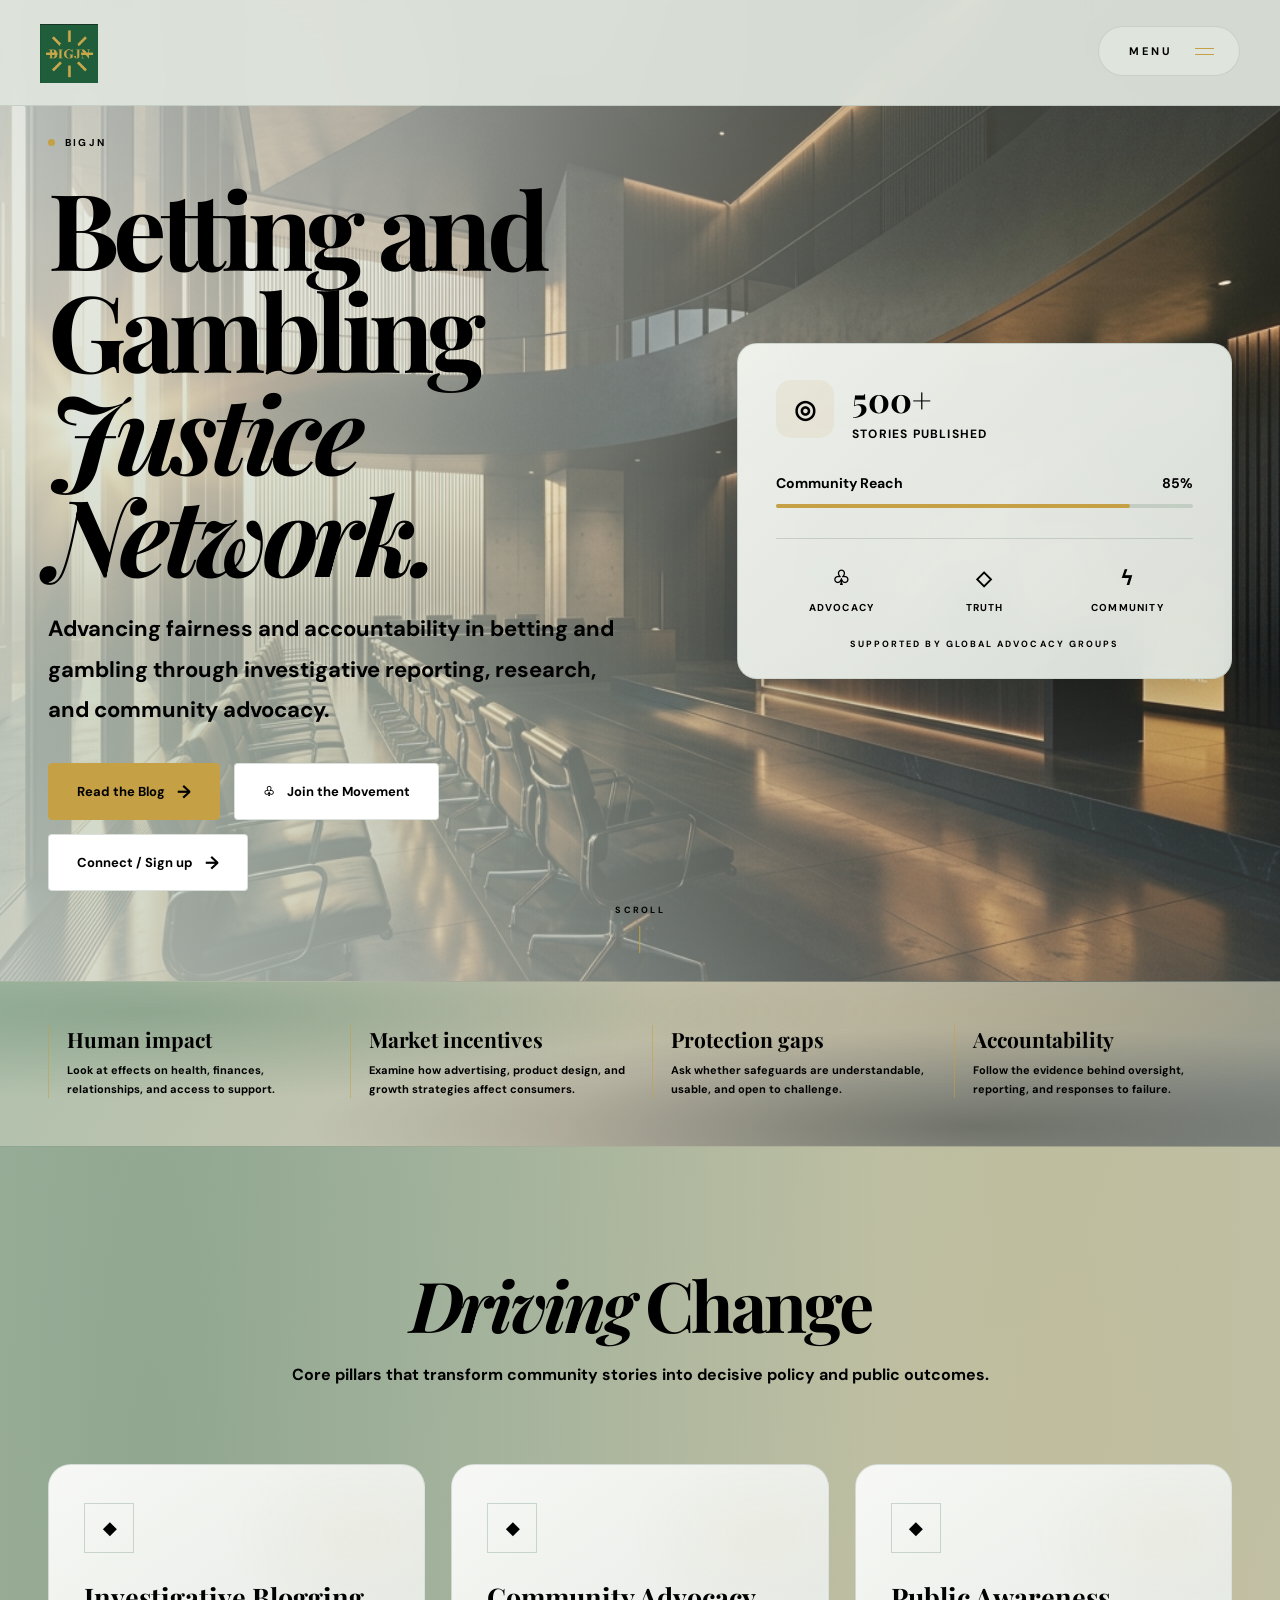
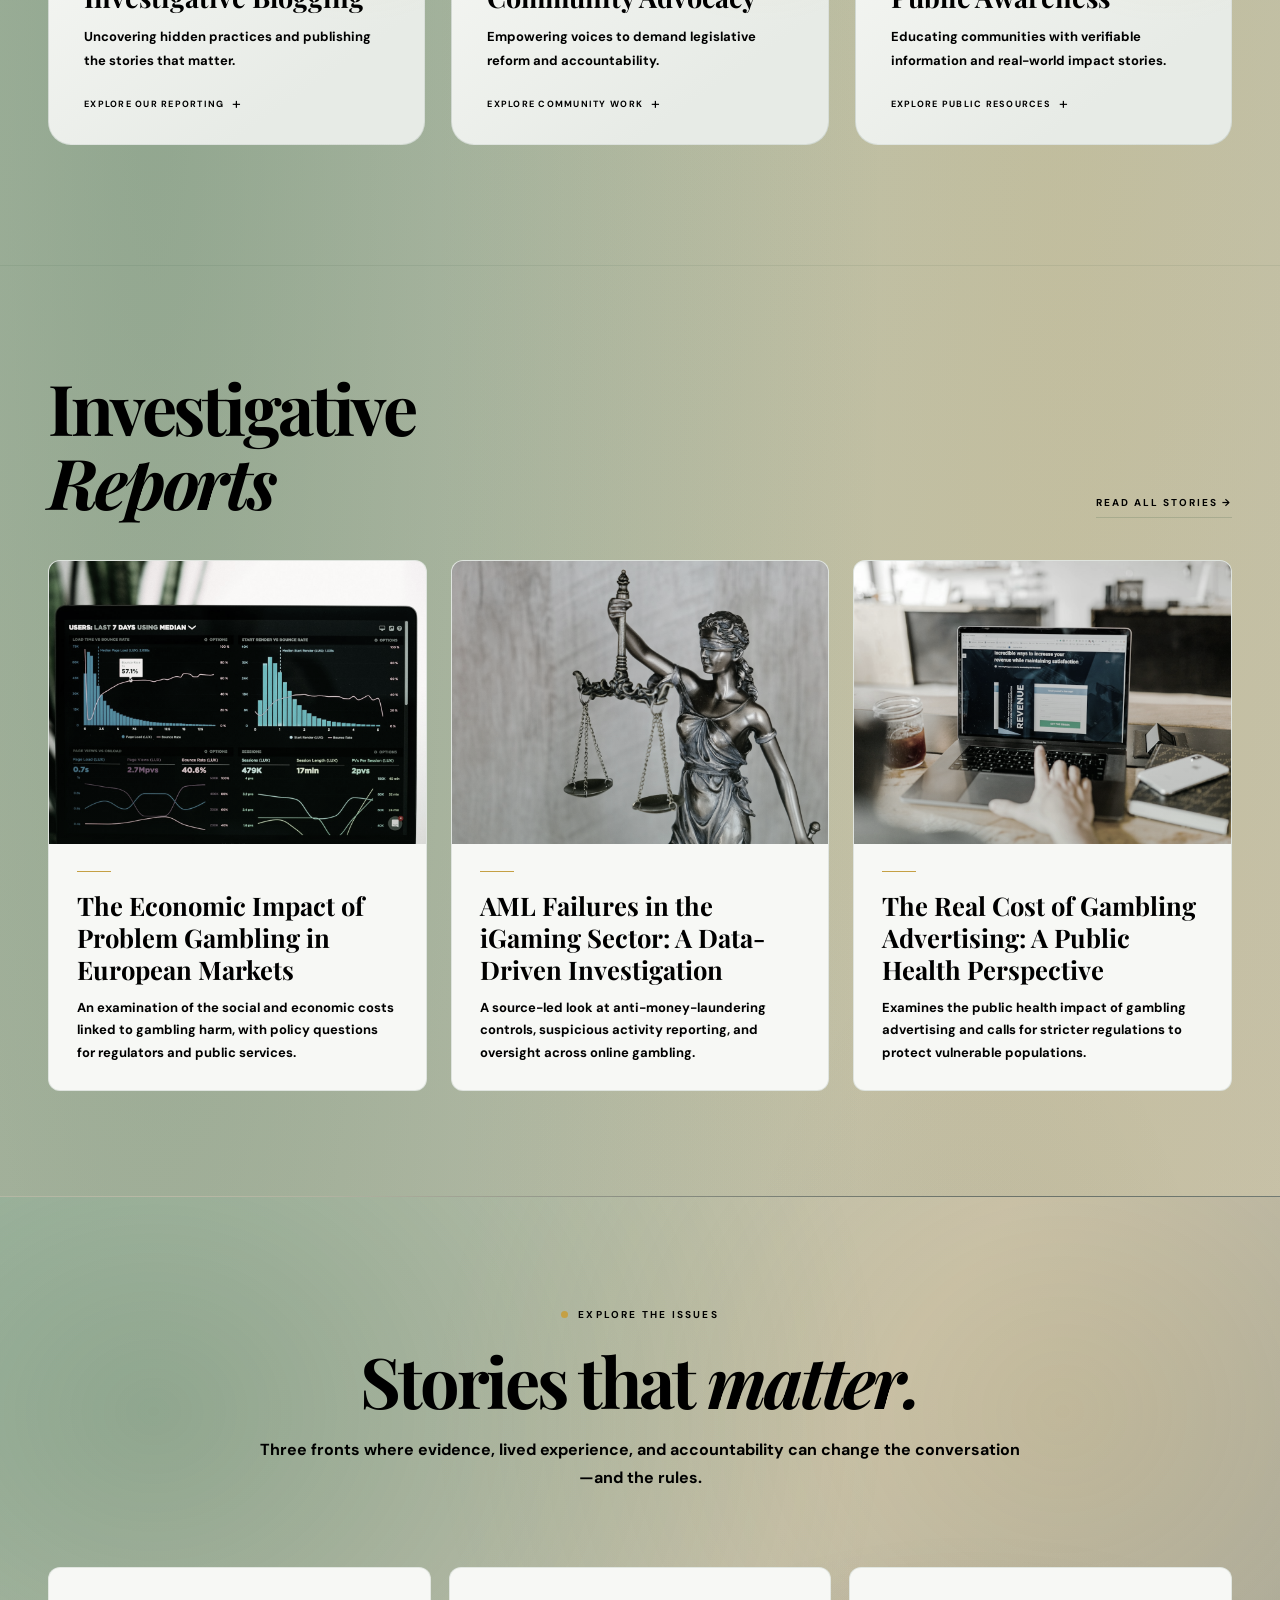
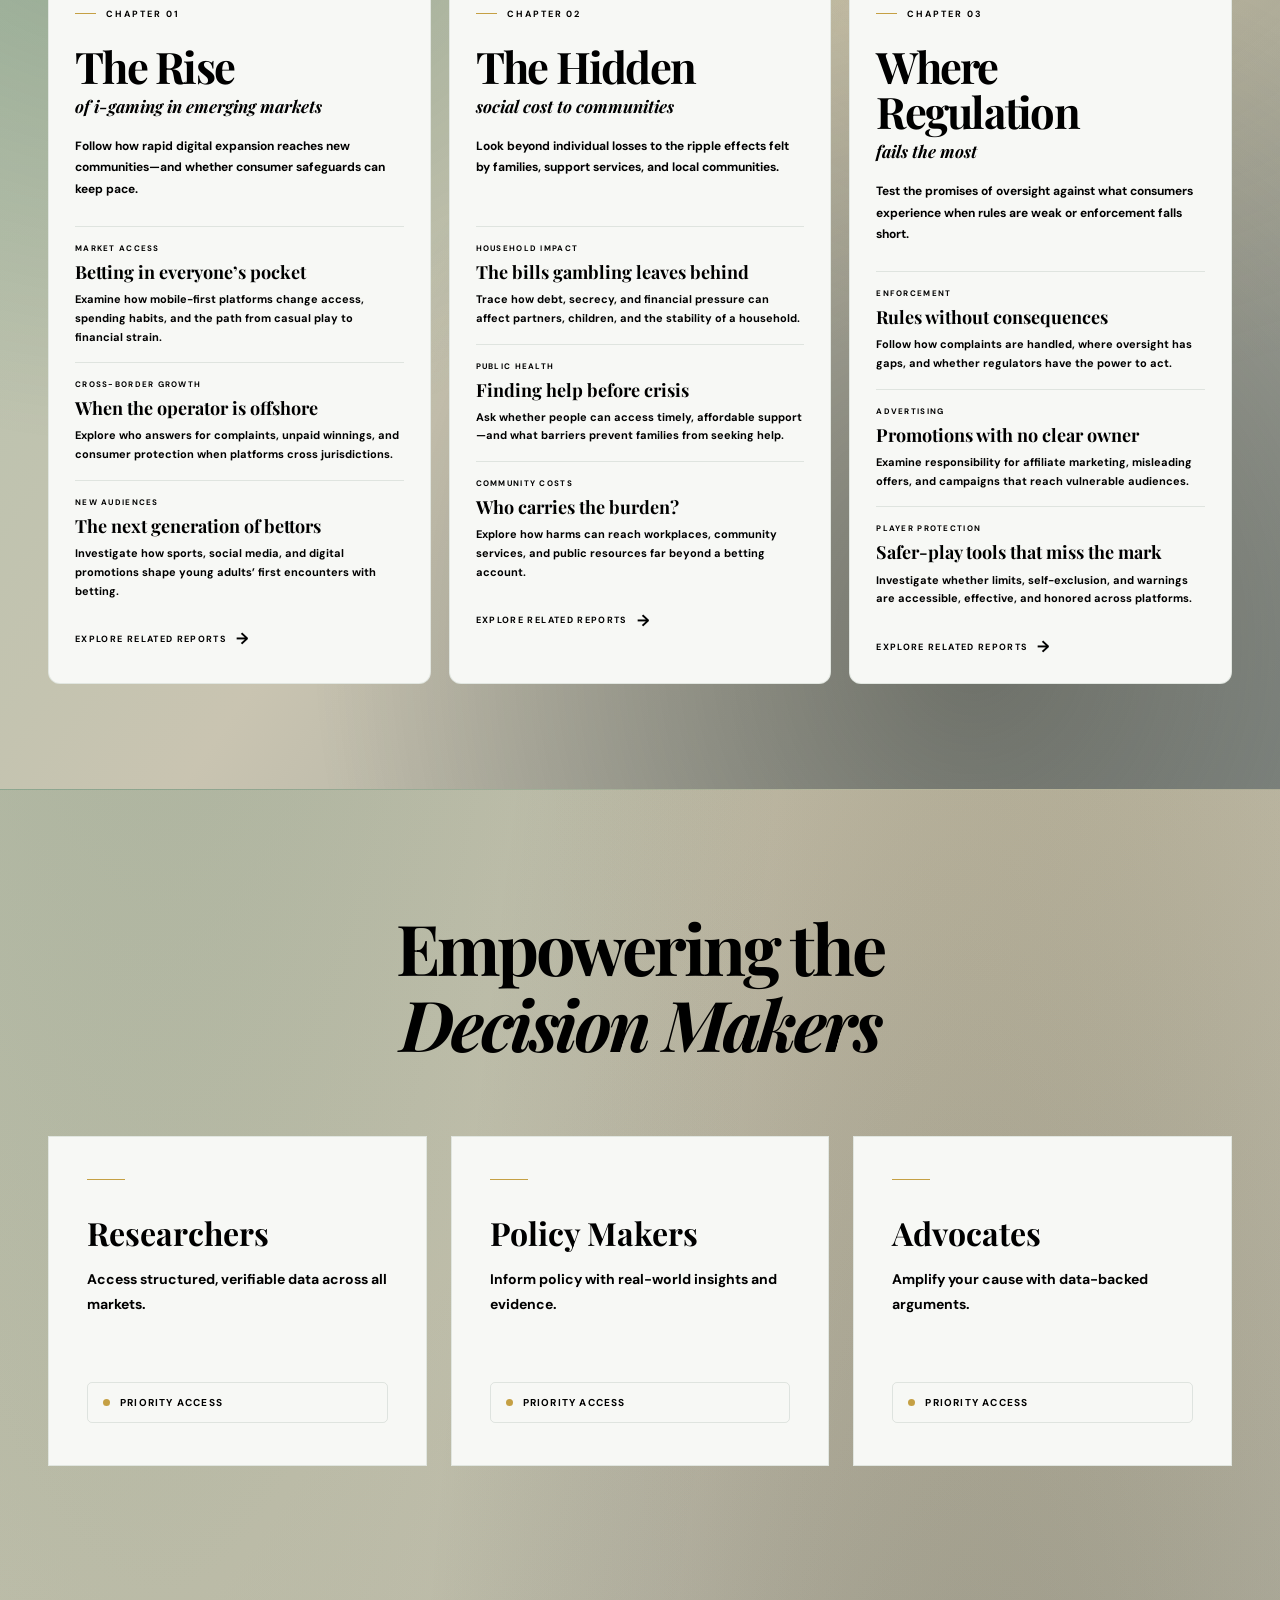
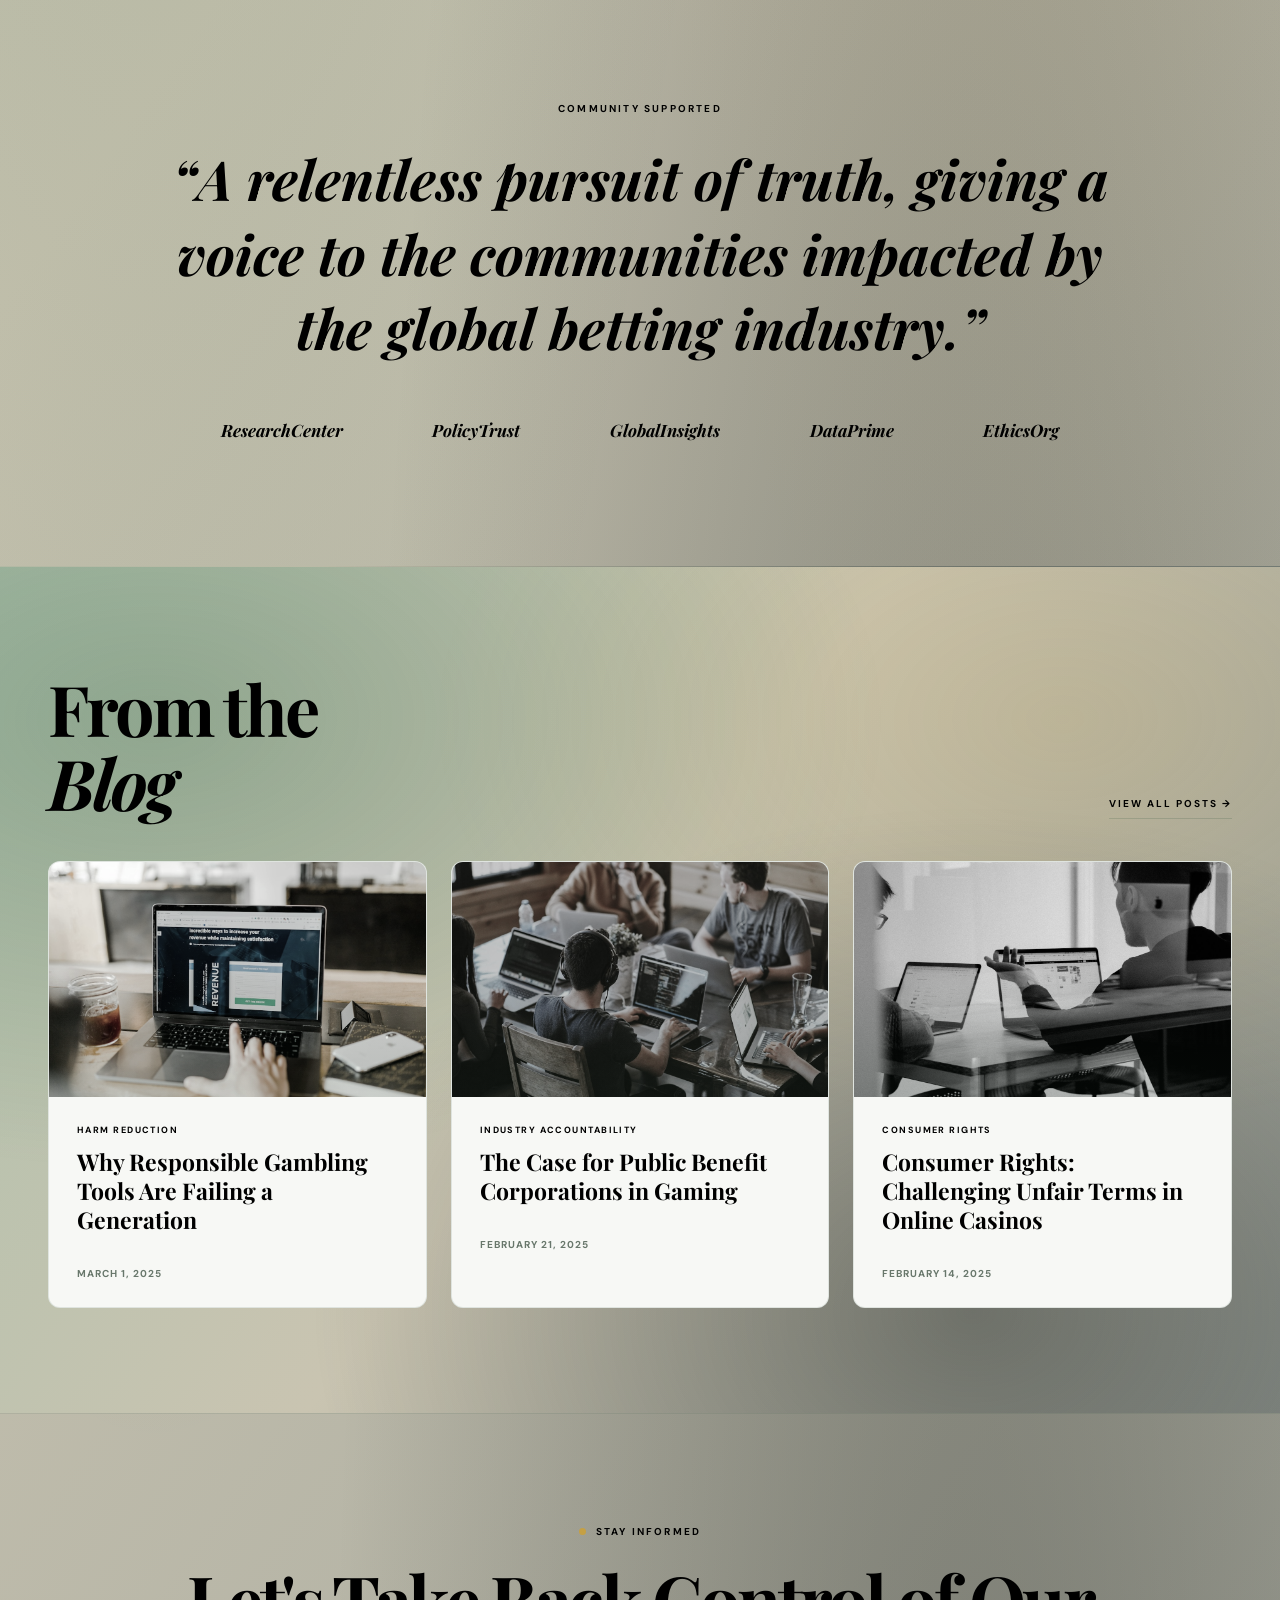
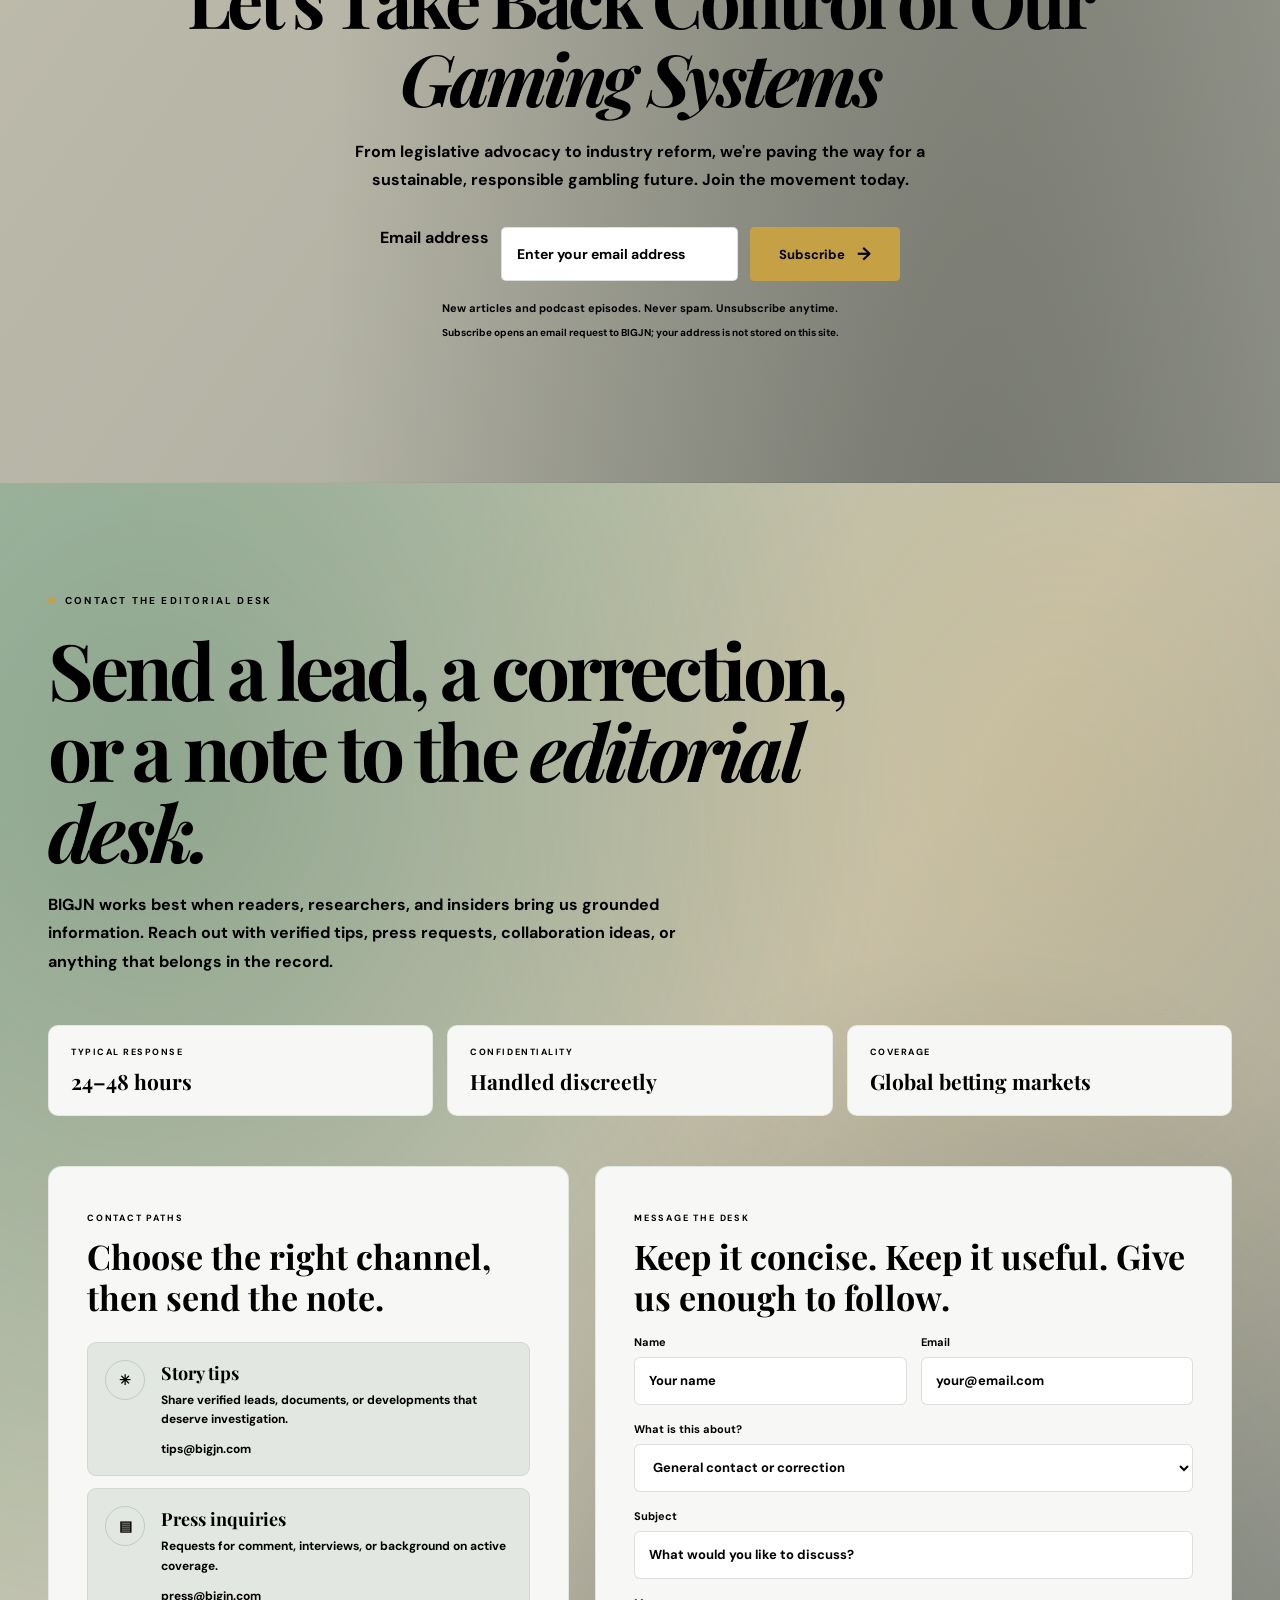
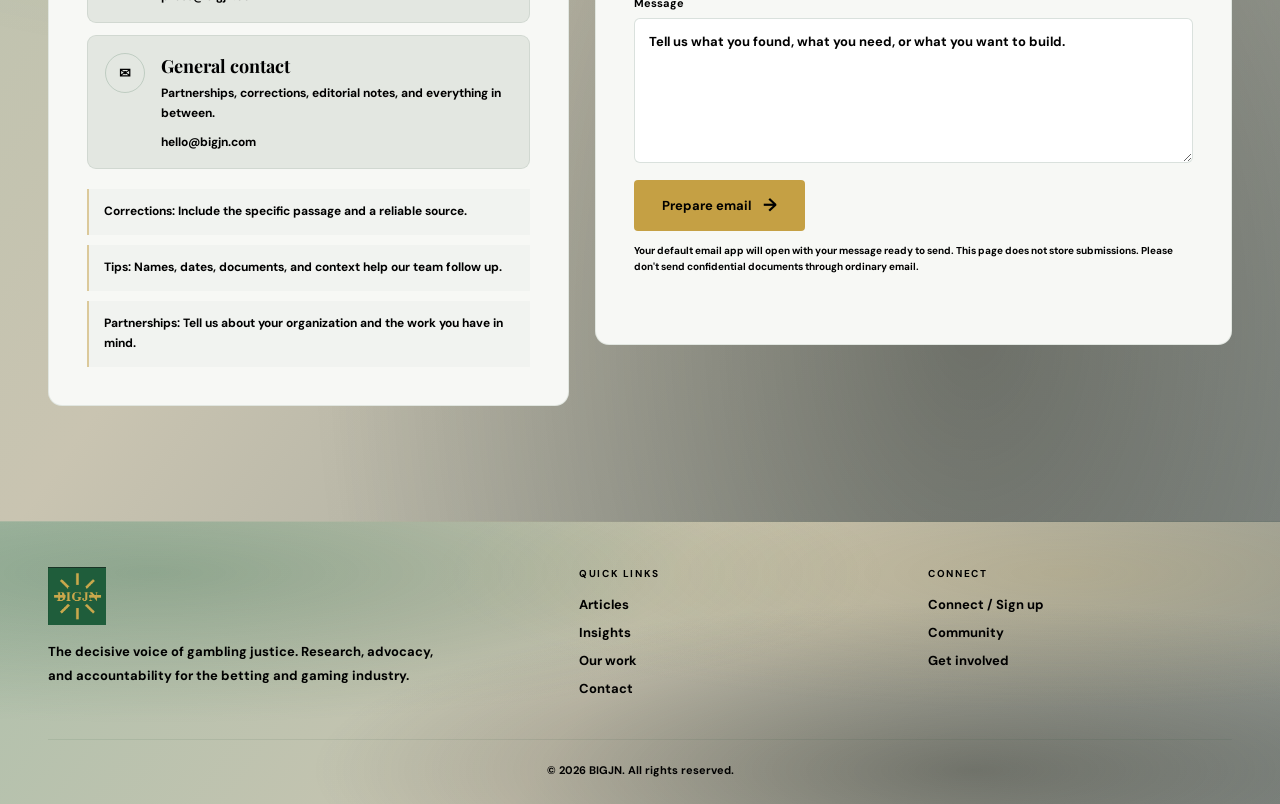
<file: index.html>
<!doctype html>
<html lang="en">
<head>
  <meta charset="utf-8">
  <meta name="viewport" content="width=device-width, initial-scale=1">
  <meta name="theme-color" content="#dfe4dc">
  <meta name="description" content="BIGJN advances fairness and accountability through investigative reporting, research, and community advocacy.">
  <title>BIGJN</title>
  <link rel="icon" type="image/png" href="logo.png">
  <link rel="preconnect" href="https://fonts.googleapis.com">
  <link rel="preconnect" href="https://fonts.gstatic.com" crossorigin>
  <link href="https://fonts.googleapis.com/css2?family=DM+Sans:wght@400;500;600;700&family=Playfair+Display:ital,wght@0,500;0,600;0,700;1,500;1,600&display=swap" rel="stylesheet">
  <style>
    :root {
      color-scheme: light;
      --ink: #1d392c;
      --ink-soft: #d3dad3;
      --paper: #dfe4dc;
      --muted: #66766b;
      --gold: #c5a044;
      --line: rgba(29,70,47,.16);
      --backdrop: radial-gradient(ellipse at 12% 18%, rgba(29,86,54,.26), transparent 46%), radial-gradient(ellipse at 83% 18%, rgba(197,160,68,.17), transparent 42%), radial-gradient(ellipse at 76% 88%, rgba(18,22,19,.38), transparent 48%), linear-gradient(125deg, #b0c1ac 0%, #c9c4b1 48%, #929892 100%);
      --serif: "Playfair Display", Georgia, serif;
      --sans: "DM Sans", Arial, sans-serif;
    }

    * { box-sizing: border-box; }
    html { scroll-behavior: smooth; scroll-padding-top: 116px; }
    body {
      margin: 0;
      background: var(--backdrop);
      color: var(--ink);
      font-family: var(--sans);
      -webkit-font-smoothing: antialiased;
    }
    body.menu-open { overflow: hidden; }
    a { color: inherit; text-decoration: none; }
    button { font: inherit; }
    .wrap { width: min(1240px, calc(100% - 96px)); margin-inline: auto; }
    .eyebrow {
      display: inline-flex;
      align-items: center;
      gap: 10px;
      color: var(--muted);
      font-size: 10px;
      font-weight: 600;
      letter-spacing: .22em;
      text-transform: uppercase;
    }
    .eyebrow::before { width: 7px; height: 7px; border-radius: 50%; background: var(--gold); content: ""; }
    .skip-link { position: absolute; z-index: 30; top: 10px; left: 10px; padding: 12px; transform: translateY(-160%); background: #fff; color: var(--ink); }
    .skip-link:focus { transform: translateY(0); }
    .site-brand { position: absolute; z-index: 20; top: 24px; left: max(40px, calc((100vw - 1240px) / 2)); display: block; width: 58px; height: 58px; }
    .site-brand img, .brand-logo { display: block; width: 100%; height: auto; }
    .brand-logo { width: 58px; margin-bottom: 15px; }
    .site-header { position: fixed; z-index: 20; inset: 0 0 auto; height: 106px; border-bottom: 1px solid rgba(29,70,47,.12); background: rgba(223,228,220,.94); backdrop-filter: blur(16px); }
    .site-header .site-brand { top: 24px; }
    .site-header .menu-button { top: 26px; }

    .menu-button {
      position: absolute;
      z-index: 21;
      top: 40px;
      right: max(40px, calc((100vw - 1240px) / 2));
      display: flex;
      align-items: center;
      gap: 22px;
      padding: 17px 25px 17px 30px;
      color: var(--ink);
      border: 1px solid rgba(29,70,47,.12);
      border-radius: 100px;
      background: rgba(223,228,220,.96);
      backdrop-filter: blur(16px);
      cursor: pointer;
      font-size: 11px;
      letter-spacing: .28em;
      transition: border-color .25s, background .25s;
    }
    .menu-button:hover { border-color: rgba(29,86,54,.4); background: #fff; }
    .menu-icon { display: grid; gap: 5px; }
    .menu-icon span { width: 19px; height: 1px; background: var(--gold); transition: transform .25s; }
    .menu-button[aria-expanded="true"] .menu-icon span:first-child { transform: translateY(3px) rotate(45deg); }
    .menu-button[aria-expanded="true"] .menu-icon span:last-child { transform: translateY(-3px) rotate(-45deg); }
    .menu-panel {
      position: fixed;
      z-index: 19;
      inset: 0;
      display: grid;
      align-content: center;
      justify-items: end;
      padding: 100px max(56px, calc((100vw - 1240px) / 2));
      background: var(--backdrop);
      opacity: 0;
      visibility: hidden;
      transition: opacity .3s, visibility .3s;
    }
    .menu-panel.open { opacity: 1; visibility: visible; }
    .menu-panel nav { display: grid; gap: 12px; }
    .menu-panel a {
      font-family: var(--serif);
      font-size: clamp(30px, 4vw, 52px);
      font-weight: 600;
      transition: color .2s, transform .2s;
    }
    .menu-panel a:hover { color: var(--gold); transform: translateX(8px); }
    .menu-note { margin-top: 45px; color: var(--muted); font-size: 10px; letter-spacing: .18em; text-transform: uppercase; }

    .hero {
      position: relative;
      display: flex;
      min-height: 820px;
      min-height: min(960px, 100svh);
      align-items: center;
      overflow: hidden;
      isolation: isolate;
      padding: 130px 0 90px;
    }
    .hero::before {
      position: absolute;
      z-index: -2;
      inset: 0;
      background: url("hero-bg.jpg") center 48% / cover no-repeat;
      content: "";
      opacity: 1;
    }
    .hero::after {
      position: absolute;
      z-index: -1;
      inset: 0;
      background:
        radial-gradient(ellipse at 84% 22%, rgba(197,160,68,.08), transparent 44%),
        radial-gradient(ellipse at 15% 75%, rgba(29,86,54,.12), transparent 48%),
        radial-gradient(ellipse at 88% 82%, rgba(18,22,19,.08), transparent 42%),
        linear-gradient(90deg, rgba(223,228,220,.78) 0%, rgba(223,228,220,.62) 31%, rgba(223,228,220,.22) 71%, rgba(223,228,220,.08) 100%),
        linear-gradient(0deg, rgba(223,228,220,.2) 0%, transparent 35%, rgba(223,228,220,.1) 100%);
      content: "";
    }
    .hero-grid { display: grid; grid-template-columns: 1fr .88fr; align-items: center; gap: 5vw; }
    .hero-copy { position: relative; z-index: 1; max-width: 700px; }
    .hero-copy .eyebrow { margin-bottom: 27px; }
    h1, h2, h3, p { margin-top: 0; }
    h1 {
      margin-bottom: 25px;
      font-family: var(--serif);
      font-size: clamp(68px, 8.3vw, 114px);
      font-weight: 600;
      letter-spacing: -.055em;
      line-height: .96;
    }
    .gold { color: var(--gold); }
    .italic { font-style: italic; }
    .hero-copy > p { max-width: 590px; margin-bottom: 32px; color: var(--muted); font-size: clamp(17px, 1.8vw, 22px); line-height: 1.85; }
    .actions { display: flex; flex-wrap: wrap; gap: 14px; }
    .button {
      display: inline-flex;
      min-height: 57px;
      align-items: center;
      justify-content: center;
      gap: 12px;
      padding: 0 28px;
      border: 1px solid var(--line);
      border-radius: 4px;
      background: #fff;
      color: var(--ink);
      font-size: 13px;
      font-weight: 600;
      transition: transform .2s, background .2s, border-color .2s;
    }
    .button:hover { transform: translateY(-2px); border-color: rgba(29,86,54,.4); }
    .button-primary { background: var(--gold); color: #fff; border-color: var(--gold); }
    .button-primary:hover { background: #1d5636; border-color: #1d5636; }
    .arrow { font-size: 18px; line-height: 1; }

    .impact-card {
      width: min(100%, 495px);
      justify-self: end;
      padding: 32px 38px 28px;
      border: 1px solid rgba(29,70,47,.12);
      border-radius: 20px;
      background: linear-gradient(135deg, rgba(240,242,237,.98), rgba(220,226,220,.97));
      box-shadow: 0 22px 80px rgba(0,0,0,.24);
      backdrop-filter: blur(18px);
    }
    .impact-top { display: flex; align-items: center; gap: 18px; }
    .target-icon {
      display: grid;
      width: 58px;
      height: 58px;
      place-items: center;
      border-radius: 15px;
      background: rgba(197,160,68,.1);
      color: var(--gold);
      font-size: 25px;
    }
    .impact-top strong { display: block; font-family: var(--serif); font-size: 34px; }
    .impact-top span { color: var(--muted); font-size: 12px; letter-spacing: .1em; }
    .reach { margin-top: 31px; }
    .reach-heading { display: flex; justify-content: space-between; font-size: 14px; }
    .reach-heading span:last-child { color: var(--gold); }
    .meter { height: 4px; margin-top: 12px; border-radius: 5px; background: rgba(29,70,47,.14); }
    .meter span { display: block; width: 85%; height: 100%; border-radius: inherit; background: var(--gold); }
    .values { display: grid; grid-template-columns: repeat(3, 1fr); gap: 12px; margin-top: 30px; padding-top: 26px; border-top: 1px solid var(--line); }
    .value { display: grid; justify-items: center; gap: 10px; color: var(--muted); font-size: 10px; letter-spacing: .12em; text-align: center; }
    .value b { color: var(--gold); font-size: 20px; font-weight: 400; }
    .support-note { margin: 24px 0 0; color: var(--muted); font-size: 9px; letter-spacing: .23em; text-align: center; }
    .scroll-cue { position: absolute; bottom: 28px; left: 50%; color: var(--muted); font-size: 9px; letter-spacing: .25em; text-transform: uppercase; transform: translateX(-50%); }
    .scroll-cue::after { display: block; width: 1px; height: 27px; margin: 10px auto 0; background: var(--gold); content: ""; }

    .focus-strip { padding: 43px 0 48px; border-block: 1px solid rgba(29,70,47,.09); background: var(--backdrop); }
    .focus-grid { display: grid; grid-template-columns: repeat(4, minmax(0, 1fr)); gap: 24px; }
    .focus-item { padding-left: 18px; border-left: 1px solid rgba(197,160,68,.55); }
    .focus-item h2 { margin: 0 0 8px; font-family: var(--serif); font-size: 21px; font-weight: 600; }
    .focus-item p { margin: 0; color: var(--muted); font-size: 11px; line-height: 1.7; }
    section[id] { scroll-margin-top: 116px; }

    section.content-section { padding: 120px 0; }
    .section-heading { max-width: 760px; margin: 0 auto 75px; text-align: center; }
    .section-heading h2 {
      margin-bottom: 18px;
      font-family: var(--serif);
      font-size: clamp(44px, 6vw, 70px);
      font-weight: 600;
      letter-spacing: -.045em;
      line-height: 1.08;
    }
    .section-heading p { margin-bottom: 0; color: var(--muted); font-size: 16px; line-height: 1.75; }
    .pillars { display: grid; grid-template-columns: repeat(3, 1fr); gap: 26px; }
    .pillar {
      min-height: 270px;
      border: 1px solid rgba(29,70,47,.11);
      border-radius: 23px;
      background: radial-gradient(ellipse at 82% 25%, rgba(197,160,68,.05), transparent 30%), linear-gradient(145deg, #f7f8f5, #e7ebe6 75%);
      transition: border-color .3s, background .3s;
    }
    .pillar:hover, .pillar[open] { border-color: rgba(29,86,54,.24); }
    .pillar-toggle { display: block; min-height: 270px; padding: 38px 35px 30px; cursor: pointer; list-style: none; }
    .pillar-toggle::-webkit-details-marker { display: none; }
    .pillar-toggle:focus-visible { outline: 2px solid var(--gold); outline-offset: -5px; border-radius: inherit; }
    .pillar-icon { display: grid; width: 50px; height: 50px; margin-bottom: 28px; place-items: center; border: 1px solid rgba(29,86,54,.2); color: var(--gold); font-size: 17px; transition: background .25s, transform .35s; }
    .pillar[open] .pillar-icon { transform: rotate(45deg); background: rgba(197,160,68,.1); }
    .pillar h3 { margin-bottom: 12px; font-family: var(--serif); font-size: 27px; line-height: 1.2; }
    .pillar-summary { margin: 0; color: var(--muted); font-size: 13px; line-height: 1.8; }
    .pillar-more { display: inline-flex; align-items: center; gap: 8px; margin-top: 21px; color: var(--gold); font-size: 9px; font-weight: 700; letter-spacing: .14em; text-transform: uppercase; }
    .pillar-more::after { content: "+"; font-size: 16px; font-weight: 400; transition: transform .25s; }
    .pillar[open] .pillar-more::after { transform: rotate(45deg); }
    .pillar-details { padding: 0 35px 30px; animation: pillar-reveal .25s ease-out; }
    .pillar-details p { margin: 0 0 14px; color: var(--muted); font-size: 13px; line-height: 1.8; }
    .pillar-details h4 { margin: 19px 0 9px; color: var(--ink); font-family: var(--serif); font-size: 18px; }
    .pillar-details ul { display: grid; gap: 9px; margin: 0; padding: 0; list-style: none; }
    .pillar-details li { position: relative; padding-left: 16px; color: var(--muted); font-size: 12px; line-height: 1.65; }
    .pillar-details li::before { position: absolute; top: .65em; left: 0; width: 6px; height: 1px; background: var(--gold); content: ""; }
    .pillar-link { display: inline-flex; margin-top: 19px; color: var(--gold); font-size: 10px; font-weight: 700; letter-spacing: .12em; text-transform: uppercase; }
    .pillar-link:hover { text-decoration: underline; }
    @keyframes pillar-reveal { from { opacity: 0; transform: translateY(-5px); } to { opacity: 1; transform: translateY(0); } }

    .image-section { padding: 105px 0; border-top: 1px solid rgba(29,70,47,.08); }
    .image-section.alt { background: var(--backdrop); }
    .image-section-heading { display: flex; align-items: end; justify-content: space-between; gap: 24px; margin-bottom: 42px; }
    .image-section-heading h2 { margin: 0; font-family: var(--serif); font-size: clamp(42px, 6vw, 70px); font-weight: 600; letter-spacing: -.045em; line-height: 1.05; }
    .section-link { padding-bottom: 8px; border-bottom: 1px solid var(--line); color: var(--muted); font-size: 10px; letter-spacing: .2em; text-transform: uppercase; white-space: nowrap; transition: color .2s, border-color .2s; }
    .section-link:hover { border-color: var(--gold); color: var(--gold); }
    .image-grid { display: grid; grid-template-columns: repeat(3, minmax(0, 1fr)); gap: 24px; }
    .image-card { display: flex; min-width: 0; flex-direction: column; overflow: hidden; border: 1px solid rgba(29,70,47,.11); border-radius: 12px; background: #f7f8f5; transition: transform .3s, border-color .3s; }
    .image-card:hover { transform: translateY(-5px); border-color: rgba(29,86,54,.24); }
    .image-card-photo { position: relative; overflow: hidden; aspect-ratio: 4 / 3; background: var(--ink-soft); }
    .blog-grid .image-card-photo { aspect-ratio: 16 / 10; }
    .image-card-photo img { display: block; width: 100%; height: 100%; object-fit: cover; filter: grayscale(65%); transition: transform .65s, filter .4s; }
    .image-card:hover .image-card-photo img { transform: scale(1.06); filter: grayscale(0); }
    .image-card-photo::after { position: absolute; inset: 45% 0 0; background: linear-gradient(transparent, rgba(29,57,41,.12)); content: ""; pointer-events: none; }
    .image-card-copy { display: flex; flex: 1; flex-direction: column; align-items: start; padding: 27px 28px 25px; }
    .image-card-rule { width: 34px; height: 1px; margin-bottom: 17px; background: var(--gold); transition: width .4s; }
    .image-card:hover .image-card-rule { width: 100%; }
    .image-card h3 { margin: 0 0 12px; font-family: var(--serif); font-size: clamp(21px, 2vw, 27px); font-weight: 600; line-height: 1.25; transition: color .2s; }
    .image-card:hover h3 { color: var(--gold); }
    .image-card p { margin: 0; color: var(--muted); font-size: 13px; line-height: 1.75; }
    .image-card-cta { display: inline-flex; align-items: center; gap: 9px; margin-top: 24px; color: var(--gold); font-size: 9px; font-weight: 700; letter-spacing: .16em; text-transform: uppercase; }
    .blog-category { margin-bottom: 12px; color: var(--gold); font-size: 9px; font-weight: 700; letter-spacing: .16em; text-transform: uppercase; }
    .blog-card h3 { font-size: 23px; }
    .blog-date { margin-top: 18px !important; color: #68776b !important; font-size: 10px !important; letter-spacing: .1em; }

    .chapters { padding: 105px 0; overflow: hidden; border-top: 1px solid rgba(29,70,47,.09); border-bottom: 1px solid rgba(29,70,47,.09); background: var(--backdrop); }
    .chapter-list { display: grid; grid-template-columns: repeat(3, minmax(0, 1fr)); gap: 18px; }
    .chapter {
      min-width: 0;
      padding: 30px 26px 26px;
      border: 1px solid rgba(29,70,47,.1);
      border-radius: 12px;
      background: #f7f8f5;
      transition: transform .25s, border-color .25s, background .25s;
    }
    .chapter:hover { transform: translateY(-4px); border-color: rgba(29,86,54,.2); background: linear-gradient(150deg, rgba(29,86,54,.04), #f7f8f5 72%); }
    .chapter-number { display: inline-flex; align-items: center; gap: 10px; color: var(--gold); font-size: 9px; font-weight: 700; letter-spacing: .22em; }
    .chapter-number::before { width: 21px; height: 1px; background: var(--gold); content: ""; }
    .chapter h3 { margin: 24px 0 5px; font-family: var(--serif); font-size: clamp(34px, 3.4vw, 45px); font-weight: 600; letter-spacing: -.04em; line-height: 1.04; }
    .chapter-subtitle { margin: 0; color: var(--gold); font-family: var(--serif); font-size: 17px; font-style: italic; line-height: 1.45; }
    .chapter-intro { min-height: 67px; margin: 17px 0 23px; color: var(--muted); font-size: 12px; line-height: 1.8; }
    .chapter-stories { display: grid; }
    .chapter-story { padding: 16px 0; border-top: 1px solid rgba(29,70,47,.11); }
    .chapter-story-label { display: block; margin-bottom: 7px; color: #68776b; font-size: 8px; font-weight: 700; letter-spacing: .16em; text-transform: uppercase; }
    .chapter-story h4 { margin: 0 0 6px; color: var(--ink); font-family: var(--serif); font-size: 18px; font-weight: 600; line-height: 1.35; }
    .chapter-story p { margin: 0; color: var(--muted); font-size: 11px; line-height: 1.7; }
    .chapter-more { display: inline-flex; align-items: center; gap: 9px; margin-top: 12px; color: var(--gold); font-size: 9px; font-weight: 700; letter-spacing: .15em; text-transform: uppercase; }
    .chapter-more span { font-size: 16px; transition: transform .2s; }
    .chapter-more:hover span { transform: translateX(4px); }

    .audiences { display: grid; grid-template-columns: repeat(3, 1fr); gap: 24px; }
    .audience { display: flex; min-height: 330px; flex-direction: column; padding: 42px 38px; border: 1px solid rgba(29,70,47,.1); background: #f7f8f5; transition: border-color .25s, background .25s; }
    .audience:hover { border-color: rgba(29,86,54,.2); background: #e3e7e1; }
    .audience-rule { width: 38px; height: 1px; margin-bottom: 31px; background: var(--gold); }
    .audience h3 { margin-bottom: 13px; font-family: var(--serif); font-size: 32px; }
    .audience p { flex: 1; color: var(--muted); font-size: 14px; line-height: 1.8; }
    .access { display: flex; align-items: center; gap: 10px; padding: 13px 15px; border: 1px solid rgba(29,70,47,.11); border-radius: 5px; color: var(--ink); font-size: 10px; letter-spacing: .12em; text-transform: uppercase; }
    .access::before { width: 7px; height: 7px; border-radius: 50%; background: var(--gold); content: ""; }

    .community { padding: 110px 0 125px; text-align: center; }
    .community .eyebrow::before { display: none; }
    .quote { max-width: 1000px; margin: 24px auto 55px; font-family: var(--serif); font-size: clamp(30px, 4.7vw, 55px); font-style: italic; line-height: 1.35; }
    .partners { display: flex; flex-wrap: wrap; justify-content: center; gap: 30px clamp(35px, 7vw, 100px); color: var(--muted); font-family: var(--serif); font-size: 17px; font-style: italic; }
    .join { padding: 105px 0 115px; border-top: 1px solid rgba(29,70,47,.09); text-align: center; }
    .join h2 { max-width: 980px; margin: 21px auto; font-family: var(--serif); font-size: clamp(42px, 6vw, 72px); letter-spacing: -.05em; line-height: 1.08; }
    .join p { max-width: 650px; margin: 0 auto 32px; color: var(--muted); font-size: 16px; line-height: 1.8; }
    .subscribe-form { display: flex; max-width: 520px; justify-content: center; gap: 12px; margin: 0 auto; }
    .subscribe-form input { flex: 1; min-width: 0; min-height: 54px; padding: 12px 15px; border: 1px solid rgba(29,70,47,.16); border-radius: 5px; outline: none; background: #fff; color: var(--ink); font: 14px var(--sans); }
    .subscribe-form input::placeholder { color: #708075; }
    .subscribe-form input:focus { border-color: var(--gold); box-shadow: 0 0 0 3px rgba(197,160,68,.1); }
    .subscribe-form .button { min-height: 54px; cursor: pointer; }
    .join .join-note { margin: 18px auto 0; font-size: 11px; }
    .join .join-disclosure { margin: 5px auto 0; color: var(--muted); font-size: 10px; }
    .join-status { min-height: 1.2em; margin: 12px auto 0 !important; color: var(--muted) !important; font-size: 11px !important; }
    .contact-section { padding: 105px 0 115px; overflow: hidden; border-top: 1px solid rgba(29,70,47,.09); background: var(--backdrop); }
    .contact-section, .contact-section * { min-width: 0; }
    .contact-heading { max-width: 820px; margin-bottom: 48px; }
    .contact-heading h2 { margin: 20px 0 18px; font-family: var(--serif); font-size: clamp(44px, 7vw, 78px); font-weight: 600; letter-spacing: -.05em; line-height: 1.04; }
    .contact-heading > p { max-width: 700px; margin: 0; color: var(--muted); font-size: 16px; line-height: 1.8; }
    .contact-summary { display: grid; grid-template-columns: repeat(3, minmax(0, 1fr)); gap: 14px; margin-bottom: 50px; }
    .contact-summary-item { padding: 20px 22px; border: 1px solid rgba(29,70,47,.09); border-radius: 10px; background: #f7f8f5; }
    .contact-summary-item span { display: block; margin-bottom: 9px; color: var(--muted); font-size: 9px; font-weight: 600; letter-spacing: .17em; text-transform: uppercase; }
    .contact-summary-item strong { font-family: var(--serif); font-size: clamp(16px, 2vw, 21px); font-weight: 500; overflow-wrap: anywhere; }
    .contact-layout { display: grid; grid-template-columns: minmax(0, .9fr) minmax(0, 1.1fr); align-items: start; gap: 26px; }
    .contact-paths, .contact-form { padding: clamp(23px, 4vw, 38px); border: 1px solid rgba(29,70,47,.1); border-radius: 14px; background: #f7f8f5; }
    .contact-panel-heading { margin-bottom: 24px; }
    .contact-panel-heading span { color: var(--gold); font-size: 9px; font-weight: 700; letter-spacing: .2em; text-transform: uppercase; }
    .contact-panel-heading h3 { margin: 10px 0 0; font-family: var(--serif); font-size: clamp(25px, 3vw, 34px); font-weight: 500; line-height: 1.2; }
    .contact-path-list { display: grid; gap: 12px; }
    .contact-path { display: grid; grid-template-columns: 42px minmax(0, 1fr); align-items: start; gap: 14px; padding: 17px; border: 1px solid rgba(29,70,47,.09); border-radius: 9px; background: #e3e7e1; }
    .contact-path-icon { display: grid; width: 40px; height: 40px; place-items: center; border: 1px solid rgba(29,86,54,.18); border-radius: 50%; color: var(--gold); font-size: 14px; }
    .contact-path h4 { margin: 1px 0 6px; font-family: var(--serif); font-size: 18px; font-weight: 600; }
    .contact-path p { margin: 0 0 7px; color: var(--muted); font-size: 12px; line-height: 1.65; }
    .contact-path a { color: var(--gold); font-size: 12px; overflow-wrap: anywhere; }
    .contact-path a:hover { text-decoration: underline; }
    .contact-guidance { display: grid; gap: 10px; margin-top: 20px; }
    .contact-guidance p { margin: 0; padding: 13px 15px; border-left: 2px solid rgba(197,160,68,.5); background: rgba(29,70,47,.025); color: var(--muted); font-size: 12px; line-height: 1.65; }
    .contact-form { display: grid; gap: 17px; }
    .contact-form .contact-panel-heading { margin-bottom: 0; }
    .contact-fields-row { display: grid; grid-template-columns: repeat(2, minmax(0, 1fr)); gap: 14px; }
    .contact-field { display: grid; gap: 8px; }
    .contact-field label { color: var(--ink); font-size: 11px; font-weight: 600; }
    .contact-field input, .contact-field select, .contact-field textarea {
      display: block;
      width: 100%;
      max-width: 100%;
      min-height: 48px;
      padding: 12px 14px;
      border: 1px solid rgba(29,70,47,.16);
      border-radius: 6px;
      outline: none;
      background: #fff;
      color: var(--ink);
      font: 13px var(--sans);
    }
    .contact-field textarea { min-height: 145px; resize: vertical; line-height: 1.65; }
    .contact-field input::placeholder, .contact-field textarea::placeholder { color: #708075; }
    .contact-field input:focus, .contact-field select:focus, .contact-field textarea:focus { border-color: var(--gold); box-shadow: 0 0 0 3px rgba(197,160,68,.1); }
    .contact-submit { justify-self: start; min-height: 51px; border: 0; cursor: pointer; }
    .contact-form-note { margin: -5px 0 0; color: #68776b; font-size: 10px; line-height: 1.6; }
    .contact-status { min-height: 1.2em; margin: 0; color: var(--gold); font-size: 12px; }
    footer { padding: 45px 0 27px; border-top: 1px solid rgba(29,70,47,.09); background: var(--backdrop); }
    .footer-grid { display: grid; grid-template-columns: 1.6fr 1fr 1fr; gap: 45px; padding-bottom: 42px; }
    .brand { margin: 0 0 13px; color: var(--gold); font-family: var(--serif); font-size: 25px; font-style: italic; }
    .footer-blurb { max-width: 400px; margin: 0; color: var(--muted); font-size: 13px; line-height: 1.8; }
    .footer-title { margin-bottom: 16px; color: var(--ink); font-size: 10px; letter-spacing: .16em; text-transform: uppercase; }
    .footer-links { display: grid; gap: 11px; color: var(--muted); font-size: 13px; }
    .footer-links a:hover { color: var(--gold); }
    .copyright { padding-top: 23px; border-top: 1px solid rgba(29,70,47,.09); color: #68776b; font-size: 11px; text-align: center; }

    @media (max-width: 900px) {
      .hero { min-height: 900px; }
      .hero-grid { grid-template-columns: 1fr; gap: 45px; }
      .impact-card { justify-self: start; width: min(100%, 520px); }
      .focus-grid { grid-template-columns: repeat(2, minmax(0, 1fr)); }
      .hero::after { background: radial-gradient(ellipse at 84% 22%, rgba(197,160,68,.08), transparent 44%), radial-gradient(ellipse at 15% 75%, rgba(29,86,54,.12), transparent 48%), radial-gradient(ellipse at 88% 82%, rgba(18,22,19,.08), transparent 42%), linear-gradient(90deg, rgba(223,228,220,.78), rgba(223,228,220,.4)), linear-gradient(0deg, rgba(223,228,220,.2), transparent 80%); }
      .pillars { grid-template-columns: minmax(0, 1fr); gap: 16px; }
      .audiences { gap: 16px; }
      .pillar, .audience { padding: 32px 27px; }
      .pillar h3, .audience h3 { font-size: 26px; }
      .image-grid { gap: 15px; }
      .image-card-copy { padding: 22px 20px; }
      .contact-layout { grid-template-columns: minmax(0, 1fr); gap: 18px; }
      .chapter-list { grid-template-columns: minmax(0, 1fr); gap: 14px; }
      .chapter-intro { min-height: 0; }
    }
    @media (max-width: 640px) {
      .wrap { width: calc(100% - 40px); }
      .site-header { height: 76px; }
      .site-header .site-brand { top: 10px; left: 20px; width: 48px; height: 48px; }
      .site-header .menu-button { top: 13px; right: 20px; }
      .menu-button { padding: 13px 17px 13px 20px; }
      .hero { min-height: auto; padding: 145px 0 82px; }
      .hero-grid { gap: 40px; }
      .hero-copy .eyebrow { font-size: 9px; letter-spacing: .16em; }
      h1 { font-size: clamp(57px, 16vw, 82px); }
      .hero-copy > p { font-size: 16px; line-height: 1.75; }
      .button { min-height: 53px; padding-inline: 19px; font-size: 12px; }
      .impact-card { padding: 25px 22px 23px; border-radius: 16px; }
      .target-icon { width: 49px; height: 49px; }
      .impact-top strong { font-size: 30px; }
      .support-note { font-size: 8px; letter-spacing: .15em; }
      .scroll-cue { display: none; }
      .focus-grid { grid-template-columns: 1fr; gap: 18px; }
      .focus-item { padding-left: 15px; }
      section.content-section { padding: 82px 0; }
      .section-heading { margin-bottom: 43px; }
      .section-heading h2 { font-size: 46px; }
      .section-heading p { font-size: 14px; }
      .pillars, .audiences { grid-template-columns: 1fr; gap: 14px; }
      .pillar { min-height: 0; }
      .pillar-toggle { min-height: 0; padding: 28px 25px 24px; }
      .pillar-icon { margin-bottom: 22px; }
      .pillar-details { padding: 0 25px 25px; }
      .image-section { padding: 82px 0; }
      .image-section-heading { align-items: start; flex-direction: column; margin-bottom: 32px; }
      .image-grid { grid-template-columns: 1fr; gap: 18px; }
      .image-card-copy { padding: 25px 24px; }
      .chapter { padding: 25px 22px; }
      .chapter h3 { margin-top: 19px; font-size: 39px; }
      .audience { min-height: 270px; }
      .community { padding: 82px 0; }
      .quote { margin: 22px auto 40px; }
      .partners { gap: 24px 30px; font-size: 15px; }
      .join { padding: 80px 0; }
      .join p { font-size: 14px; }
      .subscribe-form { flex-direction: column; }
      .subscribe-form .button { width: 100%; }
      .contact-section { padding: 78px 0 84px; }
      .contact-heading { margin-bottom: 32px; }
      .contact-heading h2 { font-size: clamp(41px, 12vw, 57px); }
      .contact-heading > p { font-size: 14px; }
      .contact-summary { grid-template-columns: minmax(0, 1fr); gap: 9px; margin-bottom: 28px; }
      .contact-summary-item { padding: 15px 17px; }
      .contact-summary-item strong { font-size: 18px; }
      .contact-paths, .contact-form { padding: 21px 17px; }
      .contact-fields-row { grid-template-columns: minmax(0, 1fr); }
      .contact-submit { width: 100%; }
      .footer-grid { grid-template-columns: 1fr 1fr; gap: 30px 20px; }
      .footer-about { grid-column: 1 / -1; }
      .menu-panel { justify-items: start; padding: 100px 28px; }
    }
    @media (prefers-reduced-motion: reduce) {
      *, *::before, *::after { scroll-behavior: auto !important; transition-duration: .01ms !important; animation-duration: .01ms !important; }
    }
    body, body * { color: #000 !important; font-weight: 700 !important; }
    body *::placeholder { color: #000 !important; font-weight: 700 !important; }
  </style>
</head>
<body>
  <a class="skip-link" href="#main">Skip to content</a>
  <header class="site-header">
    <a class="site-brand" href="#home" aria-label="BIGJN home"><img src="logo.png" alt="BIGJN"></a>
    <button class="menu-button" type="button" aria-expanded="false" aria-controls="menu-panel">
    <span>MENU</span><span class="menu-icon" aria-hidden="true"><span></span><span></span></span>
    </button>
  </header>
  <div class="menu-panel" id="menu-panel" aria-hidden="true">
    <div>
      <nav aria-label="Main navigation">
        <a href="#home">HOME</a>
        <a href="research.html">RESEARCH</a>
        <a href="insights.html">INSIGHTS</a>
        <a href="our-work.html">OUR WORK</a>
        <a href="community.html">COMMUNITY</a>
        <a href="connect.html">CONNECT</a>
        <a href="contact.html">CONTACT</a>
      </nav>
      <p class="menu-note">Justice in betting and gambling</p>
    </div>
  </div>

  <main id="main">
    <section class="hero" id="home">
      <div class="wrap hero-grid">
        <div class="hero-copy">
          <span class="eyebrow">BIGJN</span>
          <h1>Betting and<br>Gambling<br><span class="gold italic">Justice Network.</span></h1>
          <p>Advancing fairness and accountability in betting and gambling through investigative reporting, research, and community advocacy.</p>
          <div class="actions">
            <a class="button button-primary" href="research.html">Read the Blog <span class="arrow" aria-hidden="true">→</span></a>
            <a class="button" href="community.html"><span aria-hidden="true">♧</span> Join the Movement</a>
            <a class="button" href="connect.html">Connect / Sign up <span class="arrow" aria-hidden="true">→</span></a>
          </div>
        </div>
        <aside class="impact-card" aria-label="BIGJN public record">
          <div class="impact-top">
            <div class="target-icon" aria-hidden="true">◎</div>
            <div><strong>500+</strong><span>STORIES PUBLISHED</span></div>
          </div>
          <div class="reach">
            <div class="reach-heading"><span>Community Reach</span><span>85%</span></div>
            <div class="meter" aria-label="Community reach: 85%"><span></span></div>
          </div>
          <div class="values">
            <div class="value"><b aria-hidden="true">♧</b><span>ADVOCACY</span></div>
            <div class="value"><b aria-hidden="true">◇</b><span>TRUTH</span></div>
            <div class="value"><b aria-hidden="true">ϟ</b><span>COMMUNITY</span></div>
          </div>
          <p class="support-note">SUPPORTED BY GLOBAL ADVOCACY GROUPS</p>
        </aside>
      </div>
      <a class="scroll-cue" href="#impact">Scroll</a>
    </section>

    <section class="focus-strip" id="impact" aria-label="BIGJN reporting focus">
      <div class="wrap focus-grid">
        <article class="focus-item"><h2>Human impact</h2><p>Look at effects on health, finances, relationships, and access to support.</p></article>
        <article class="focus-item"><h2>Market incentives</h2><p>Examine how advertising, product design, and growth strategies affect consumers.</p></article>
        <article class="focus-item"><h2>Protection gaps</h2><p>Ask whether safeguards are understandable, usable, and open to challenge.</p></article>
        <article class="focus-item"><h2>Accountability</h2><p>Follow the evidence behind oversight, reporting, and responses to failure.</p></article>
      </div>
    </section>

    <section class="content-section" id="pillars">
      <div class="wrap">
        <header class="section-heading">
          <h2><span class="italic">Driving</span> <span class="gold">Change</span></h2>
          <p>Core pillars that transform community stories into decisive policy and public outcomes.</p>
        </header>
        <div class="pillars">
          <details class="pillar">
            <summary class="pillar-toggle">
              <span class="pillar-icon" aria-hidden="true">◆</span>
              <h3>Investigative Blogging</h3>
              <p class="pillar-summary">Uncovering hidden practices and publishing the stories that matter.</p>
              <span class="pillar-more">Explore our reporting</span>
            </summary>
            <div class="pillar-details">
              <p>We follow the evidence behind the betting industry, examine decisions that affect consumers, and make complex findings clear to the public.</p>
              <h4>What this work includes</h4>
              <ul>
                <li>Reviewing public records, research, policies, and first-hand accounts.</li>
                <li>Investigating advertising, consumer terms, safer-play tools, and market oversight.</li>
                <li>Publishing sourced reporting that distinguishes documented facts from open questions.</li>
              </ul>
              <a class="pillar-link" href="research.html">Visit Research <span aria-hidden="true">→</span></a>
            </div>
          </details>
          <details class="pillar">
            <summary class="pillar-toggle">
              <span class="pillar-icon" aria-hidden="true">◆</span>
              <h3>Community Advocacy</h3>
              <p class="pillar-summary">Empowering voices to demand legislative reform and accountability.</p>
              <span class="pillar-more">Explore community work</span>
            </summary>
            <div class="pillar-details">
              <p>People closest to an issue bring essential context. We help surface those perspectives and connect them with evidence that can inform public discussion.</p>
              <h4>How we support advocacy</h4>
              <ul>
                <li>Elevating lived experience respectfully and with care for contributors.</li>
                <li>Connecting community concerns with research, policy, and public accountability.</li>
                <li>Making room for constructive dialogue among advocates, researchers, and decision makers.</li>
              </ul>
              <a class="pillar-link" href="community.html">Visit Community <span aria-hidden="true">→</span></a>
            </div>
          </details>
          <details class="pillar">
            <summary class="pillar-toggle">
              <span class="pillar-icon" aria-hidden="true">◆</span>
              <h3>Public Awareness</h3>
              <p class="pillar-summary">Educating communities with verifiable information and real-world impact stories.</p>
              <span class="pillar-more">Explore public resources</span>
            </summary>
            <div class="pillar-details">
              <p>Clear information helps people recognize how betting products and industry practices work, where to find safeguards, and what questions deserve scrutiny.</p>
              <h4>What we aim to make clearer</h4>
              <ul>
                <li>How promotions, product design, and consumer terms can shape decisions.</li>
                <li>Where to look for independent evidence, oversight, and available support.</li>
                <li>Why individual stories connect to wider public-health and policy questions.</li>
              </ul>
              <a class="pillar-link" href="research.html">Explore the stories <span aria-hidden="true">→</span></a>
            </div>
          </details>
        </div>
      </div>
    </section>

    <section class="image-section" id="reports">
      <div class="wrap">
        <header class="image-section-heading">
          <h2>Investigative<br><span class="gold italic">Reports</span></h2>
          <a class="section-link" href="research.html#reports">Read All Stories <span aria-hidden="true">→</span></a>
        </header>
        <div class="image-grid">
          <article class="image-card">
            <div class="image-card-photo"><img src="economic-impact.jpg" alt="Data analytics dashboard" loading="lazy" decoding="async" width="1200" height="900"></div>
            <div class="image-card-copy">
              <span class="image-card-rule"></span>
              <h3>The Economic Impact of Problem Gambling in European Markets</h3>
              <p>An examination of the social and economic costs linked to gambling harm, with policy questions for regulators and public services.</p>
            </div>
          </article>
          <article class="image-card">
            <div class="image-card-photo"><img src="legal-research.jpg" alt="Legal documents and research papers" loading="lazy" decoding="async" width="1200" height="900"></div>
            <div class="image-card-copy">
              <span class="image-card-rule"></span>
              <h3>AML Failures in the iGaming Sector: A Data-Driven Investigation</h3>
              <p>A source-led look at anti-money-laundering controls, suspicious activity reporting, and oversight across online gambling.</p>
            </div>
          </article>
          <article class="image-card">
            <div class="image-card-photo"><img src="responsible-gambling.jpg" alt="Responsible gambling awareness concept" loading="lazy" decoding="async" width="1200" height="900"></div>
            <div class="image-card-copy">
              <span class="image-card-rule"></span>
              <h3>The Real Cost of Gambling Advertising: A Public Health Perspective</h3>
              <p>Examines the public health impact of gambling advertising and calls for stricter regulations to protect vulnerable populations.</p>
            </div>
          </article>
        </div>
      </div>
    </section>

    <section class="chapters" id="stories">
      <div class="wrap">
        <header class="section-heading">
          <span class="eyebrow">Explore the issues</span>
          <h2 style="margin-top:20px">Stories that <span class="gold italic">matter.</span></h2>
          <p>Three fronts where evidence, lived experience, and accountability can change the conversation—and the rules.</p>
        </header>
        <div class="chapter-list">
          <article class="chapter">
            <span class="chapter-number">CHAPTER 01</span>
            <h3>The Rise</h3>
            <p class="chapter-subtitle">of i-gaming in emerging markets</p>
            <p class="chapter-intro">Follow how rapid digital expansion reaches new communities—and whether consumer safeguards can keep pace.</p>
            <div class="chapter-stories">
              <article class="chapter-story">
                <span class="chapter-story-label">Market access</span>
                <h4>Betting in everyone’s pocket</h4>
                <p>Examine how mobile-first platforms change access, spending habits, and the path from casual play to financial strain.</p>
              </article>
              <article class="chapter-story">
                <span class="chapter-story-label">Cross-border growth</span>
                <h4>When the operator is offshore</h4>
                <p>Explore who answers for complaints, unpaid winnings, and consumer protection when platforms cross jurisdictions.</p>
              </article>
              <article class="chapter-story">
                <span class="chapter-story-label">New audiences</span>
                <h4>The next generation of bettors</h4>
                <p>Investigate how sports, social media, and digital promotions shape young adults’ first encounters with betting.</p>
              </article>
            </div>
            <a class="chapter-more" href="#reports">Explore related reports <span aria-hidden="true">→</span></a>
          </article>
          <article class="chapter">
            <span class="chapter-number">CHAPTER 02</span>
            <h3>The Hidden</h3>
            <p class="chapter-subtitle">social cost to communities</p>
            <p class="chapter-intro">Look beyond individual losses to the ripple effects felt by families, support services, and local communities.</p>
            <div class="chapter-stories">
              <article class="chapter-story">
                <span class="chapter-story-label">Household impact</span>
                <h4>The bills gambling leaves behind</h4>
                <p>Trace how debt, secrecy, and financial pressure can affect partners, children, and the stability of a household.</p>
              </article>
              <article class="chapter-story">
                <span class="chapter-story-label">Public health</span>
                <h4>Finding help before crisis</h4>
                <p>Ask whether people can access timely, affordable support—and what barriers prevent families from seeking help.</p>
              </article>
              <article class="chapter-story">
                <span class="chapter-story-label">Community costs</span>
                <h4>Who carries the burden?</h4>
                <p>Explore how harms can reach workplaces, community services, and public resources far beyond a betting account.</p>
              </article>
            </div>
            <a class="chapter-more" href="#reports">Explore related reports <span aria-hidden="true">→</span></a>
          </article>
          <article class="chapter">
            <span class="chapter-number">CHAPTER 03</span>
            <h3>Where Regulation</h3>
            <p class="chapter-subtitle">fails the most</p>
            <p class="chapter-intro">Test the promises of oversight against what consumers experience when rules are weak or enforcement falls short.</p>
            <div class="chapter-stories">
              <article class="chapter-story">
                <span class="chapter-story-label">Enforcement</span>
                <h4>Rules without consequences</h4>
                <p>Follow how complaints are handled, where oversight has gaps, and whether regulators have the power to act.</p>
              </article>
              <article class="chapter-story">
                <span class="chapter-story-label">Advertising</span>
                <h4>Promotions with no clear owner</h4>
                <p>Examine responsibility for affiliate marketing, misleading offers, and campaigns that reach vulnerable audiences.</p>
              </article>
              <article class="chapter-story">
                <span class="chapter-story-label">Player protection</span>
                <h4>Safer-play tools that miss the mark</h4>
                <p>Investigate whether limits, self-exclusion, and warnings are accessible, effective, and honored across platforms.</p>
              </article>
            </div>
            <a class="chapter-more" href="#reports">Explore related reports <span aria-hidden="true">→</span></a>
          </article>
        </div>
      </div>
    </section>

    <section class="content-section" id="decision-makers">
      <div class="wrap">
        <header class="section-heading">
          <h2>Empowering the<br><span class="gold italic">Decision Makers</span></h2>
        </header>
        <div class="audiences">
          <article class="audience">
            <div class="audience-rule"></div>
            <h3>Researchers</h3>
            <p>Access structured, verifiable data across all markets.</p>
            <div class="access">Priority Access</div>
          </article>
          <article class="audience">
            <div class="audience-rule"></div>
            <h3>Policy Makers</h3>
            <p>Inform policy with real-world insights and evidence.</p>
            <div class="access">Priority Access</div>
          </article>
          <article class="audience">
            <div class="audience-rule"></div>
            <h3>Advocates</h3>
            <p>Amplify your cause with data-backed arguments.</p>
            <div class="access">Priority Access</div>
          </article>
        </div>
      </div>
    </section>

    <section class="community" id="community">
      <div class="wrap">
        <span class="eyebrow">Community Supported</span>
        <blockquote class="quote">“A relentless pursuit of truth, giving a voice to the <span class="gold">communities impacted by the global betting industry.</span>”</blockquote>
        <div class="partners" aria-label="Community partners">
          <span>ResearchCenter</span><span>PolicyTrust</span><span>GlobalInsights</span><span>DataPrime</span><span>EthicsOrg</span>
        </div>
      </div>
    </section>

    <section class="image-section alt" id="blog">
      <div class="wrap">
        <header class="image-section-heading">
          <h2>From the<br><span class="gold italic">Blog</span></h2>
          <a class="section-link" href="research.html#blog">View All Posts <span aria-hidden="true">→</span></a>
        </header>
        <div class="image-grid blog-grid">
          <article class="image-card blog-card">
            <div class="image-card-photo"><img src="responsible-gambling.jpg" alt="Responsible gambling awareness concept" loading="lazy" decoding="async" width="1200" height="750"></div>
            <div class="image-card-copy">
              <span class="blog-category">Harm Reduction</span>
              <h3>Why Responsible Gambling Tools Are Failing a Generation</h3>
              <p class="blog-date">MARCH 1, 2025</p>
            </div>
          </article>
          <article class="image-card blog-card">
            <div class="image-card-photo"><img src="community-team.jpg" alt="Team collaborating in a meeting room" loading="lazy" decoding="async" width="1200" height="750"></div>
            <div class="image-card-copy">
              <span class="blog-category">Industry Accountability</span>
              <h3>The Case for Public Benefit Corporations in Gaming</h3>
              <p class="blog-date">FEBRUARY 21, 2025</p>
            </div>
          </article>
          <article class="image-card blog-card">
            <div class="image-card-photo"><img src="policy-meeting.jpg" alt="Professional meeting in a conference room" loading="lazy" decoding="async" width="1200" height="750"></div>
            <div class="image-card-copy">
              <span class="blog-category">Consumer Rights</span>
              <h3>Consumer Rights: Challenging Unfair Terms in Online Casinos</h3>
              <p class="blog-date">FEBRUARY 14, 2025</p>
            </div>
          </article>
        </div>
      </div>
    </section>

    <section class="join" id="join">
      <div class="wrap">
        <span class="eyebrow">Stay Informed</span>
        <h2>Let's Take Back Control of Our <span class="gold italic">Gaming Systems</span></h2>
        <p>From legislative advocacy to industry reform, we're paving the way for a sustainable, responsible gambling future. Join the movement today.</p>
        <form class="subscribe-form" id="subscribe-form">
          <label class="sr-only" for="subscribe-email">Email address</label>
          <input id="subscribe-email" name="email" type="email" autocomplete="email" placeholder="Enter your email address" required>
          <button class="button button-primary" type="submit">Subscribe <span class="arrow" aria-hidden="true">→</span></button>
        </form>
        <p class="join-note">New articles and podcast episodes. Never spam. Unsubscribe anytime.</p>
        <p class="join-disclosure">Subscribe opens an email request to BIGJN; your address is not stored on this site.</p>
        <p class="join-status" id="subscribe-status" role="status" aria-live="polite"></p>
      </div>
    </section>

    <section class="contact-section" id="contact">
      <div class="wrap">
        <header class="contact-heading">
          <span class="eyebrow">Contact the editorial desk</span>
          <h2>Send a lead, a correction, or a note to the <span class="gold italic">editorial desk.</span></h2>
          <p>BIGJN works best when readers, researchers, and insiders bring us grounded information. Reach out with verified tips, press requests, collaboration ideas, or anything that belongs in the record.</p>
        </header>

        <div class="contact-summary" aria-label="Contact information">
          <div class="contact-summary-item"><span>Typical response</span><strong>24–48 hours</strong></div>
          <div class="contact-summary-item"><span>Confidentiality</span><strong>Handled discreetly</strong></div>
          <div class="contact-summary-item"><span>Coverage</span><strong>Global betting markets</strong></div>
        </div>

        <div class="contact-layout">
          <aside class="contact-paths" aria-labelledby="contact-paths-title">
            <header class="contact-panel-heading">
              <span>Contact paths</span>
              <h3 id="contact-paths-title">Choose the right channel, then send the note.</h3>
            </header>
            <div class="contact-path-list">
              <article class="contact-path">
                <span class="contact-path-icon" aria-hidden="true">✳</span>
                <div><h4>Story tips</h4><p>Share verified leads, documents, or developments that deserve investigation.</p><a href="mailto:tips@bigjn.com">tips@bigjn.com</a></div>
              </article>
              <article class="contact-path">
                <span class="contact-path-icon" aria-hidden="true">▤</span>
                <div><h4>Press inquiries</h4><p>Requests for comment, interviews, or background on active coverage.</p><a href="mailto:press@bigjn.com">press@bigjn.com</a></div>
              </article>
              <article class="contact-path">
                <span class="contact-path-icon" aria-hidden="true">✉</span>
                <div><h4>General contact</h4><p>Partnerships, corrections, editorial notes, and everything in between.</p><a href="mailto:hello@bigjn.com">hello@bigjn.com</a></div>
              </article>
            </div>
            <div class="contact-guidance">
              <p><strong>Corrections:</strong> Include the specific passage and a reliable source.</p>
              <p><strong>Tips:</strong> Names, dates, documents, and context help our team follow up.</p>
              <p><strong>Partnerships:</strong> Tell us about your organization and the work you have in mind.</p>
            </div>
          </aside>

          <form class="contact-form" id="contact-form">
            <header class="contact-panel-heading">
              <span>Message the desk</span>
              <h3>Keep it concise. Keep it useful. Give us enough to follow.</h3>
            </header>
            <div class="contact-fields-row">
              <div class="contact-field">
                <label for="contact-name">Name</label>
                <input id="contact-name" name="name" type="text" autocomplete="name" placeholder="Your name" required>
              </div>
              <div class="contact-field">
                <label for="contact-email">Email</label>
                <input id="contact-email" name="email" type="email" autocomplete="email" placeholder="your@email.com" required>
              </div>
            </div>
            <div class="contact-field">
              <label for="contact-topic">What is this about?</label>
              <select id="contact-topic" name="topic">
                <option value="hello@bigjn.com">General contact or correction</option>
                <option value="tips@bigjn.com">A story tip</option>
                <option value="press@bigjn.com">A press inquiry</option>
              </select>
            </div>
            <div class="contact-field">
              <label for="contact-subject">Subject</label>
              <input id="contact-subject" name="subject" type="text" placeholder="What would you like to discuss?" required>
            </div>
            <div class="contact-field">
              <label for="contact-message">Message</label>
              <textarea id="contact-message" name="message" placeholder="Tell us what you found, what you need, or what you want to build." required></textarea>
            </div>
            <button class="button button-primary contact-submit" type="submit">Prepare email <span class="arrow" aria-hidden="true">→</span></button>
            <p class="contact-form-note">Your default email app will open with your message ready to send. This page does not store submissions. Please don't send confidential documents through ordinary email.</p>
            <p class="contact-status" id="contact-status" role="status" aria-live="polite"></p>
          </form>
        </div>
      </div>
    </section>
  </main>

  <footer>
    <div class="wrap">
      <div class="footer-grid">
        <div class="footer-about">
          <img class="brand-logo" src="logo.png" alt="BIGJN">
          <p class="footer-blurb">The decisive voice of gambling justice. Research, advocacy, and accountability for the betting and gaming industry.</p>
        </div>
        <div>
          <h3 class="footer-title">Quick Links</h3>
          <nav class="footer-links" aria-label="Quick links"><a href="research.html">Articles</a><a href="insights.html">Insights</a><a href="our-work.html">Our work</a><a href="contact.html">Contact</a></nav>
        </div>
        <div>
          <h3 class="footer-title">Connect</h3>
          <nav class="footer-links" aria-label="Connect"><a href="connect.html">Connect / Sign up</a><a href="community.html">Community</a><a href="contact.html">Get involved</a></nav>
        </div>
      </div>
      <div class="copyright">© 2026 BIGJN. All rights reserved.</div>
    </div>
  </footer>

  <script>
    const menuButton = document.querySelector(".menu-button");
    const menuPanel = document.querySelector(".menu-panel");

    function setMenuOpen(open) {
      menuButton.setAttribute("aria-expanded", String(open));
      menuPanel.setAttribute("aria-hidden", String(!open));
      menuPanel.classList.toggle("open", open);
      document.body.classList.toggle("menu-open", open);
    }

    menuButton.addEventListener("click", () => {
      setMenuOpen(menuButton.getAttribute("aria-expanded") !== "true");
    });

    menuPanel.querySelectorAll("a").forEach((link) => {
      link.addEventListener("click", () => setMenuOpen(false));
    });

    document.querySelector("#contact-form").addEventListener("submit", (event) => {
      event.preventDefault();
      const formData = new FormData(event.currentTarget);
      const recipient = formData.get("topic");
      const subject = String(formData.get("subject"));
      const body = [
        `Name: ${formData.get("name")}`,
        `Email: ${formData.get("email")}`,
        "",
        formData.get("message"),
      ].join("\n");
      const emailLink = `mailto:${recipient}?subject=${encodeURIComponent(subject)}&body=${encodeURIComponent(body)}`;
      document.querySelector("#contact-status").textContent = "Opening your email app...";
      window.location.href = emailLink;
    });

    document.querySelector("#subscribe-form").addEventListener("submit", (event) => {
      event.preventDefault();
      const email = new FormData(event.currentTarget).get("email");
      const subject = "Subscribe to BIGJN updates";
      const body = `Please subscribe this email address to BIGJN updates: ${email}`;
      document.querySelector("#subscribe-status").textContent = "Opening your email app to complete your subscription request...";
      window.location.href = `mailto:hello@bigjn.com?subject=${encodeURIComponent(subject)}&body=${encodeURIComponent(body)}`;
    });

    document.addEventListener("keydown", (event) => {
      if (event.key === "Escape" && menuButton.getAttribute("aria-expanded") === "true") {
        setMenuOpen(false);
        menuButton.focus();
      }
    });
  </script>
</body>
</html>
</file>
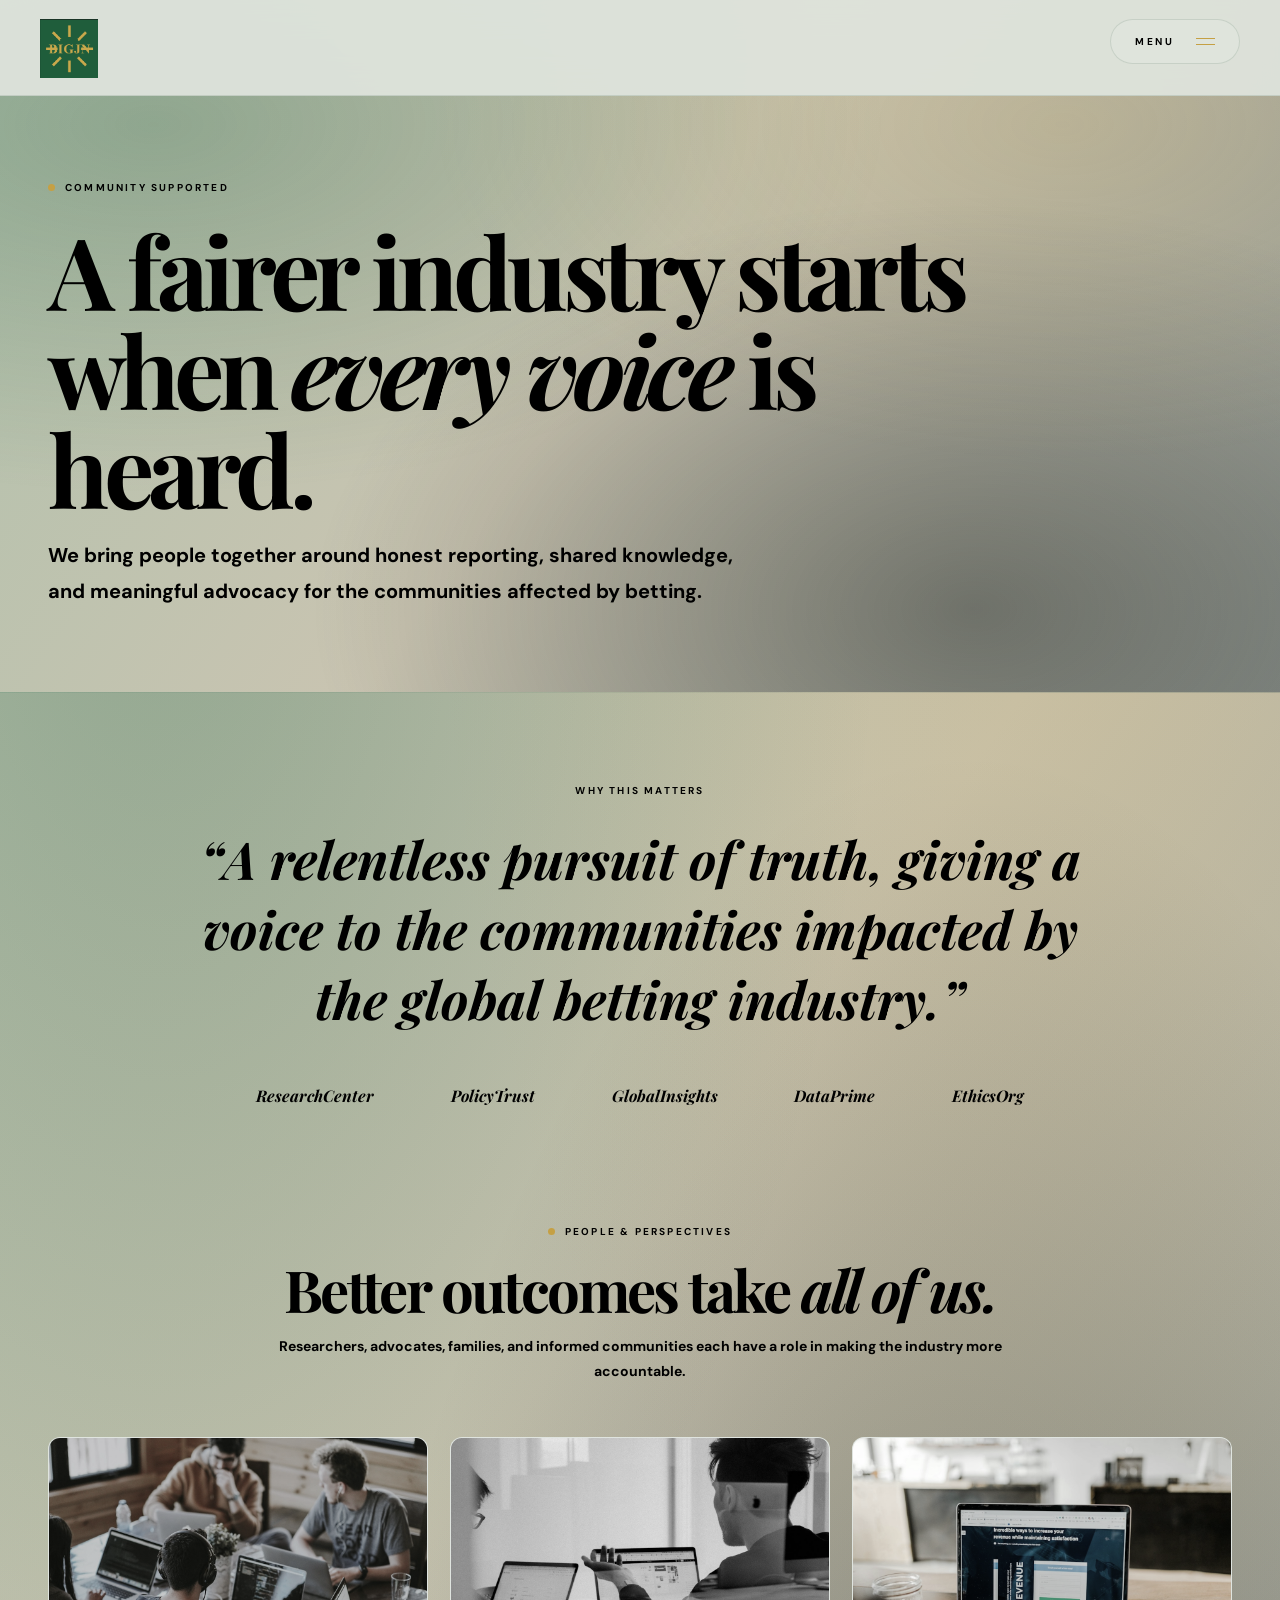
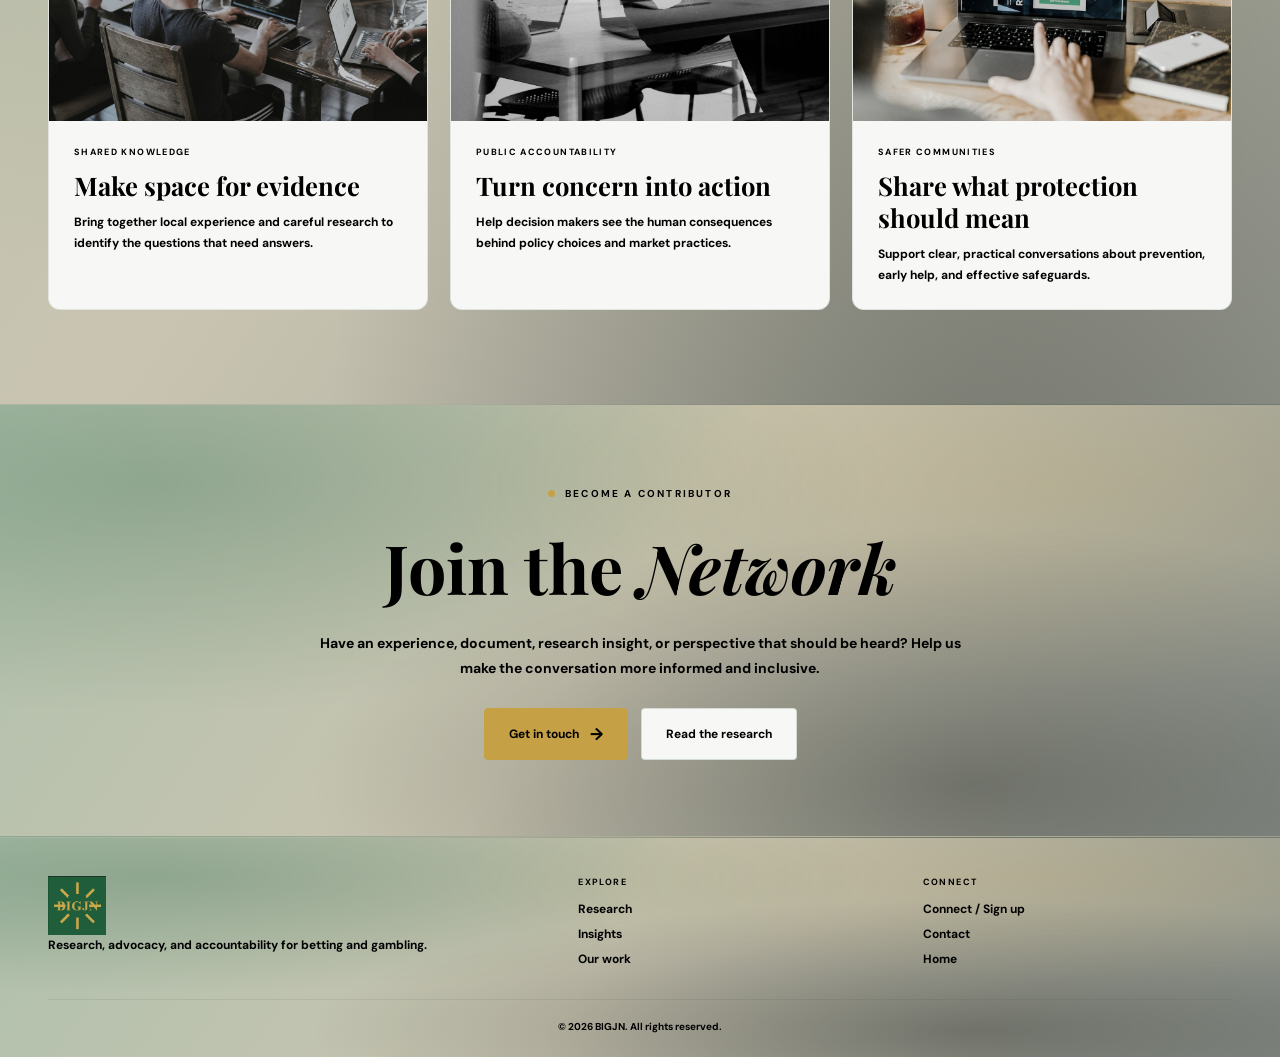
<file: community.html>
<!doctype html>
<html lang="en">
<head>
  <meta charset="utf-8">
  <meta name="viewport" content="width=device-width, initial-scale=1">
  <meta name="theme-color" content="#dfe4dc">
  <meta name="description" content="Join a community amplifying lived experience and advocating for a fair, accountable betting industry.">
  <title>Community | BIGJN</title>
  <link rel="icon" type="image/png" href="logo.png">
  <link rel="preconnect" href="https://fonts.googleapis.com">
  <link rel="preconnect" href="https://fonts.gstatic.com" crossorigin>
  <link href="https://fonts.googleapis.com/css2?family=DM+Sans:wght@400;500;600;700&family=Playfair+Display:ital,wght@0,500;0,600;0,700;1,500;1,600&display=swap" rel="stylesheet">
  <link rel="stylesheet" href="pages.css">
</head>
<body>
  <a class="skip-link" href="#main">Skip to content</a>
  <header class="site-header">
    <a class="site-brand" href="index.html" aria-label="BIGJN home"><img src="logo.png" alt="BIGJN"></a>
    <button class="menu-button" type="button" aria-expanded="false" aria-controls="menu-panel"><span>MENU</span><span class="menu-icon" aria-hidden="true"><span></span><span></span></span></button>
  </header>
  <div class="menu-panel" id="menu-panel" aria-hidden="true"><div><nav aria-label="Main navigation">
    <a href="index.html">HOME</a><a href="research.html">RESEARCH</a><a href="insights.html">INSIGHTS</a><a href="our-work.html">OUR WORK</a><a href="community.html" aria-current="page">COMMUNITY</a><a href="connect.html">CONNECT</a><a href="contact.html">CONTACT</a>
  </nav><p class="menu-note">Your voice belongs in the conversation</p></div></div>
  <main id="main">
    <header class="page-hero"><div class="wrap">
      <span class="eyebrow">Community supported</span>
      <h1>A fairer industry starts when <span class="gold italic">every voice</span> is heard.</h1>
      <p>We bring people together around honest reporting, shared knowledge, and meaningful advocacy for the communities affected by betting.</p>
    </div></header>
    <section class="community-quote"><div class="wrap">
      <span class="eyebrow">Why this matters</span>
      <blockquote class="quote">“A relentless pursuit of truth, giving a voice to the <span class="gold">communities impacted by the global betting industry.</span>”</blockquote>
      <div class="partners" aria-label="Community supporters"><span>ResearchCenter</span><span>PolicyTrust</span><span>GlobalInsights</span><span>DataPrime</span><span>EthicsOrg</span></div>
    </div></section>
    <section class="image-section"><div class="wrap">
      <header class="section-heading"><span class="eyebrow">People &amp; perspectives</span><h2>Better outcomes take <span class="gold italic">all of us.</span></h2><p>Researchers, advocates, families, and informed communities each have a role in making the industry more accountable.</p></header>
      <div class="image-grid">
        <article class="image-card"><div class="image-card-photo"><img src="community-team.jpg" alt="A team working together around a table" loading="lazy" decoding="async" width="1200" height="900"></div><div class="image-card-copy"><span class="blog-category">Shared knowledge</span><h3>Make space for evidence</h3><p>Bring together local experience and careful research to identify the questions that need answers.</p></div></article>
        <article class="image-card"><div class="image-card-photo"><img src="policy-meeting.jpg" alt="People collaborating in a professional meeting" loading="lazy" decoding="async" width="1200" height="900"></div><div class="image-card-copy"><span class="blog-category">Public accountability</span><h3>Turn concern into action</h3><p>Help decision makers see the human consequences behind policy choices and market practices.</p></div></article>
        <article class="image-card"><div class="image-card-photo"><img src="responsible-gambling.jpg" alt="Research and information on a laptop" loading="lazy" decoding="async" width="1200" height="900"></div><div class="image-card-copy"><span class="blog-category">Safer communities</span><h3>Share what protection should mean</h3><p>Support clear, practical conversations about prevention, early help, and effective safeguards.</p></div></article>
      </div>
    </div></section>
    <section class="community-callout"><div class="wrap"><span class="eyebrow">Become a contributor</span><h2>Join the <span class="gold italic">Network</span></h2><p>Have an experience, document, research insight, or perspective that should be heard? Help us make the conversation more informed and inclusive.</p><div class="actions"><a class="button button-primary" href="contact.html">Get in touch <span class="arrow" aria-hidden="true">→</span></a><a class="button" href="research.html">Read the research</a></div></div></section>
  </main>
  <footer class="site-footer"><div class="wrap"><div class="footer-grid"><div><img class="brand-logo" src="logo.png" alt="BIGJN"><p class="footer-blurb">Research, advocacy, and accountability for betting and gambling.</p></div><div><h3 class="footer-title">Explore</h3><nav class="footer-links"><a href="research.html">Research</a><a href="insights.html">Insights</a><a href="our-work.html">Our work</a></nav></div><div><h3 class="footer-title">Connect</h3><nav class="footer-links"><a href="connect.html">Connect / Sign up</a><a href="contact.html">Contact</a><a href="index.html">Home</a></nav></div></div><div class="copyright">© 2026 BIGJN. All rights reserved.</div></div></footer>
  <script src="site.js"></script>
</body>
</html>
</file>
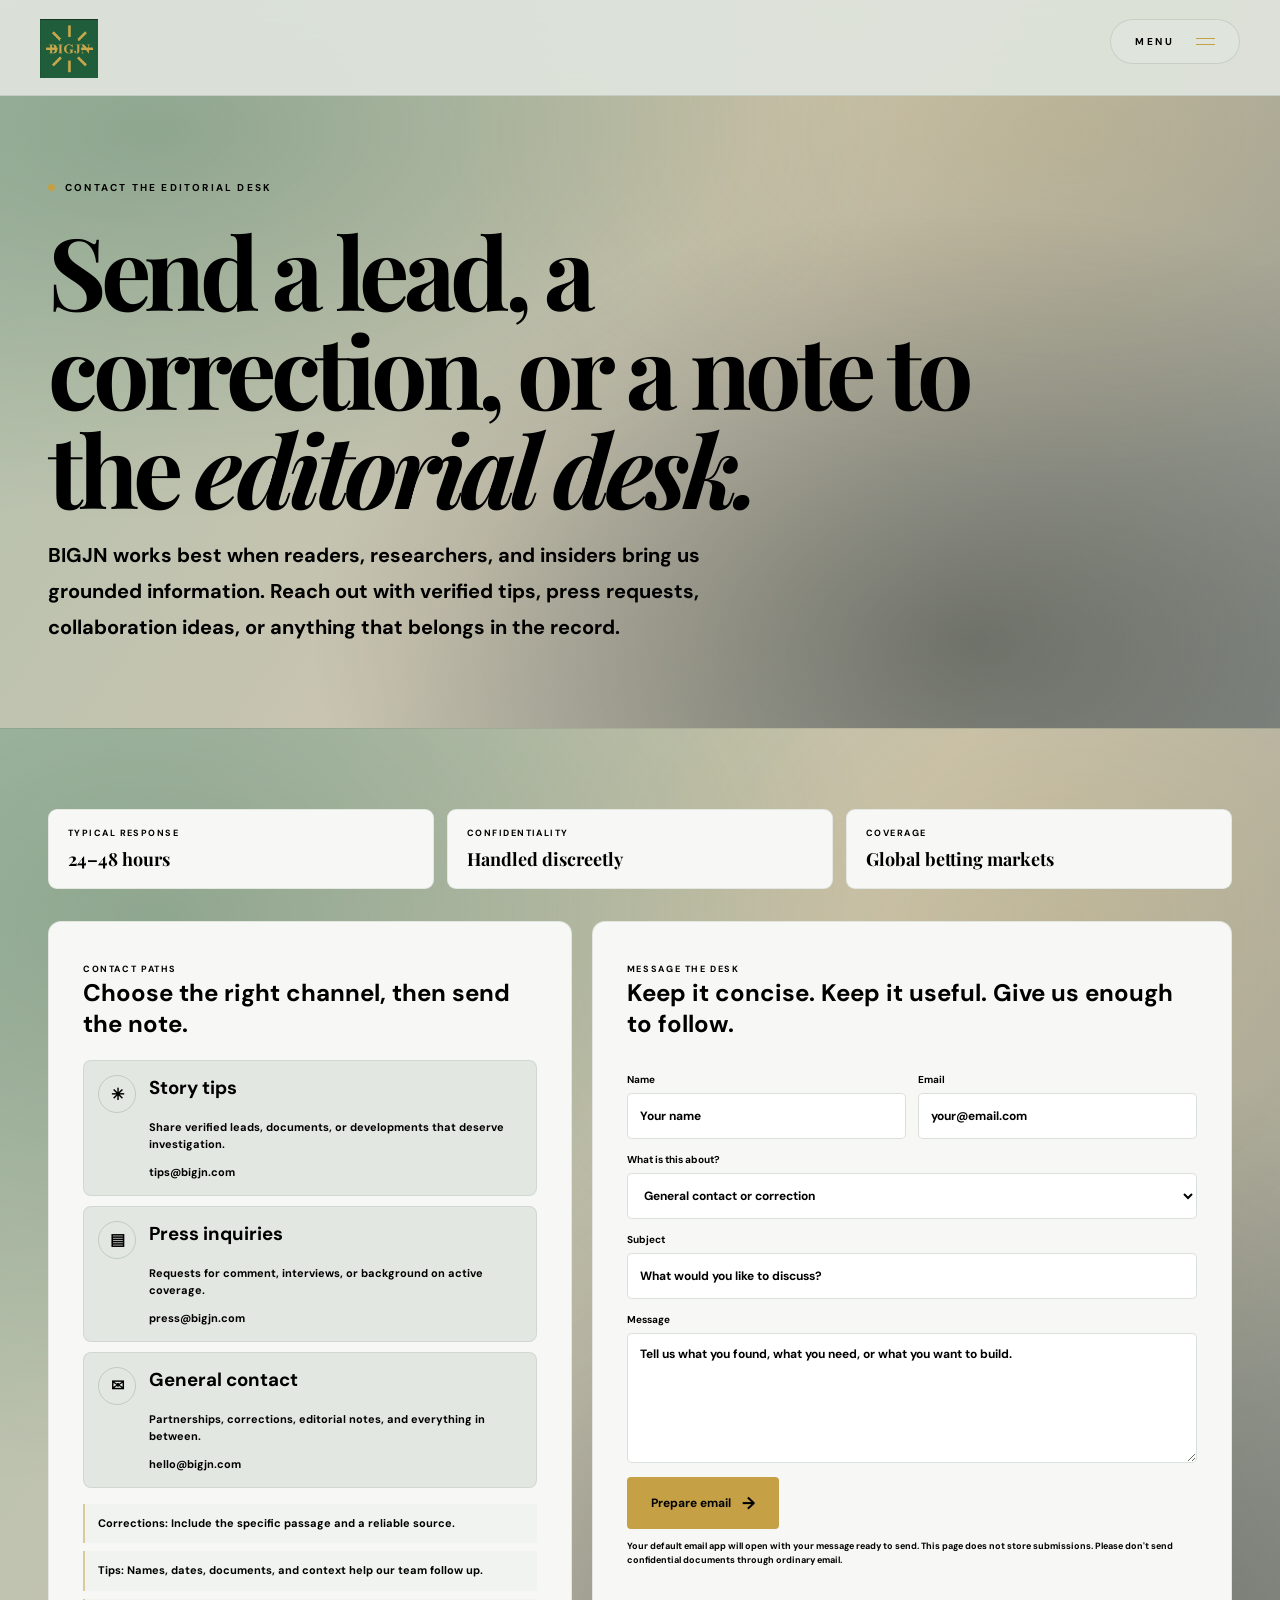
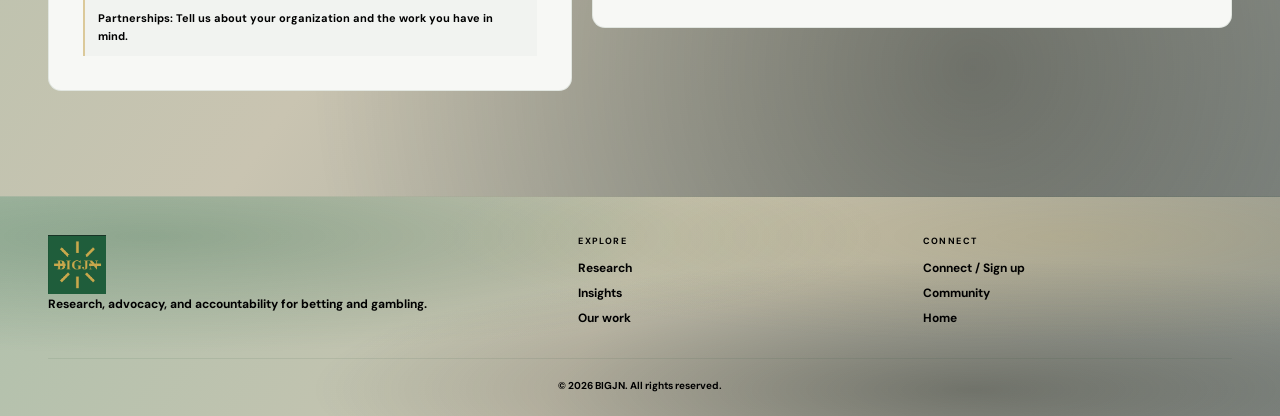
<file: contact.html>
<!doctype html>
<html lang="en">
<head>
  <meta charset="utf-8">
  <meta name="viewport" content="width=device-width, initial-scale=1">
  <meta name="theme-color" content="#dfe4dc">
  <meta name="description" content="Contact BIGJN with story tips, press inquiries, corrections, or partnership ideas.">
  <title>Contact the Editorial Desk | BIGJN</title>
  <link rel="icon" type="image/png" href="logo.png">
  <link rel="preconnect" href="https://fonts.googleapis.com">
  <link rel="preconnect" href="https://fonts.gstatic.com" crossorigin>
  <link href="https://fonts.googleapis.com/css2?family=DM+Sans:wght@400;500;600;700&family=Playfair+Display:ital,wght@0,500;0,600;0,700;1,500;1,600&display=swap" rel="stylesheet">
  <link rel="stylesheet" href="pages.css">
</head>
<body>
  <a class="skip-link" href="#main">Skip to content</a>
  <header class="site-header">
    <a class="site-brand" href="index.html" aria-label="BIGJN home"><img src="logo.png" alt="BIGJN"></a>
    <button class="menu-button" type="button" aria-expanded="false" aria-controls="menu-panel"><span>MENU</span><span class="menu-icon" aria-hidden="true"><span></span><span></span></span></button>
  </header>
  <div class="menu-panel" id="menu-panel" aria-hidden="true"><div><nav aria-label="Main navigation">
    <a href="index.html">HOME</a><a href="research.html">RESEARCH</a><a href="insights.html">INSIGHTS</a><a href="our-work.html">OUR WORK</a><a href="community.html">COMMUNITY</a><a href="connect.html">CONNECT</a><a href="contact.html" aria-current="page">CONTACT</a>
  </nav><p class="menu-note">The voice for fair play</p></div></div>
  <main id="main">
    <header class="page-hero"><div class="wrap">
      <span class="eyebrow">Contact the editorial desk</span>
      <h1>Send a lead, a correction, or a note to the <span class="gold italic">editorial desk.</span></h1>
      <p>BIGJN works best when readers, researchers, and insiders bring us grounded information. Reach out with verified tips, press requests, collaboration ideas, or anything that belongs in the record.</p>
    </div></header>
    <section class="contact-section"><div class="wrap">
      <div class="contact-summary" aria-label="Contact information">
        <div class="contact-summary-item"><span>Typical response</span><strong>24–48 hours</strong></div>
        <div class="contact-summary-item"><span>Confidentiality</span><strong>Handled discreetly</strong></div>
        <div class="contact-summary-item"><span>Coverage</span><strong>Global betting markets</strong></div>
      </div>
      <div class="contact-layout">
        <aside class="contact-paths" aria-labelledby="contact-paths-title">
          <header class="contact-panel-heading"><span>Contact paths</span><h2 id="contact-paths-title">Choose the right channel, then send the note.</h2></header>
          <div class="contact-path-list">
            <article class="contact-path"><span class="contact-path-icon" aria-hidden="true">✳</span><div><h3>Story tips</h3><p>Share verified leads, documents, or developments that deserve investigation.</p><a href="mailto:tips@bigjn.com">tips@bigjn.com</a></div></article>
            <article class="contact-path"><span class="contact-path-icon" aria-hidden="true">▤</span><div><h3>Press inquiries</h3><p>Requests for comment, interviews, or background on active coverage.</p><a href="mailto:press@bigjn.com">press@bigjn.com</a></div></article>
            <article class="contact-path"><span class="contact-path-icon" aria-hidden="true">✉</span><div><h3>General contact</h3><p>Partnerships, corrections, editorial notes, and everything in between.</p><a href="mailto:hello@bigjn.com">hello@bigjn.com</a></div></article>
          </div>
          <div class="contact-guidance">
            <p><strong>Corrections:</strong> Include the specific passage and a reliable source.</p>
            <p><strong>Tips:</strong> Names, dates, documents, and context help our team follow up.</p>
            <p><strong>Partnerships:</strong> Tell us about your organization and the work you have in mind.</p>
          </div>
        </aside>
        <form class="contact-form" id="contact-form">
          <header class="contact-panel-heading"><span>Message the desk</span><h2>Keep it concise. Keep it useful. Give us enough to follow.</h2></header>
          <div class="contact-fields-row">
            <div class="contact-field"><label for="contact-name">Name</label><input id="contact-name" name="name" type="text" autocomplete="name" placeholder="Your name" required></div>
            <div class="contact-field"><label for="contact-email">Email</label><input id="contact-email" name="email" type="email" autocomplete="email" placeholder="your@email.com" required></div>
          </div>
          <div class="contact-field"><label for="contact-topic">What is this about?</label><select id="contact-topic" name="topic"><option value="hello@bigjn.com">General contact or correction</option><option value="tips@bigjn.com">A story tip</option><option value="press@bigjn.com">A press inquiry</option></select></div>
          <div class="contact-field"><label for="contact-subject">Subject</label><input id="contact-subject" name="subject" type="text" placeholder="What would you like to discuss?" required></div>
          <div class="contact-field"><label for="contact-message">Message</label><textarea id="contact-message" name="message" placeholder="Tell us what you found, what you need, or what you want to build." required></textarea></div>
          <button class="button button-primary contact-submit" type="submit">Prepare email <span class="arrow" aria-hidden="true">→</span></button>
          <p class="contact-form-note">Your default email app will open with your message ready to send. This page does not store submissions. Please don't send confidential documents through ordinary email.</p>
          <p class="contact-status" id="contact-status" role="status" aria-live="polite"></p>
        </form>
      </div>
    </div></section>
  </main>
  <footer class="site-footer"><div class="wrap"><div class="footer-grid"><div><img class="brand-logo" src="logo.png" alt="BIGJN"><p class="footer-blurb">Research, advocacy, and accountability for betting and gambling.</p></div><div><h3 class="footer-title">Explore</h3><nav class="footer-links"><a href="research.html">Research</a><a href="insights.html">Insights</a><a href="our-work.html">Our work</a></nav></div><div><h3 class="footer-title">Connect</h3><nav class="footer-links"><a href="connect.html">Connect / Sign up</a><a href="community.html">Community</a><a href="index.html">Home</a></nav></div></div><div class="copyright">© 2026 BIGJN. All rights reserved.</div></div></footer>
  <script src="site.js"></script>
</body>
</html>
</file>
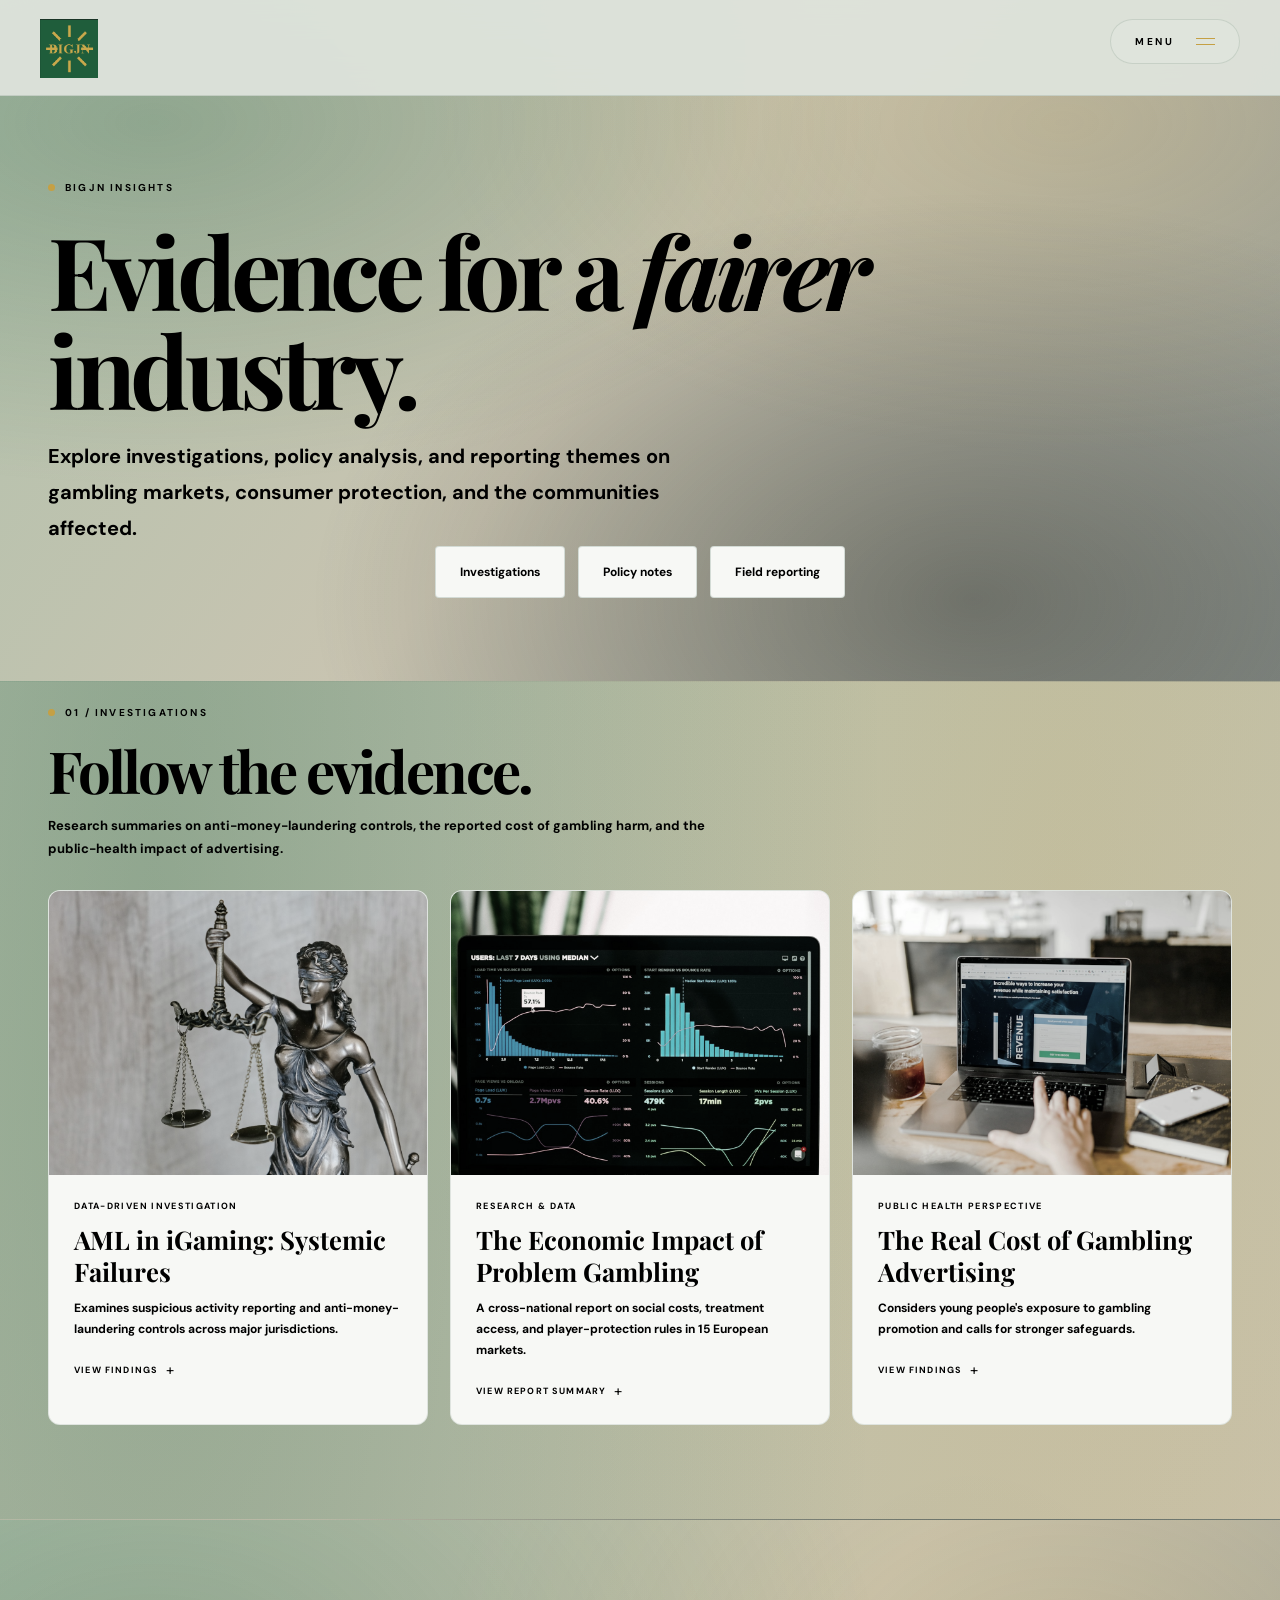
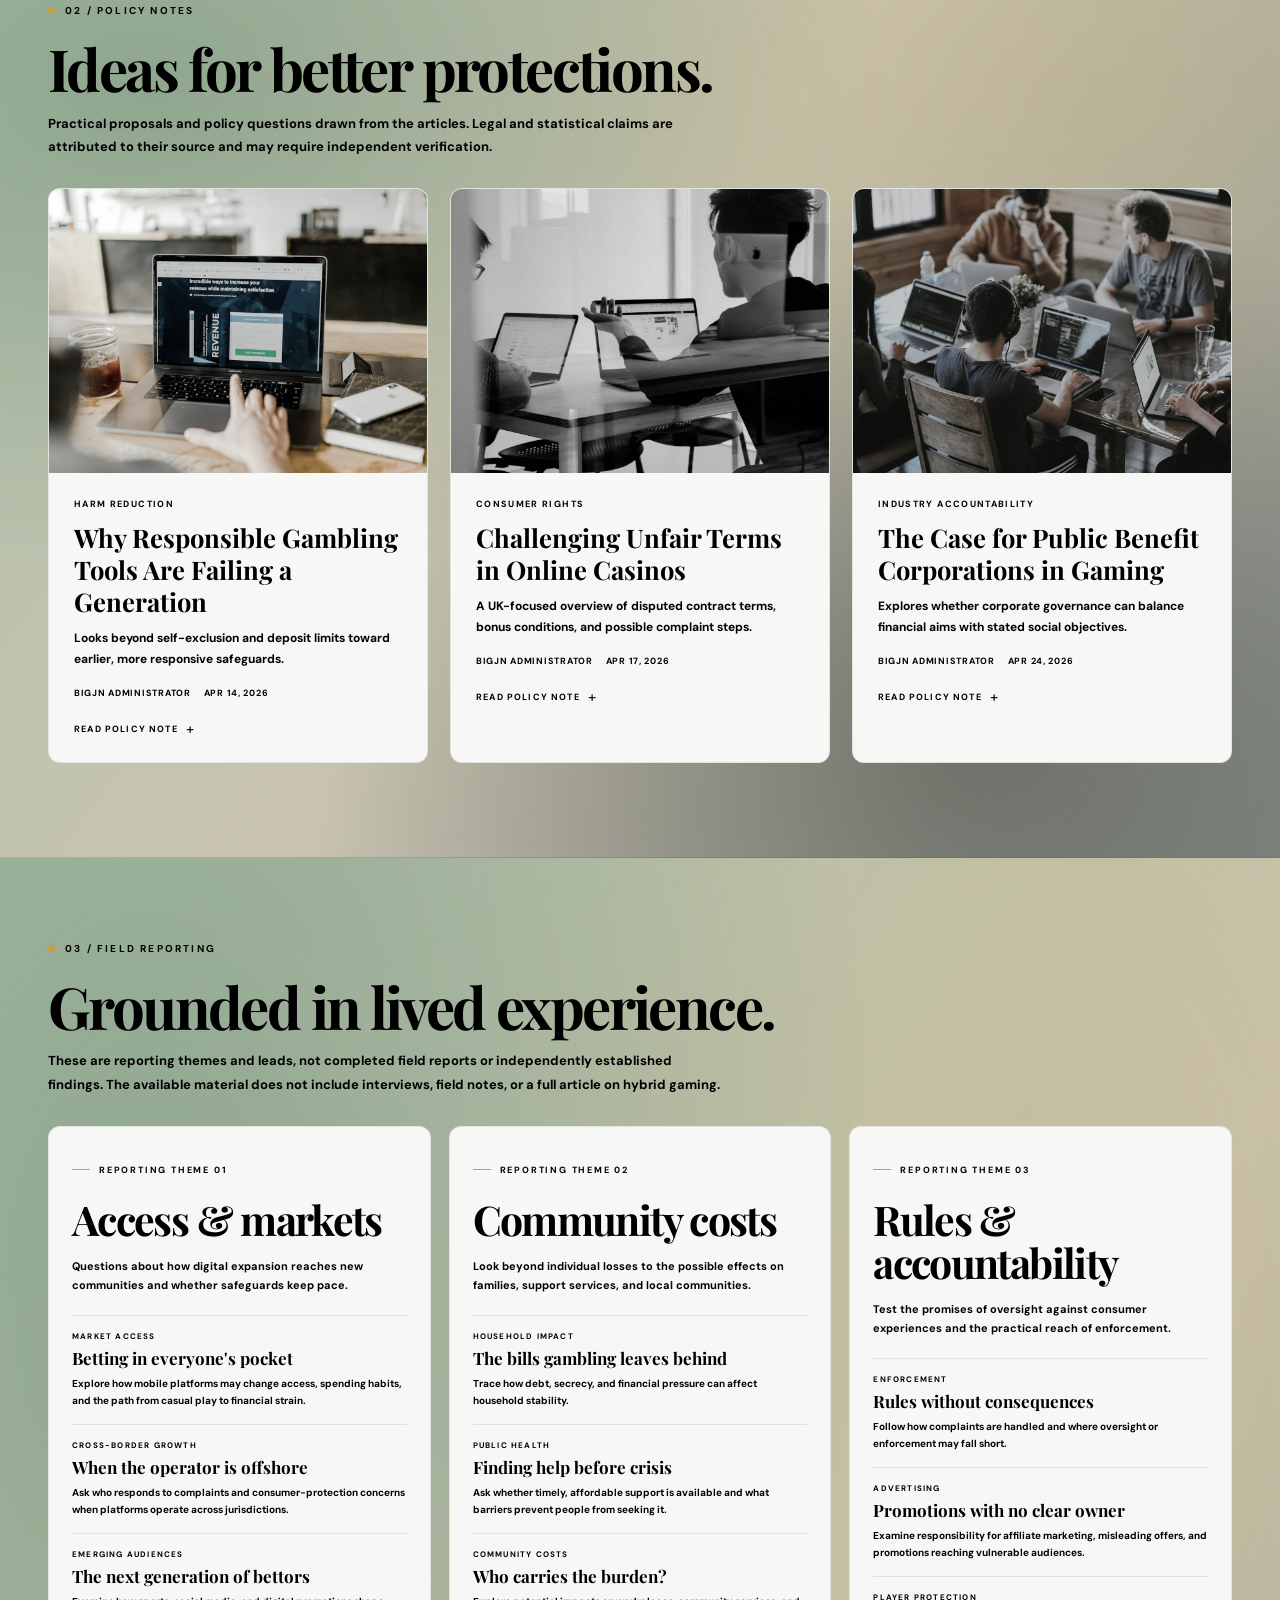
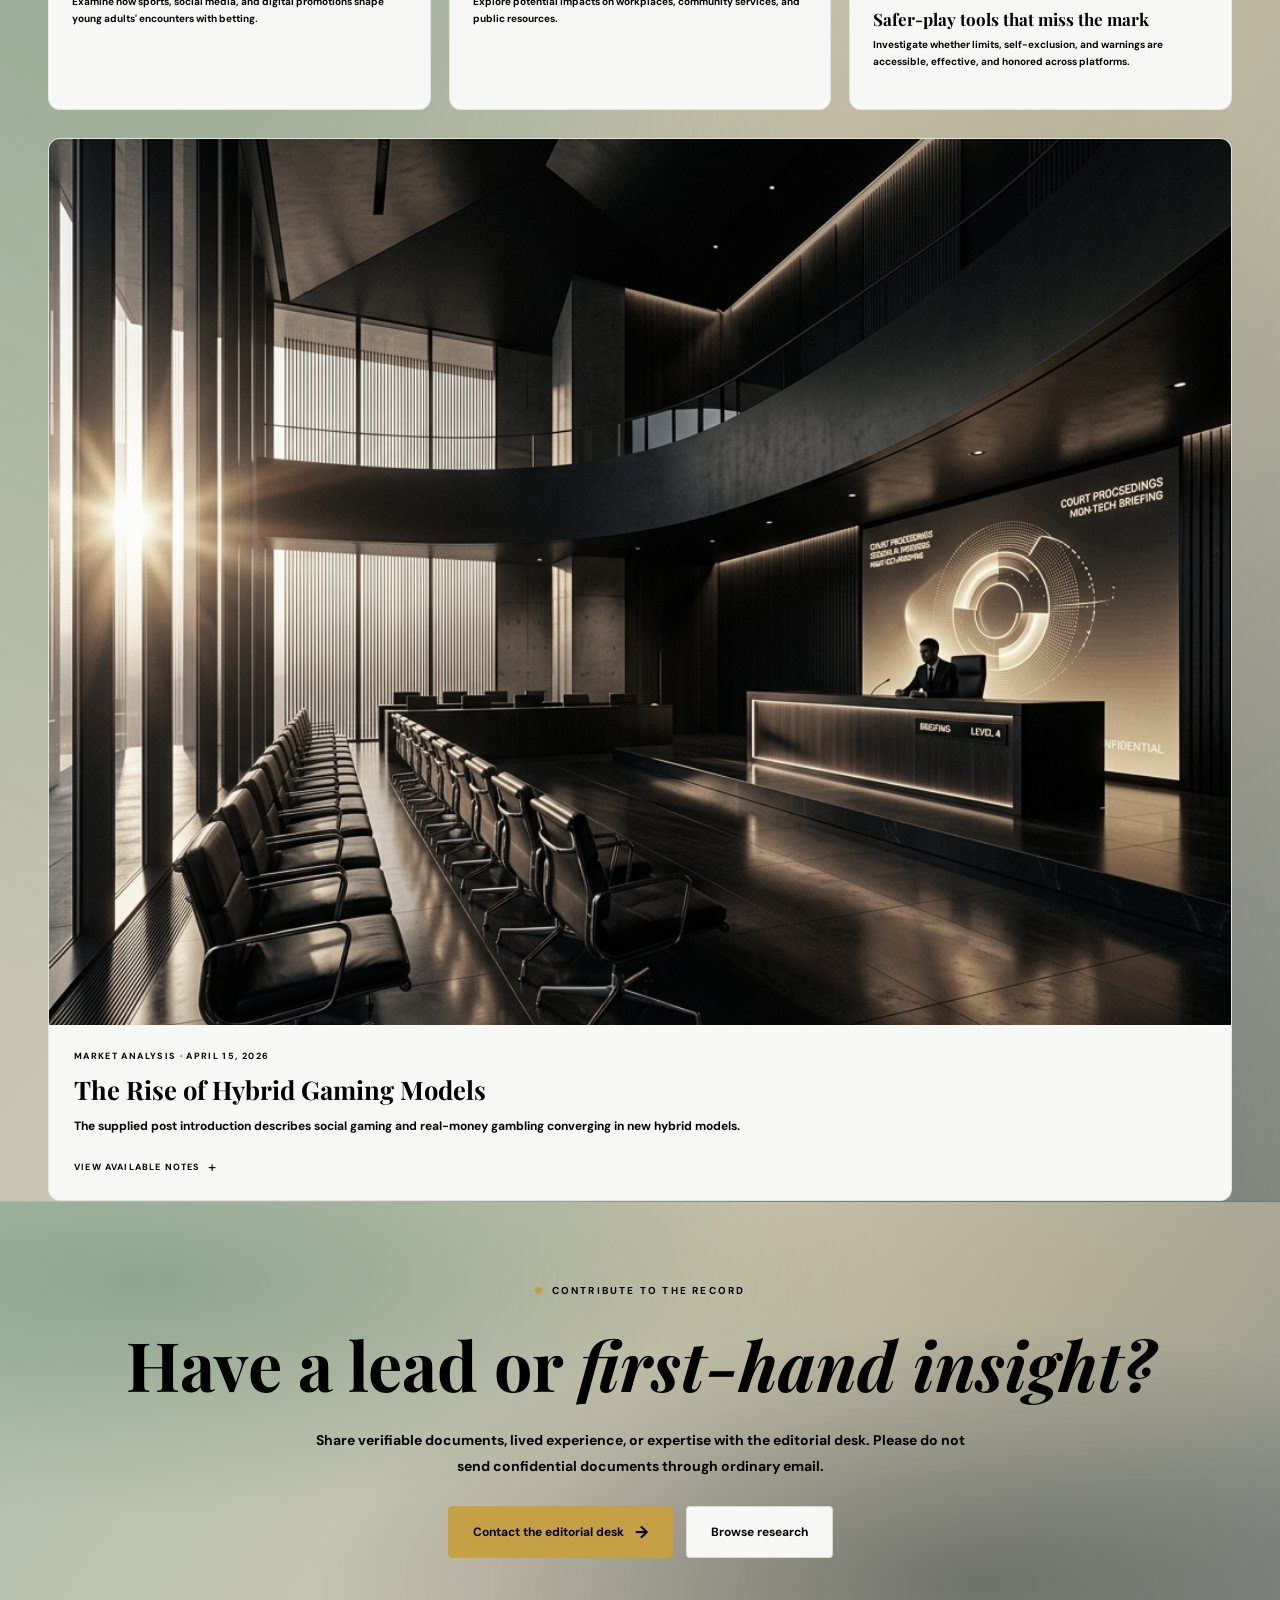
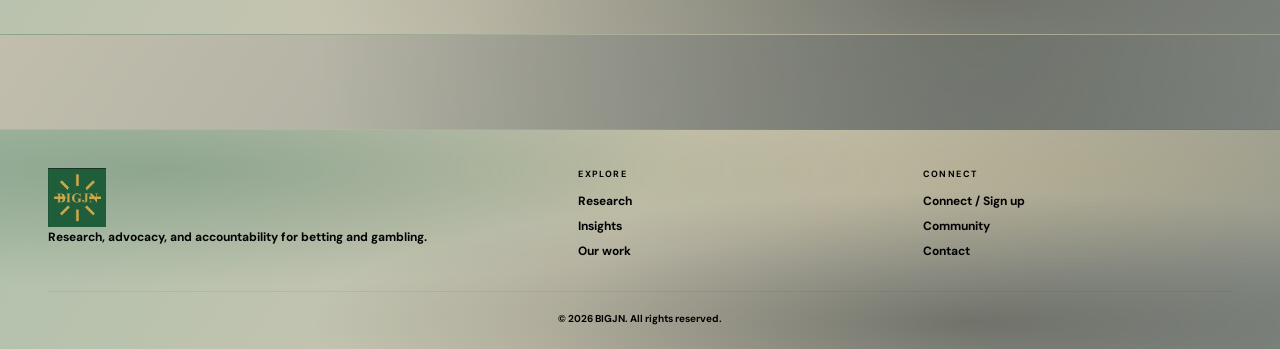
<file: insights.html>
<!doctype html>
<html lang="en">
<head>
  <meta charset="utf-8">
  <meta name="viewport" content="width=device-width, initial-scale=1">
  <meta name="theme-color" content="#dfe4dc">
  <meta name="description" content="BIGJN insights: investigations, policy notes, and field-reporting themes on gambling markets and public accountability.">
  <title>Insights | BIGJN</title>
  <link rel="icon" type="image/png" href="logo.png">
  <link rel="preconnect" href="https://fonts.googleapis.com">
  <link rel="preconnect" href="https://fonts.gstatic.com" crossorigin>
  <link href="https://fonts.googleapis.com/css2?family=DM+Sans:wght@400;500;600;700&family=Playfair+Display:ital,wght@0,500;0,600;0,700;1,500;1,600&display=swap" rel="stylesheet">
  <link rel="stylesheet" href="pages.css">
</head>
<body>
  <a class="skip-link" href="#main">Skip to content</a>
  <header class="site-header">
    <a class="site-brand" href="index.html" aria-label="BIGJN home"><img src="logo.png" alt="BIGJN"></a>
    <button class="menu-button" type="button" aria-expanded="false" aria-controls="menu-panel"><span>MENU</span><span class="menu-icon" aria-hidden="true"><span></span><span></span></span></button>
  </header>
  <div class="menu-panel" id="menu-panel" aria-hidden="true"><div><nav aria-label="Main navigation">
    <a href="index.html">HOME</a><a href="research.html">RESEARCH</a><a href="insights.html" aria-current="page">INSIGHTS</a><a href="our-work.html">OUR WORK</a><a href="community.html">COMMUNITY</a><a href="connect.html">CONNECT</a><a href="contact.html">CONTACT</a>
  </nav><p class="menu-note">Evidence. Accountability. Change.</p></div></div>
  <main id="main">
    <header class="page-hero"><div class="wrap">
      <span class="eyebrow">BIGJN insights</span>
      <h1>Evidence for a <span class="gold italic">fairer</span> industry.</h1>
      <p>Explore investigations, policy analysis, and reporting themes on gambling markets, consumer protection, and the communities affected.</p>
      <nav class="actions" aria-label="Insights sections">
        <a class="button" href="#investigations">Investigations</a>
        <a class="button" href="#policy-notes">Policy notes</a>
        <a class="button" href="#field-reporting">Field reporting</a>
      </nav>
    </div></header>

    <section class="image-section" id="investigations">
      <div class="wrap">
        <header class="archive-heading">
          <span class="eyebrow">01 / Investigations</span>
          <h2>Follow the evidence.</h2>
          <p>Research summaries on anti-money-laundering controls, the reported cost of gambling harm, and the public-health impact of advertising.</p>
        </header>
        <div class="image-grid">
          <details class="image-card">
            <summary class="archive-summary">
              <div class="image-card-photo"><img src="legal-research.jpg" alt="Legal research documents" loading="lazy" decoding="async" width="1200" height="750"></div>
              <div class="image-card-copy"><span class="blog-category">Data-driven investigation</span><h3>AML in iGaming: Systemic Failures</h3><p>Examines suspicious activity reporting and anti-money-laundering controls across major jurisdictions.</p><span class="archive-expand">View findings</span></div>
            </summary>
            <div class="archive-details">
              <p class="archive-claim">The report says 67% of operators fail to meet basic AML standards.</p>
              <h4>Methodology</h4>
              <p>The report describes an analysis of Suspicious Activity Reports (SARs) from 2022–2024 across the UK, Malta, and Gibraltar.</p>
              <h4>Reported findings</h4>
              <ul>
                <li>Average SAR filing rate: 0.2%, compared with the report's stated 2–3% benchmark.</li>
                <li>42% of operators reportedly have no dedicated AML officer.</li>
                <li>Customer due-diligence gaps were reported in 78% of cases.</li>
              </ul>
              <h4>Example query</h4>
              <p class="aml-filename">query_sar_failures.sql</p>
              <pre class="aml-query"><code>SELECT operator_name, jurisdiction,
    COUNT(*) as total_transactions,
    SUM(CASE WHEN sar_filed = true THEN 1 ELSE 0 END) as sar_count,
    ROUND(SUM(CASE WHEN sar_filed = true THEN 1 ELSE 0 END) * 100.0 / COUNT(*), 2) as sar_percentage
FROM compliance_data
WHERE transaction_amount &gt; 10000
GROUP BY operator_name, jurisdiction
HAVING sar_percentage &lt; 0.5
ORDER BY sar_percentage ASC;</code></pre>
              <p class="aml-note">These are claims presented in the report. The underlying dataset was not supplied with this summary, so the figures have not been independently verified here.</p>
              <dl class="article-notes"><div><dt>Author</dt><dd>BIGJN Administrator</dd></div><div><dt>Category</dt><dd>Anti-Money Laundering</dd></div></dl>
            </div>
          </details>
          <details class="image-card">
            <summary class="archive-summary">
              <div class="image-card-photo"><img src="economic-impact.jpg" alt="Data analytics related to gambling markets" loading="lazy" decoding="async" width="1200" height="750"></div>
              <div class="image-card-copy"><span class="blog-category">Research &amp; data</span><h3>The Economic Impact of Problem Gambling</h3><p>A cross-national report on social costs, treatment access, and player-protection rules in 15 European markets.</p><span class="archive-expand">View report summary</span></div>
            </summary>
            <div class="archive-details">
              <p class="archive-claim">The report describes a study of more than 50,000 people across 15 European countries and argues that current protections are insufficient.</p>
              <h4>Reported metrics</h4>
              <ul>
                <li><strong>Annual social cost:</strong> €15.3 billion.</li>
                <li><strong>Treatment gap:</strong> 85% of affected people reportedly receive no support.</li>
                <li><strong>Regulatory coverage:</strong> 40% of markets reportedly have adequate player protections.</li>
              </ul>
              <p>The source describes a 120-page report with methodology, raw data, and policy recommendations. A full report file is not hosted on this site.</p>
              <p class="aml-note">Figures are reported as stated in the article; the underlying dataset was not supplied with this summary.</p>
              <dl class="article-notes"><div><dt>Author</dt><dd>BIGJN Administrator</dd></div><div><dt>Published</dt><dd><time datetime="2026-04-08">April 8, 2026</time></dd></div><div><dt>Category</dt><dd>Research &amp; Data</dd></div></dl>
            </div>
          </details>
          <details class="image-card">
            <summary class="archive-summary">
              <div class="image-card-photo"><img src="responsible-gambling.jpg" alt="Responsible gambling awareness concept" loading="lazy" decoding="async" width="1200" height="750"></div>
              <div class="image-card-copy"><span class="blog-category">Public health perspective</span><h3>The Real Cost of Gambling Advertising</h3><p>Considers young people's exposure to gambling promotion and calls for stronger safeguards.</p><span class="archive-expand">View findings</span></div>
            </summary>
            <div class="archive-details">
              <h4>Reported findings</h4>
              <ul>
                <li>Children reportedly see 3–5 gambling advertisements per day during sports broadcasts.</li>
                <li>The article associates early exposure with a 38% increase in problem-gambling risk.</li>
                <li>It argues current rules do not adequately protect minors.</li>
              </ul>
              <h4>Recommendations</h4>
              <p>The article calls for restrictions on gambling advertising during family viewing hours and on social platforms popular with young people.</p>
              <p class="aml-note">Statistics are presented as stated in the article and have not been independently verified here.</p>
              <dl class="article-notes"><div><dt>Author</dt><dd>BIGJN Administrator</dd></div><div><dt>Published</dt><dd><time datetime="2026-04-03">April 3, 2026</time></dd></div><div><dt>Categories</dt><dd>Social Impact; Harm Reduction</dd></div></dl>
            </div>
          </details>
        </div>
      </div>
    </section>

    <section class="image-section" id="policy-notes">
      <div class="wrap">
        <header class="archive-heading">
          <span class="eyebrow">02 / Policy notes</span>
          <h2>Ideas for better protections.</h2>
          <p>Practical proposals and policy questions drawn from the articles. Legal and statistical claims are attributed to their source and may require independent verification.</p>
        </header>
        <div class="image-grid">
          <details class="image-card">
            <summary class="archive-summary">
              <div class="image-card-photo"><img src="responsible-gambling.jpg" alt="Responsible gambling support resources" loading="lazy" decoding="async" width="1200" height="750"></div>
              <div class="image-card-copy"><span class="blog-category">Harm reduction</span><h3>Why Responsible Gambling Tools Are Failing a Generation</h3><p>Looks beyond self-exclusion and deposit limits toward earlier, more responsive safeguards.</p><div class="archive-meta"><span>BIGJN Administrator</span><time datetime="2026-04-14">Apr 14, 2026</time></div><span class="archive-expand">Read policy note</span></div>
            </summary>
            <div class="archive-details">
              <p class="archive-claim">The article argues that self-exclusion and deposit limits are reactive tools and should not be the only protections available.</p>
              <h4>Suggested measures</h4>
              <ul>
                <li><strong>Personalized risk scoring:</strong> Identify concerning behavior earlier, with appropriate privacy safeguards.</li>
                <li><strong>Cooling-off periods:</strong> Require breaks after defined loss thresholds.</li>
                <li><strong>Staff training:</strong> Help staff recognize potential harm patterns and respond promptly.</li>
              </ul>
              <dl class="article-notes"><div><dt>Author</dt><dd>BIGJN Administrator</dd></div><div><dt>Published</dt><dd><time datetime="2026-04-14">April 14, 2026</time></dd></div><div><dt>Category</dt><dd>Harm Reduction</dd></div></dl>
            </div>
          </details>
          <details class="image-card">
            <summary class="archive-summary">
              <div class="image-card-photo"><img src="policy-meeting.jpg" alt="People discussing policy and consumer rights" loading="lazy" decoding="async" width="1200" height="750"></div>
              <div class="image-card-copy"><span class="blog-category">Consumer rights</span><h3>Challenging Unfair Terms in Online Casinos</h3><p>A UK-focused overview of disputed contract terms, bonus conditions, and possible complaint steps.</p><div class="archive-meta"><span>BIGJN Administrator</span><time datetime="2026-04-17">Apr 17, 2026</time></div><span class="archive-expand">Read policy note</span></div>
            </summary>
            <div class="archive-details">
              <h4>Issues discussed</h4>
              <p>The article references the UK Consumer Rights Act 2015 and terms that may create a significant imbalance against consumers.</p>
              <ul>
                <li>Wagering conditions that are not clearly disclosed.</li>
                <li>Terms that allow an operator to close accounts unilaterally.</li>
                <li>Excessive chargeback fees.</li>
              </ul>
              <h4>Possible steps</h4>
              <ol>
                <li>Keep records, including screenshots, emails, and account communications.</li>
                <li>Raise a complaint with the relevant regulator, such as the UKGC or MGA where applicable.</li>
                <li>Consider qualified legal advice where significant losses are involved.</li>
              </ol>
              <p class="aml-note">General information, not legal advice. Consumer protections and complaint routes depend on jurisdiction and circumstances.</p>
              <dl class="article-notes"><div><dt>Author</dt><dd>BIGJN Administrator</dd></div><div><dt>Published</dt><dd><time datetime="2026-04-17">April 17, 2026</time></dd></div><div><dt>Categories</dt><dd>Consumer Rights; Licensing</dd></div></dl>
            </div>
          </details>
          <details class="image-card">
            <summary class="archive-summary">
              <div class="image-card-photo"><img src="community-team.jpg" alt="Team collaborating on a shared project" loading="lazy" decoding="async" width="1200" height="750"></div>
              <div class="image-card-copy"><span class="blog-category">Industry accountability</span><h3>The Case for Public Benefit Corporations in Gaming</h3><p>Explores whether corporate governance can balance financial aims with stated social objectives.</p><div class="archive-meta"><span>BIGJN Administrator</span><time datetime="2026-04-24">Apr 24, 2026</time></div><span class="archive-expand">Read policy note</span></div>
            </summary>
            <div class="archive-details">
              <h4>Rethinking corporate structure</h4>
              <p>The article contrasts shareholder-focused governance with public-benefit corporations, which are designed to consider social objectives alongside financial performance.</p>
              <h4>Potential advantages</h4>
              <ol>
                <li>Proactive compliance may help reduce some regulatory friction.</li>
                <li>A public-benefit commitment may strengthen brand trust and player loyalty.</li>
                <li>Long-term sustainability can be prioritized over short-term gains.</li>
              </ol>
              <h4>Industry update</h4>
              <p>The report states that three major operators announced conversion plans in 2024; this claim has not been independently verified here.</p>
              <dl class="article-notes"><div><dt>Author</dt><dd>BIGJN Administrator</dd></div><div><dt>Published</dt><dd><time datetime="2026-04-24">April 24, 2026</time></dd></div><div><dt>Categories</dt><dd>Industry Accountability; Fair Gaming</dd></div></dl>
            </div>
          </details>
        </div>
      </div>
    </section>

    <section class="image-section" id="field-reporting">
      <div class="wrap">
        <header class="archive-heading">
          <span class="eyebrow">03 / Field reporting</span>
          <h2>Grounded in lived experience.</h2>
          <p>These are reporting themes and leads, not completed field reports or independently established findings. The available material does not include interviews, field notes, or a full article on hybrid gaming.</p>
        </header>
        <div class="chapter-list">
          <article class="chapter">
            <span class="chapter-number">REPORTING THEME 01</span><h3>Access &amp; markets</h3>
            <p class="chapter-intro">Questions about how digital expansion reaches new communities and whether safeguards keep pace.</p>
            <div class="chapter-story"><span class="chapter-story-label">Market access</span><h4>Betting in everyone's pocket</h4><p>Explore how mobile platforms may change access, spending habits, and the path from casual play to financial strain.</p></div>
            <div class="chapter-story"><span class="chapter-story-label">Cross-border growth</span><h4>When the operator is offshore</h4><p>Ask who responds to complaints and consumer-protection concerns when platforms operate across jurisdictions.</p></div>
            <div class="chapter-story"><span class="chapter-story-label">Emerging audiences</span><h4>The next generation of bettors</h4><p>Examine how sports, social media, and digital promotions shape young adults' encounters with betting.</p></div>
          </article>
          <article class="chapter">
            <span class="chapter-number">REPORTING THEME 02</span><h3>Community costs</h3>
            <p class="chapter-intro">Look beyond individual losses to the possible effects on families, support services, and local communities.</p>
            <div class="chapter-story"><span class="chapter-story-label">Household impact</span><h4>The bills gambling leaves behind</h4><p>Trace how debt, secrecy, and financial pressure can affect household stability.</p></div>
            <div class="chapter-story"><span class="chapter-story-label">Public health</span><h4>Finding help before crisis</h4><p>Ask whether timely, affordable support is available and what barriers prevent people from seeking it.</p></div>
            <div class="chapter-story"><span class="chapter-story-label">Community costs</span><h4>Who carries the burden?</h4><p>Explore potential impacts on workplaces, community services, and public resources.</p></div>
          </article>
          <article class="chapter">
            <span class="chapter-number">REPORTING THEME 03</span><h3>Rules &amp; accountability</h3>
            <p class="chapter-intro">Test the promises of oversight against consumer experiences and the practical reach of enforcement.</p>
            <div class="chapter-story"><span class="chapter-story-label">Enforcement</span><h4>Rules without consequences</h4><p>Follow how complaints are handled and where oversight or enforcement may fall short.</p></div>
            <div class="chapter-story"><span class="chapter-story-label">Advertising</span><h4>Promotions with no clear owner</h4><p>Examine responsibility for affiliate marketing, misleading offers, and promotions reaching vulnerable audiences.</p></div>
            <div class="chapter-story"><span class="chapter-story-label">Player protection</span><h4>Safer-play tools that miss the mark</h4><p>Investigate whether limits, self-exclusion, and warnings are accessible, effective, and honored across platforms.</p></div>
          </article>
        </div>
      </div>
      <div class="wrap" style="padding-top:28px">
        <details class="image-card">
          <summary class="archive-summary">
            <div class="image-card-photo"><img src="hero-bg.jpg" alt="Digital gaming environment" loading="lazy" decoding="async" width="1200" height="750"></div>
            <div class="image-card-copy"><span class="blog-category">Market analysis · April 15, 2026</span><h3>The Rise of Hybrid Gaming Models</h3><p>The supplied post introduction describes social gaming and real-money gambling converging in new hybrid models.</p><span class="archive-expand">View available notes</span></div>
          </summary>
          <div class="archive-details"><p>No full article body or field findings were included in the available post information, so no further claims are made here.</p><dl class="article-notes"><div><dt>Author</dt><dd>BIGJN Administrator</dd></div><div><dt>Published</dt><dd><time datetime="2026-04-15">April 15, 2026</time></dd></div><div><dt>Categories</dt><dd>Market Analysis; Industry Accountability</dd></div></dl></div>
        </details>
      </div>
      <div class="community-callout">
        <div class="wrap"><span class="eyebrow">Contribute to the record</span><h2>Have a lead or <span class="gold italic">first-hand insight?</span></h2><p>Share verifiable documents, lived experience, or expertise with the editorial desk. Please do not send confidential documents through ordinary email.</p><div class="actions"><a class="button button-primary" href="contact.html">Contact the editorial desk <span class="arrow" aria-hidden="true">→</span></a><a class="button" href="research.html">Browse research</a></div></div>
      </div>
    </section>
  </main>
  <footer class="site-footer"><div class="wrap"><div class="footer-grid"><div><img class="brand-logo" src="logo.png" alt="BIGJN"><p class="footer-blurb">Research, advocacy, and accountability for betting and gambling.</p></div><div><h3 class="footer-title">Explore</h3><nav class="footer-links"><a href="research.html">Research</a><a href="insights.html" aria-current="page">Insights</a><a href="our-work.html">Our work</a></nav></div><div><h3 class="footer-title">Connect</h3><nav class="footer-links"><a href="connect.html">Connect / Sign up</a><a href="community.html">Community</a><a href="contact.html">Contact</a></nav></div></div><div class="copyright">© 2026 BIGJN. All rights reserved.</div></div></footer>
  <script src="site.js"></script>
</body>
</html>
</file>
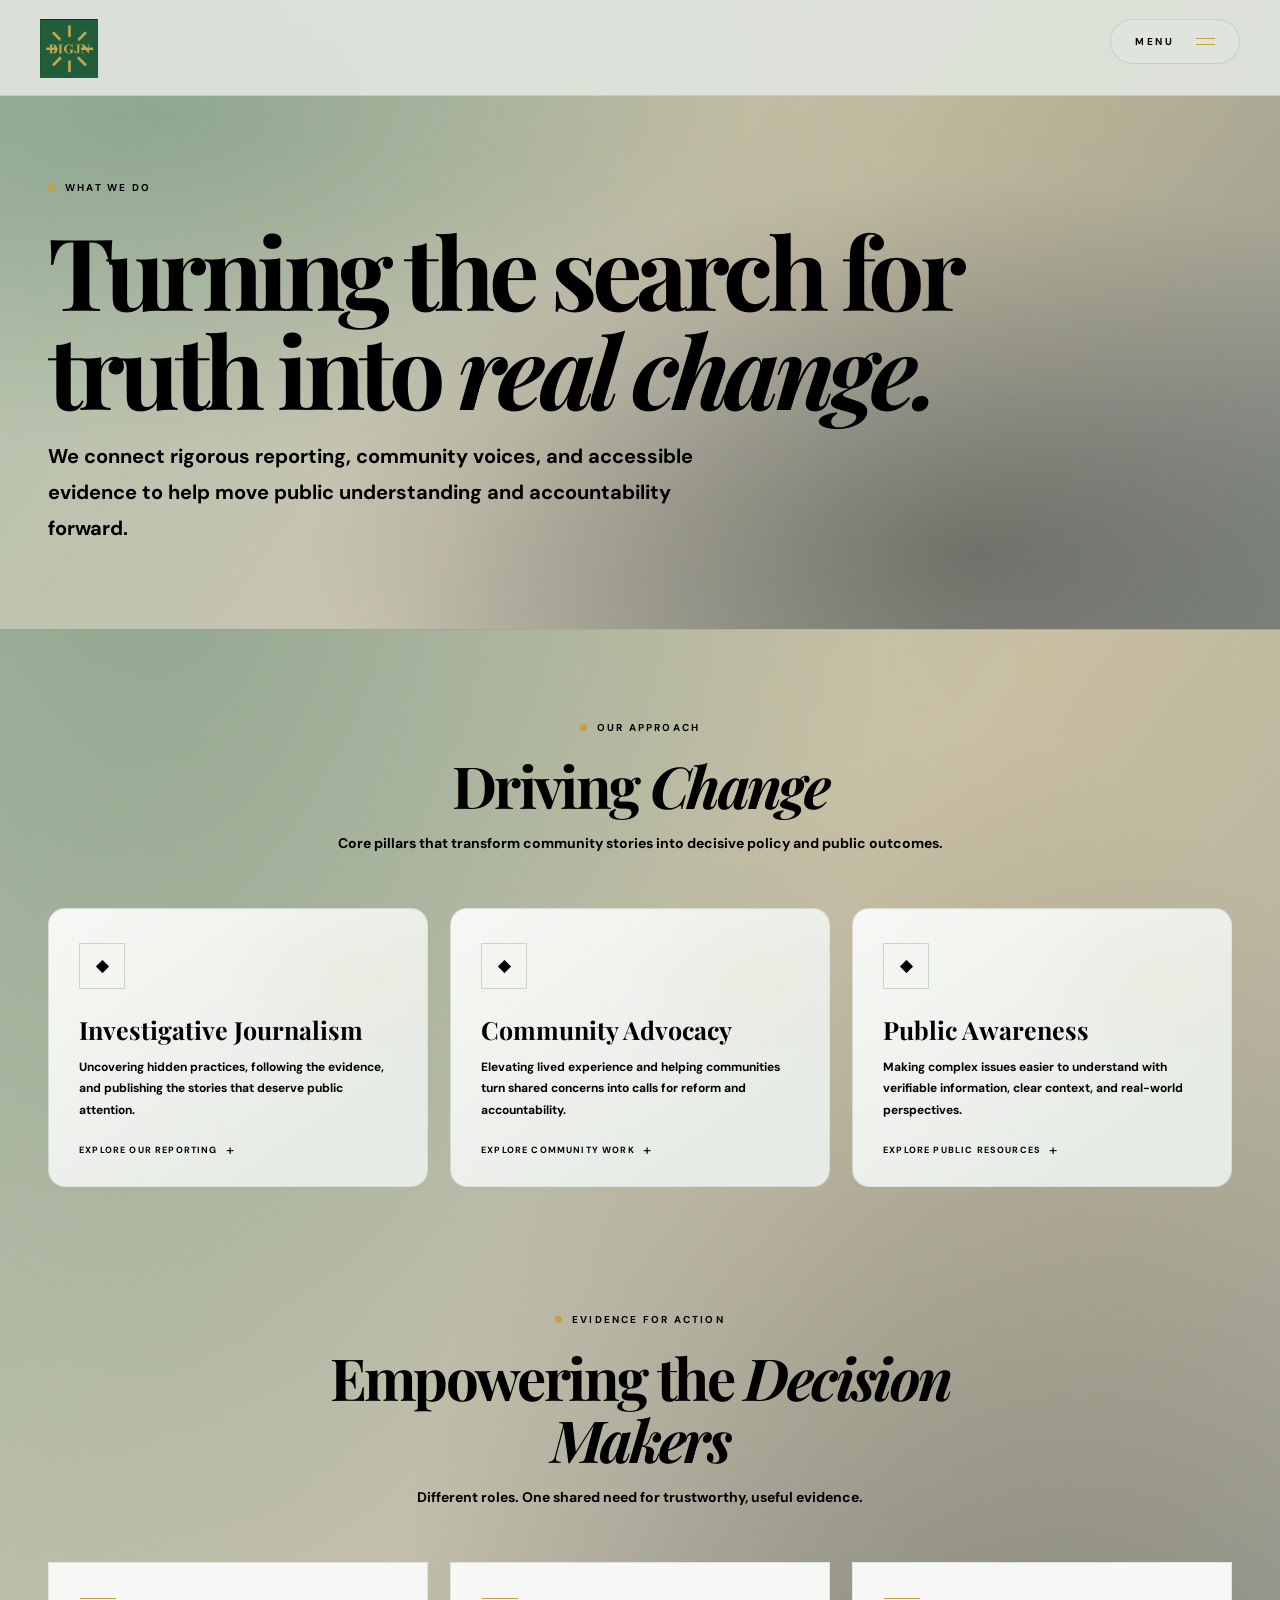
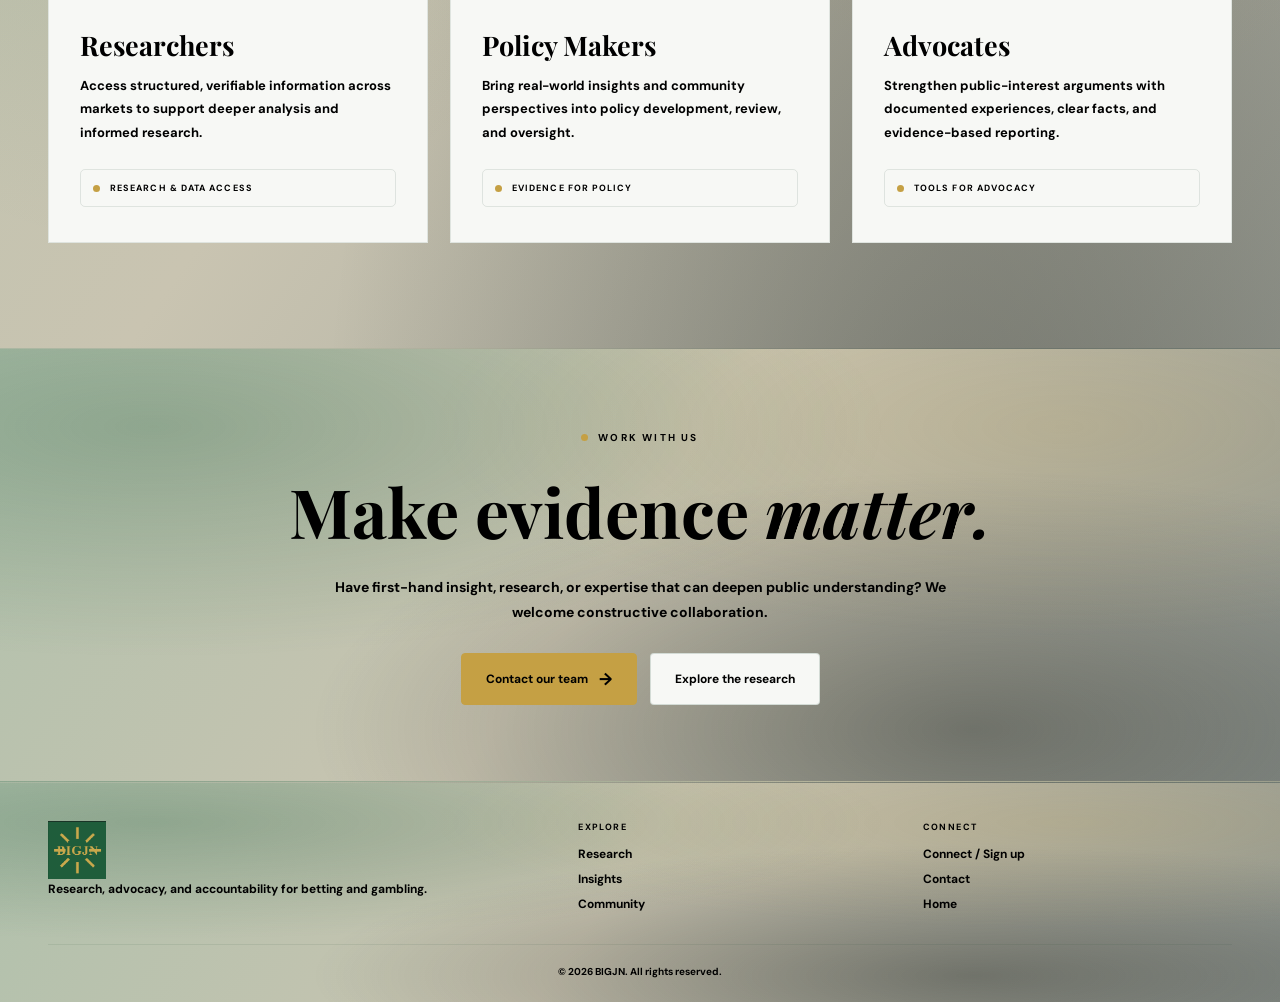
<file: our-work.html>
<!doctype html>
<html lang="en">
<head>
  <meta charset="utf-8">
  <meta name="viewport" content="width=device-width, initial-scale=1">
  <meta name="theme-color" content="#dfe4dc">
  <meta name="description" content="Explore BIGJN's investigative journalism, community advocacy, public awareness, and evidence for decision makers.">
  <title>Our Work | BIGJN</title>
  <link rel="icon" type="image/png" href="logo.png">
  <link rel="preconnect" href="https://fonts.googleapis.com">
  <link rel="preconnect" href="https://fonts.gstatic.com" crossorigin>
  <link href="https://fonts.googleapis.com/css2?family=DM+Sans:wght@400;500;600;700&family=Playfair+Display:ital,wght@0,500;0,600;0,700;1,500;1,600&display=swap" rel="stylesheet">
  <link rel="stylesheet" href="pages.css">
</head>
<body>
  <a class="skip-link" href="#main">Skip to content</a>
  <header class="site-header">
    <a class="site-brand" href="index.html" aria-label="BIGJN home"><img src="logo.png" alt="BIGJN"></a>
    <button class="menu-button" type="button" aria-expanded="false" aria-controls="menu-panel"><span>MENU</span><span class="menu-icon" aria-hidden="true"><span></span><span></span></span></button>
  </header>
  <div class="menu-panel" id="menu-panel" aria-hidden="true"><div><nav aria-label="Main navigation">
    <a href="index.html">HOME</a><a href="research.html">RESEARCH</a><a href="insights.html">INSIGHTS</a><a href="our-work.html" aria-current="page">OUR WORK</a><a href="community.html">COMMUNITY</a><a href="connect.html">CONNECT</a><a href="contact.html">CONTACT</a>
  </nav><p class="menu-note">Evidence into action</p></div></div>
  <main id="main">
    <header class="page-hero"><div class="wrap">
      <span class="eyebrow">What we do</span>
      <h1>Turning the search for truth into <span class="gold italic">real change.</span></h1>
      <p>We connect rigorous reporting, community voices, and accessible evidence to help move public understanding and accountability forward.</p>
    </div></header>
    <section class="page-section" id="pillars"><div class="wrap">
      <header class="section-heading"><span class="eyebrow">Our approach</span><h2>Driving <span class="gold italic">Change</span></h2><p>Core pillars that transform community stories into decisive policy and public outcomes.</p></header>
      <div class="pillar-grid">
        <details class="pillar">
          <summary class="pillar-toggle"><span class="pillar-icon" aria-hidden="true">◆</span><h3>Investigative Journalism</h3><p class="pillar-summary">Uncovering hidden practices, following the evidence, and publishing the stories that deserve public attention.</p><span class="pillar-more">Explore our reporting</span></summary>
          <div class="pillar-details"><p>We examine the systems, business practices, and decisions that shape betting markets and consumer experiences. Our work starts with evidence and gives readers the context to assess what it shows.</p><h4>What this work includes</h4><ul><li>Reviewing public records, research, policies, and first-hand accounts.</li><li>Investigating advertising, consumer terms, safer-play tools, and market oversight.</li><li>Publishing sourced reporting that distinguishes documented facts from open questions.</li></ul><a class="pillar-link" href="research.html">Visit Research <span aria-hidden="true">→</span></a></div>
        </details>
        <details class="pillar">
          <summary class="pillar-toggle"><span class="pillar-icon" aria-hidden="true">◆</span><h3>Community Advocacy</h3><p class="pillar-summary">Elevating lived experience and helping communities turn shared concerns into calls for reform and accountability.</p><span class="pillar-more">Explore community work</span></summary>
          <div class="pillar-details"><p>People closest to an issue bring essential context. We help surface those perspectives and connect them with evidence that can inform public discussion and policy.</p><h4>How we support advocacy</h4><ul><li>Elevating lived experience respectfully and with care for contributors.</li><li>Connecting community concerns with research, policy, and public accountability.</li><li>Making room for constructive dialogue among advocates, researchers, and decision makers.</li></ul><a class="pillar-link" href="community.html">Visit Community <span aria-hidden="true">→</span></a></div>
        </details>
        <details class="pillar">
          <summary class="pillar-toggle"><span class="pillar-icon" aria-hidden="true">◆</span><h3>Public Awareness</h3><p class="pillar-summary">Making complex issues easier to understand with verifiable information, clear context, and real-world perspectives.</p><span class="pillar-more">Explore public resources</span></summary>
          <div class="pillar-details"><p>Clear information helps people recognize how betting products and industry practices work, where to find safeguards, and what questions deserve scrutiny.</p><h4>What we aim to make clearer</h4><ul><li>How promotions, product design, and consumer terms can shape decisions.</li><li>Where to look for independent evidence, oversight, and available support.</li><li>Why individual stories connect to wider public-health and policy questions.</li></ul><a class="pillar-link" href="research.html">Explore the stories <span aria-hidden="true">→</span></a></div>
        </details>
      </div>
    </div></section>
    <section class="page-section" id="decision-makers" style="padding-top:15px"><div class="wrap">
      <header class="section-heading"><span class="eyebrow">Evidence for action</span><h2>Empowering the <span class="gold italic">Decision Makers</span></h2><p>Different roles. One shared need for trustworthy, useful evidence.</p></header>
      <div class="audience-grid">
        <article class="audience"><div class="audience-rule"></div><h3>Researchers</h3><p>Access structured, verifiable information across markets to support deeper analysis and informed research.</p><div class="access">Research &amp; data access</div></article>
        <article class="audience"><div class="audience-rule"></div><h3>Policy Makers</h3><p>Bring real-world insights and community perspectives into policy development, review, and oversight.</p><div class="access">Evidence for policy</div></article>
        <article class="audience"><div class="audience-rule"></div><h3>Advocates</h3><p>Strengthen public-interest arguments with documented experiences, clear facts, and evidence-based reporting.</p><div class="access">Tools for advocacy</div></article>
      </div>
    </div></section>
    <section class="community-callout"><div class="wrap"><span class="eyebrow">Work with us</span><h2>Make evidence <span class="gold italic">matter.</span></h2><p>Have first-hand insight, research, or expertise that can deepen public understanding? We welcome constructive collaboration.</p><div class="actions"><a class="button button-primary" href="contact.html">Contact our team <span class="arrow" aria-hidden="true">→</span></a><a class="button" href="research.html">Explore the research</a></div></div></section>
  </main>
  <footer class="site-footer"><div class="wrap"><div class="footer-grid"><div><img class="brand-logo" src="logo.png" alt="BIGJN"><p class="footer-blurb">Research, advocacy, and accountability for betting and gambling.</p></div><div><h3 class="footer-title">Explore</h3><nav class="footer-links"><a href="research.html">Research</a><a href="insights.html">Insights</a><a href="community.html">Community</a></nav></div><div><h3 class="footer-title">Connect</h3><nav class="footer-links"><a href="connect.html">Connect / Sign up</a><a href="contact.html">Contact</a><a href="index.html">Home</a></nav></div></div><div class="copyright">© 2026 BIGJN. All rights reserved.</div></div></footer>
  <script src="site.js"></script>
</body>
</html>
</file>
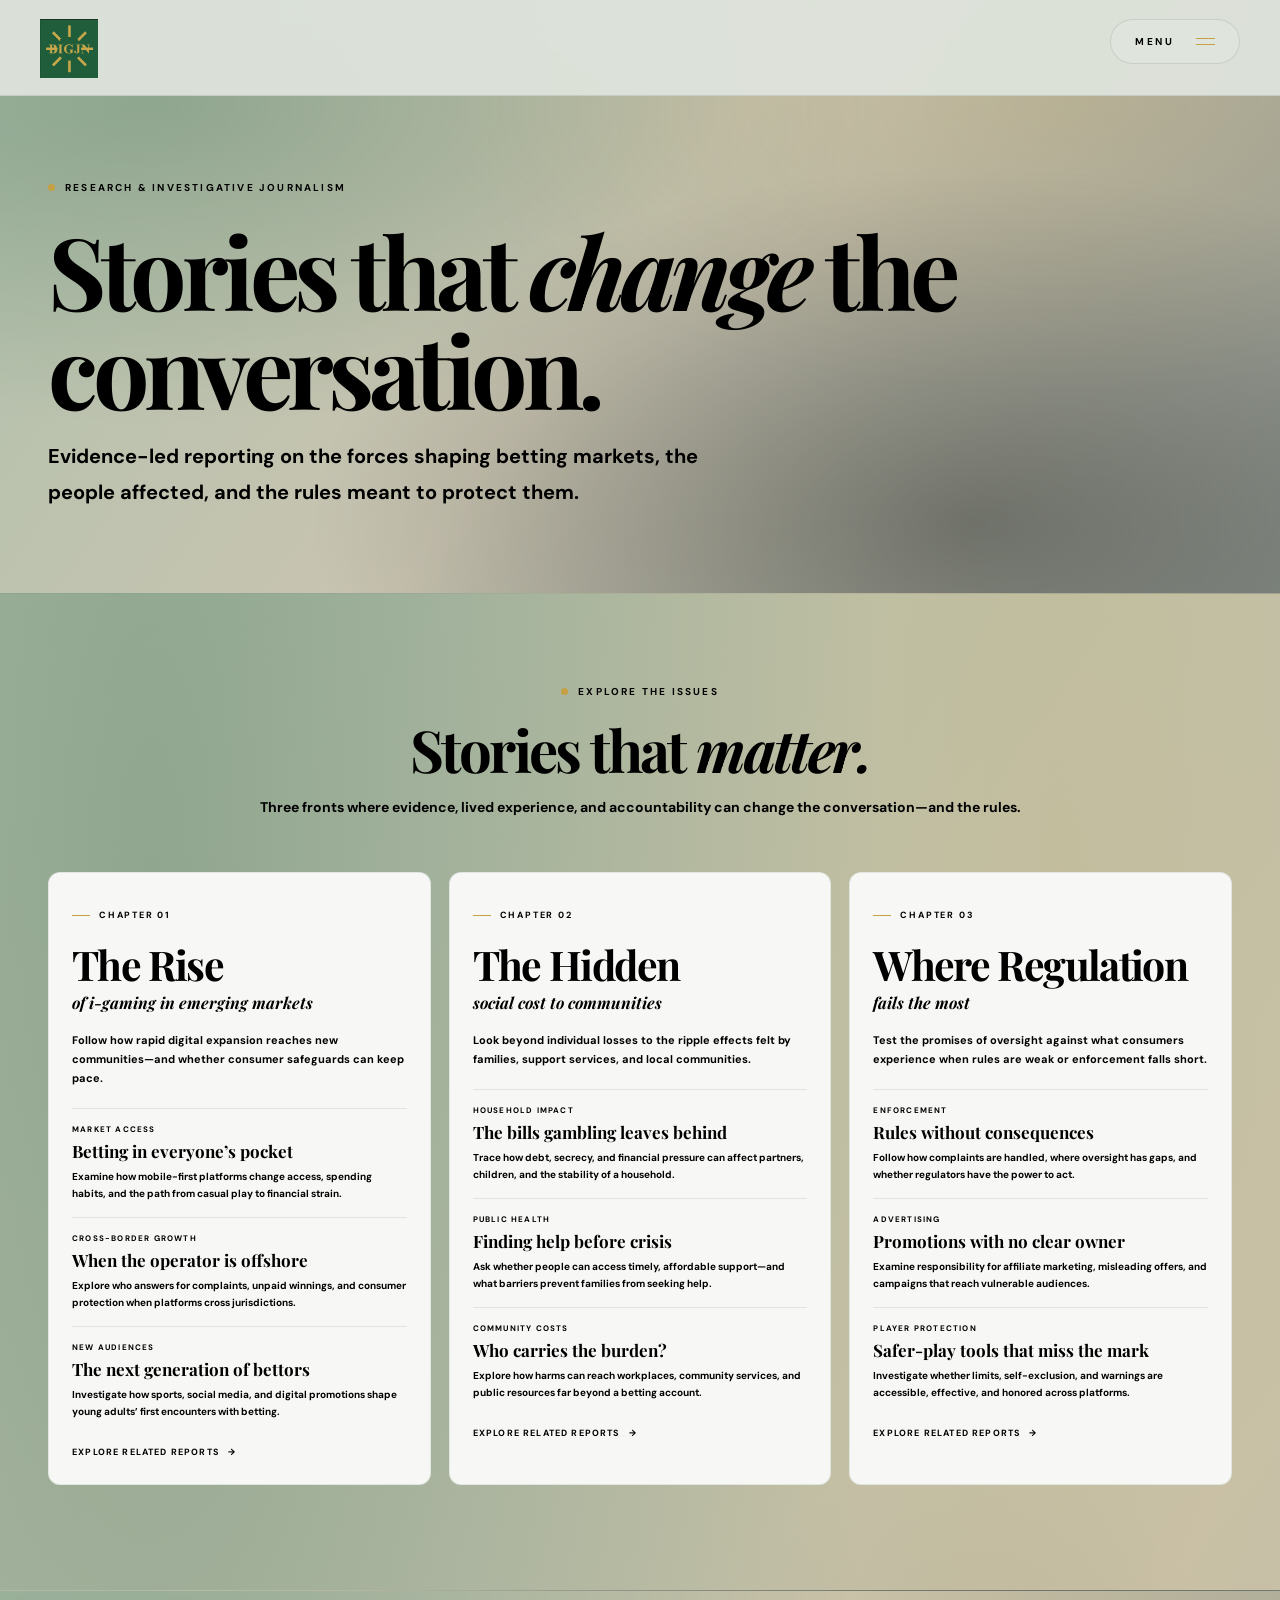
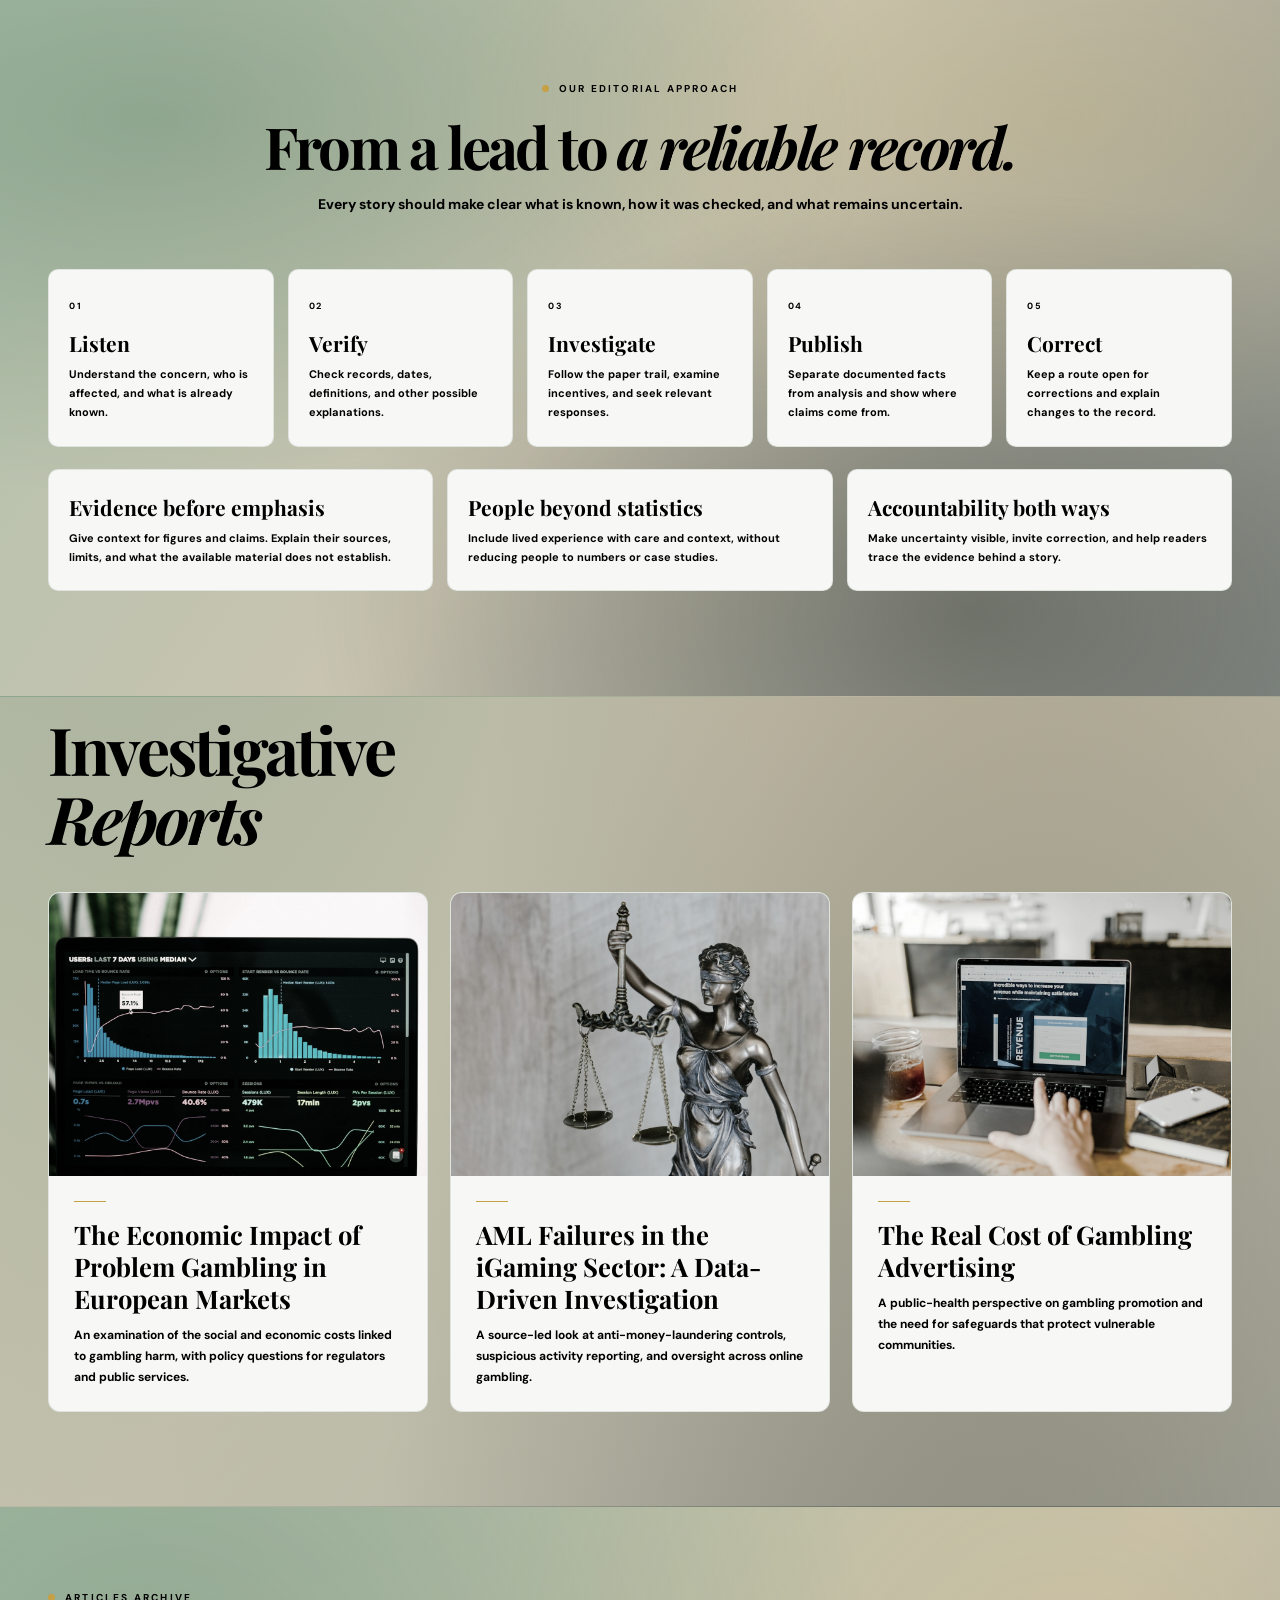
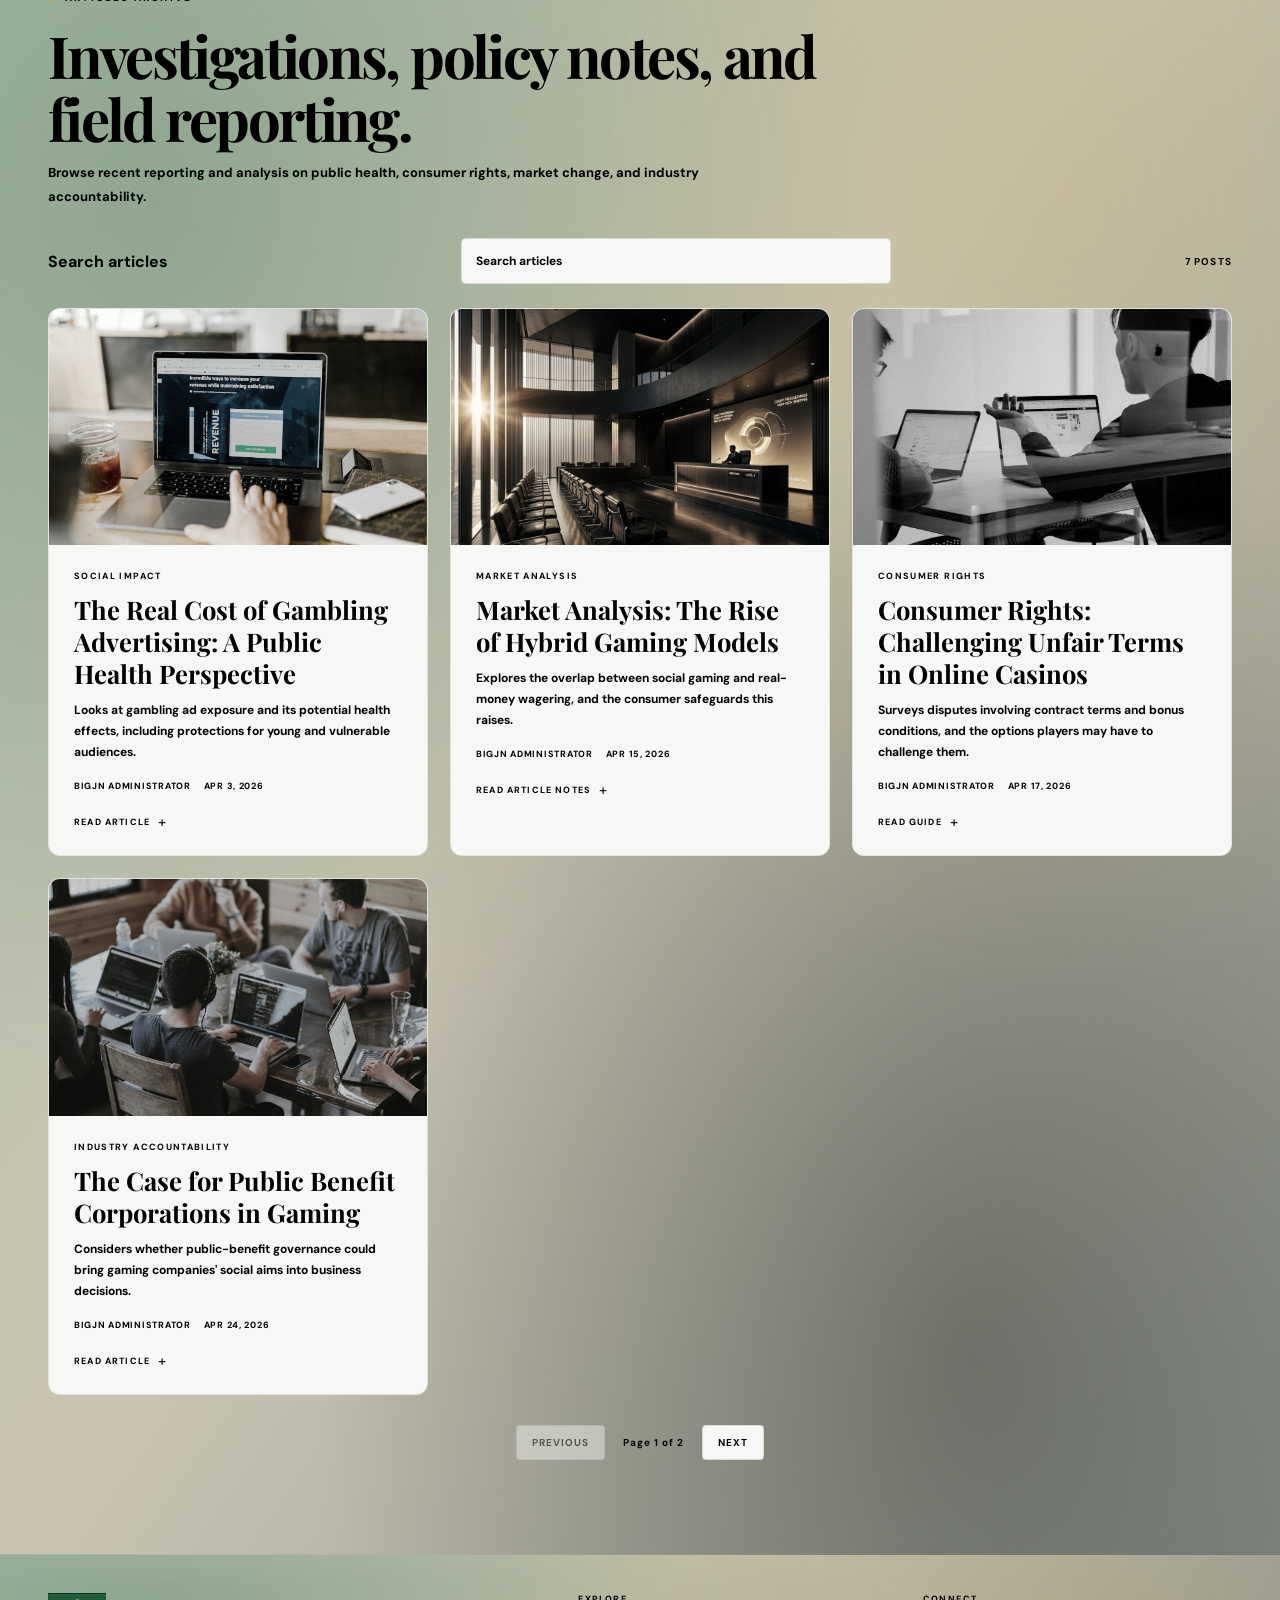
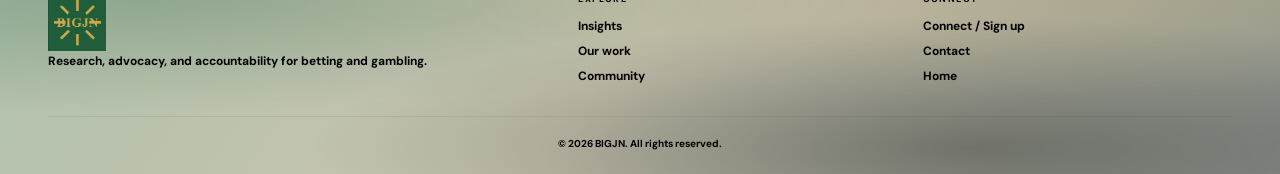
<file: research.html>
<!doctype html>
<html lang="en">
<head>
  <meta charset="utf-8">
  <meta name="viewport" content="width=device-width, initial-scale=1">
  <meta name="theme-color" content="#dfe4dc">
  <meta name="description" content="Investigative reports and impactful stories about online gambling markets, community costs, and regulation.">
  <title>Research &amp; Stories | BIGJN</title>
  <link rel="icon" type="image/png" href="logo.png">
  <link rel="preconnect" href="https://fonts.googleapis.com">
  <link rel="preconnect" href="https://fonts.gstatic.com" crossorigin>
  <link href="https://fonts.googleapis.com/css2?family=DM+Sans:wght@400;500;600;700&family=Playfair+Display:ital,wght@0,500;0,600;0,700;1,500;1,600&display=swap" rel="stylesheet">
  <link rel="stylesheet" href="pages.css">
</head>
<body>
  <a class="skip-link" href="#main">Skip to content</a>
  <header class="site-header">
    <a class="site-brand" href="index.html" aria-label="BIGJN home"><img src="logo.png" alt="BIGJN"></a>
    <button class="menu-button" type="button" aria-expanded="false" aria-controls="menu-panel"><span>MENU</span><span class="menu-icon" aria-hidden="true"><span></span><span></span></span></button>
  </header>
  <div class="menu-panel" id="menu-panel" aria-hidden="true"><div><nav aria-label="Main navigation">
    <a href="index.html">HOME</a><a href="research.html" aria-current="page">RESEARCH</a><a href="insights.html">INSIGHTS</a><a href="our-work.html">OUR WORK</a><a href="community.html">COMMUNITY</a><a href="connect.html">CONNECT</a><a href="contact.html">CONTACT</a>
  </nav><p class="menu-note">Evidence. Accountability. Change.</p></div></div>
  <main id="main">
    <header class="page-hero"><div class="wrap">
      <span class="eyebrow">Research &amp; investigative journalism</span>
      <h1>Stories that <span class="gold italic">change</span> the conversation.</h1>
      <p>Evidence-led reporting on the forces shaping betting markets, the people affected, and the rules meant to protect them.</p>
    </div></header>
    <section class="page-section" id="stories">
      <div class="wrap">
        <header class="section-heading"><span class="eyebrow">Explore the issues</span><h2>Stories that <span class="gold italic">matter.</span></h2><p>Three fronts where evidence, lived experience, and accountability can change the conversation—and the rules.</p></header>
        <div class="chapter-list">
          <article class="chapter">
            <span class="chapter-number">CHAPTER 01</span><h3>The Rise</h3><p class="chapter-subtitle">of i-gaming in emerging markets</p>
            <p class="chapter-intro">Follow how rapid digital expansion reaches new communities—and whether consumer safeguards can keep pace.</p>
            <div class="chapter-stories">
              <article class="chapter-story"><span class="chapter-story-label">Market access</span><h4>Betting in everyone’s pocket</h4><p>Examine how mobile-first platforms change access, spending habits, and the path from casual play to financial strain.</p></article>
              <article class="chapter-story"><span class="chapter-story-label">Cross-border growth</span><h4>When the operator is offshore</h4><p>Explore who answers for complaints, unpaid winnings, and consumer protection when platforms cross jurisdictions.</p></article>
              <article class="chapter-story"><span class="chapter-story-label">New audiences</span><h4>The next generation of bettors</h4><p>Investigate how sports, social media, and digital promotions shape young adults’ first encounters with betting.</p></article>
            </div><a class="chapter-more" href="#reports">Explore related reports <span aria-hidden="true">→</span></a>
          </article>
          <article class="chapter">
            <span class="chapter-number">CHAPTER 02</span><h3>The Hidden</h3><p class="chapter-subtitle">social cost to communities</p>
            <p class="chapter-intro">Look beyond individual losses to the ripple effects felt by families, support services, and local communities.</p>
            <div class="chapter-stories">
              <article class="chapter-story"><span class="chapter-story-label">Household impact</span><h4>The bills gambling leaves behind</h4><p>Trace how debt, secrecy, and financial pressure can affect partners, children, and the stability of a household.</p></article>
              <article class="chapter-story"><span class="chapter-story-label">Public health</span><h4>Finding help before crisis</h4><p>Ask whether people can access timely, affordable support—and what barriers prevent families from seeking help.</p></article>
              <article class="chapter-story"><span class="chapter-story-label">Community costs</span><h4>Who carries the burden?</h4><p>Explore how harms can reach workplaces, community services, and public resources far beyond a betting account.</p></article>
            </div><a class="chapter-more" href="#reports">Explore related reports <span aria-hidden="true">→</span></a>
          </article>
          <article class="chapter">
            <span class="chapter-number">CHAPTER 03</span><h3>Where Regulation</h3><p class="chapter-subtitle">fails the most</p>
            <p class="chapter-intro">Test the promises of oversight against what consumers experience when rules are weak or enforcement falls short.</p>
            <div class="chapter-stories">
              <article class="chapter-story"><span class="chapter-story-label">Enforcement</span><h4>Rules without consequences</h4><p>Follow how complaints are handled, where oversight has gaps, and whether regulators have the power to act.</p></article>
              <article class="chapter-story"><span class="chapter-story-label">Advertising</span><h4>Promotions with no clear owner</h4><p>Examine responsibility for affiliate marketing, misleading offers, and campaigns that reach vulnerable audiences.</p></article>
              <article class="chapter-story"><span class="chapter-story-label">Player protection</span><h4>Safer-play tools that miss the mark</h4><p>Investigate whether limits, self-exclusion, and warnings are accessible, effective, and honored across platforms.</p></article>
            </div><a class="chapter-more" href="#reports">Explore related reports <span aria-hidden="true">→</span></a>
          </article>
        </div>
      </div>
    </section>
    <section class="editorial-section" id="editorial">
      <div class="wrap">
        <header class="section-heading">
          <span class="eyebrow">Our editorial approach</span>
          <h2>From a lead to <span class="gold italic">a reliable record.</span></h2>
          <p>Every story should make clear what is known, how it was checked, and what remains uncertain.</p>
        </header>
        <ol class="editorial-steps">
          <li><span>01</span><h3>Listen</h3><p>Understand the concern, who is affected, and what is already known.</p></li>
          <li><span>02</span><h3>Verify</h3><p>Check records, dates, definitions, and other possible explanations.</p></li>
          <li><span>03</span><h3>Investigate</h3><p>Follow the paper trail, examine incentives, and seek relevant responses.</p></li>
          <li><span>04</span><h3>Publish</h3><p>Separate documented facts from analysis and show where claims come from.</p></li>
          <li><span>05</span><h3>Correct</h3><p>Keep a route open for corrections and explain changes to the record.</p></li>
        </ol>
        <div class="editorial-principles">
          <article><h3>Evidence before emphasis</h3><p>Give context for figures and claims. Explain their sources, limits, and what the available material does not establish.</p></article>
          <article><h3>People beyond statistics</h3><p>Include lived experience with care and context, without reducing people to numbers or case studies.</p></article>
          <article><h3>Accountability both ways</h3><p>Make uncertainty visible, invite correction, and help readers trace the evidence behind a story.</p></article>
        </div>
      </div>
    </section>
    <section class="image-section" id="reports"><div class="wrap">
      <header class="image-section-heading"><h2>Investigative<br><span class="gold italic">Reports</span></h2></header>
      <div class="image-grid">
        <article class="image-card"><div class="image-card-photo"><img src="economic-impact.jpg" alt="Data analytics dashboard" loading="lazy" decoding="async" width="1200" height="900"></div><div class="image-card-copy"><span class="image-card-rule"></span><h3>The Economic Impact of Problem Gambling in European Markets</h3><p>An examination of the social and economic costs linked to gambling harm, with policy questions for regulators and public services.</p></div></article>
        <article class="image-card"><div class="image-card-photo"><img src="legal-research.jpg" alt="Legal documents and research papers" loading="lazy" decoding="async" width="1200" height="900"></div><div class="image-card-copy"><span class="image-card-rule"></span><h3>AML Failures in the iGaming Sector: A Data-Driven Investigation</h3><p>A source-led look at anti-money-laundering controls, suspicious activity reporting, and oversight across online gambling.</p></div></article>
        <article class="image-card"><div class="image-card-photo"><img src="responsible-gambling.jpg" alt="Responsible gambling awareness concept" loading="lazy" decoding="async" width="1200" height="900"></div><div class="image-card-copy"><span class="image-card-rule"></span><h3>The Real Cost of Gambling Advertising</h3><p>A public-health perspective on gambling promotion and the need for safeguards that protect vulnerable communities.</p></div></article>
      </div>
    </div></section>
    <section class="image-section" id="blog">
      <div class="wrap">
        <header class="archive-heading">
          <span class="eyebrow">Articles archive</span>
          <h2>Investigations, policy notes, and field reporting.</h2>
          <p>Browse recent reporting and analysis on public health, consumer rights, market change, and industry accountability.</p>
        </header>
        <div class="archive-controls">
          <label class="sr-only" for="article-search">Search articles</label>
          <input id="article-search" type="search" placeholder="Search articles">
          <p id="archive-count" role="status" aria-live="polite">7 posts</p>
        </div>
        <div class="image-grid blog-grid" id="archive-grid">
          <details class="image-card archive-card">
            <summary class="archive-summary">
              <div class="image-card-photo"><img src="responsible-gambling.jpg" alt="Gambling-related public health information" loading="lazy" decoding="async" width="1200" height="750"></div>
              <div class="image-card-copy"><span class="blog-category">Social Impact</span><h3>The Real Cost of Gambling Advertising: A Public Health Perspective</h3><p>Looks at gambling ad exposure and its potential health effects, including protections for young and vulnerable audiences.</p><div class="archive-meta"><span>BIGJN Administrator</span><time datetime="2026-04-03">Apr 3, 2026</time></div><span class="archive-expand">Read article</span></div>
            </summary>
            <div class="archive-details">
              <span class="blog-category">Public Health Perspective</span>
              <h3>Advertising's Hidden Toll</h3>
              <p class="archive-claim">The article discusses the relationship between young people's exposure to gambling ads and risky behaviors.</p>
              <h4>Key Findings</h4>
              <ul>
                <li>Children reportedly see 3–5 gambling advertisements per day during sports broadcasts.</li>
                <li>The report associates early exposure with a 38% increase in problem-gambling risk.</li>
                <li>The article argues current rules do not adequately protect minors.</li>
              </ul>
              <h4>Recommendations</h4>
              <p>The article calls for restrictions on gambling advertising during family viewing hours and on social platforms popular with young people.</p>
              <h4>Article Notes</h4>
              <dl class="article-notes">
                <div><dt>Author</dt><dd>BIGJN Administrator</dd></div>
                <div><dt>Published</dt><dd><time datetime="2026-04-03">April 3, 2026</time></dd></div>
                <div><dt>Status</dt><dd>Published</dd></div>
                <div><dt>Categories</dt><dd>Social Impact; Harm Reduction</dd></div>
              </dl>
              <p class="aml-note">The statistics are presented as stated in the article and have not been independently verified here.</p>
            </div>
          </details>
          <details class="image-card archive-card">
            <summary class="archive-summary">
              <div class="image-card-photo"><img src="hero-bg.jpg" alt="Modern digital gaming environment" loading="lazy" decoding="async" width="1200" height="750"></div>
              <div class="image-card-copy"><span class="blog-category">Market Analysis</span><h3>Market Analysis: The Rise of Hybrid Gaming Models</h3><p>Explores the overlap between social gaming and real-money wagering, and the consumer safeguards this raises.</p><div class="archive-meta"><span>BIGJN Administrator</span><time datetime="2026-04-15">Apr 15, 2026</time></div><span class="archive-expand">Read article notes</span></div>
            </summary>
            <div class="archive-details">
              <h3>The Rise of Hybrid Gaming Models</h3>
              <p class="archive-claim">The article introduction describes how social gaming and real-money gambling are increasingly combined.</p>
              <p>No full article body is available in the supplied post information.</p>
              <h4>Article Notes</h4>
              <dl class="article-notes">
                <div><dt>Author</dt><dd>BIGJN Administrator</dd></div>
                <div><dt>Published</dt><dd><time datetime="2026-04-15">April 15, 2026</time></dd></div>
                <div><dt>Status</dt><dd>Published</dd></div>
                <div><dt>Categories</dt><dd>Market Analysis; Industry Accountability</dd></div>
              </dl>
            </div>
          </details>
          <details class="image-card archive-card">
            <summary class="archive-summary">
              <div class="image-card-photo"><img src="policy-meeting.jpg" alt="People discussing policy and consumer rights" loading="lazy" decoding="async" width="1200" height="750"></div>
              <div class="image-card-copy"><span class="blog-category">Consumer Rights</span><h3>Consumer Rights: Challenging Unfair Terms in Online Casinos</h3><p>Surveys disputes involving contract terms and bonus conditions, and the options players may have to challenge them.</p><div class="archive-meta"><span>BIGJN Administrator</span><time datetime="2026-04-17">Apr 17, 2026</time></div><span class="archive-expand">Read guide</span></div>
            </summary>
            <div class="archive-details">
              <span class="blog-category">Consumer Rights Guide</span>
              <h3>Unfair Terms Exposed</h3>
              <h4>What Makes a Term Unfair?</h4>
              <p>The article discusses the UK Consumer Rights Act 2015 and terms that may create a significant imbalance against consumers.</p>
              <h4>Common Concerns</h4>
              <ul>
                <li>Wagering conditions that are not clearly disclosed.</li>
                <li>Terms that allow an operator to close accounts unilaterally.</li>
                <li>Excessive chargeback fees.</li>
              </ul>
              <h4>Possible Steps to Challenge a Term</h4>
              <ol>
                <li>Keep records, including screenshots, emails, and account communications.</li>
                <li>Raise a complaint with the relevant regulator, such as the UKGC or MGA where applicable.</li>
                <li>Consider qualified legal advice where significant losses are involved.</li>
              </ol>
              <p class="aml-note">This is general information, not legal advice. Consumer protections and complaint routes depend on the jurisdiction and circumstances.</p>
              <h4>Article Notes</h4>
              <dl class="article-notes">
                <div><dt>Author</dt><dd>BIGJN Administrator</dd></div>
                <div><dt>Published</dt><dd><time datetime="2026-04-17">April 17, 2026</time></dd></div>
                <div><dt>Status</dt><dd>Published</dd></div>
                <div><dt>Categories</dt><dd>Consumer Rights; Licensing</dd></div>
              </dl>
            </div>
          </details>
          <details class="image-card archive-card">
            <summary class="archive-summary">
              <div class="image-card-photo"><img src="community-team.jpg" alt="Team collaborating on a shared project" loading="lazy" decoding="async" width="1200" height="750"></div>
              <div class="image-card-copy"><span class="blog-category">Industry Accountability</span><h3>The Case for Public Benefit Corporations in Gaming</h3><p>Considers whether public-benefit governance could bring gaming companies' social aims into business decisions.</p><div class="archive-meta"><span>BIGJN Administrator</span><time datetime="2026-04-24">Apr 24, 2026</time></div><span class="archive-expand">Read article</span></div>
            </summary>
            <div class="archive-details">
              <h3>Gaming for Good</h3>
              <p class="archive-claim">The article examines whether changing gaming operators' corporate structure could better balance commercial goals and public benefit.</p>
              <h4>Rethinking Corporate Structure</h4>
              <p>It contrasts shareholder-focused governance with public-benefit corporations, which are designed to consider stated social objectives alongside financial performance.</p>
              <h4>Potential Advantages</h4>
              <ol>
                <li>Proactive compliance may help reduce some regulatory friction.</li>
                <li>A public-benefit commitment may strengthen brand trust and player loyalty.</li>
                <li>Long-term sustainability can be prioritized over short-term gains.</li>
              </ol>
              <h4>Industry Update</h4>
              <p>The report states that three major operators announced plans to convert in 2024; this claim has not been independently verified here.</p>
              <h4>Article Notes</h4>
              <dl class="article-notes">
                <div><dt>Author</dt><dd>BIGJN Administrator</dd></div>
                <div><dt>Published</dt><dd><time datetime="2026-04-24">April 24, 2026</time></dd></div>
                <div><dt>Status</dt><dd>Published</dd></div>
                <div><dt>Categories</dt><dd>Industry Accountability; Fair Gaming</dd></div>
              </dl>
            </div>
          </details>
          <details class="image-card archive-card">
            <summary class="archive-summary">
              <div class="image-card-photo"><img src="responsible-gambling.jpg" alt="Responsible gambling support resources" loading="lazy" decoding="async" width="1200" height="750"></div>
              <div class="image-card-copy"><span class="blog-category">Harm Reduction</span><h3>Why Responsible Gambling Tools Are Failing a Generation</h3><p>Examines why self-exclusion and deposit caps may not be enough on their own, and how protections could improve.</p><div class="archive-meta"><span>BIGJN Administrator</span><time datetime="2026-04-14">Apr 14, 2026</time></div><span class="archive-expand">Read article</span></div>
            </summary>
            <div class="archive-details harm-details">
              <h3>Beyond Self-Exclusion</h3>
              <p class="archive-claim">Self-exclusion and deposit limits alone may not provide enough protection. The article calls for a broader approach to how operators design safeguards.</p>
              <h4>The Illusion of Control</h4>
              <p>Deposit caps and self-exclusion registers are often treated as primary defenses. The article argues that relying on them alone can leave important gaps.</p>
              <h4>What Could Help</h4>
              <ul>
                <li><strong>Personalized risk scoring:</strong> Use AI-assisted behavioral analysis to identify risk patterns earlier, with appropriate privacy safeguards.</li>
                <li><strong>Cooling-off periods:</strong> Require breaks after defined loss thresholds.</li>
                <li><strong>Staff training:</strong> Help staff recognize potential harm patterns and respond promptly.</li>
              </ul>
              <h4>Article Notes</h4>
              <dl class="article-notes">
                <div><dt>Author</dt><dd>BIGJN Administrator</dd></div>
                <div><dt>Published</dt><dd><time datetime="2026-04-14">April 14, 2026</time></dd></div>
                <div><dt>Status</dt><dd>Published</dd></div>
                <div><dt>Category</dt><dd>Harm Reduction</dd></div>
              </dl>
            </div>
          </details>
          <details class="image-card archive-card">
            <summary class="archive-summary">
              <div class="image-card-photo"><img src="legal-research.jpg" alt="Legal research documents" loading="lazy" decoding="async" width="1200" height="750"></div>
              <div class="image-card-copy"><span class="blog-category">Anti-Money Laundering</span><h3>AML Failures in the iGaming Sector: A Data-Driven Investigation</h3><p>Reviews anti-money-laundering controls, suspicious activity reporting, and oversight in online gambling.</p><div class="archive-meta"><span>BIGJN Administrator</span><time datetime="2026-04-26">Apr 26, 2026</time></div><span class="archive-expand">Read investigation</span></div>
            </summary>
            <div class="archive-details aml-details">
              <span class="blog-category">Data-Driven Investigation</span>
              <h3>AML in iGaming: Systemic Failures</h3>
              <p class="aml-claim">The report states that 67% of operators fail to meet basic AML standards.</p>
              <h4>Methodology</h4>
              <p>Analysis of Suspicious Activity Reports (SARs) from 2022–2024 across major jurisdictions, including the UK, Malta, and Gibraltar.</p>
              <h4>Findings</h4>
              <ul>
                <li>Average SAR filing rate: 0.2% (the report states a benchmark of 2–3%).</li>
                <li>42% of operators have no dedicated AML officer.</li>
                <li>Customer due-diligence gaps in 78% of cases.</li>
              </ul>
              <h4>Example query</h4>
              <p class="aml-filename">query_sar_failures.sql</p>
              <pre class="aml-query"><code>SELECT operator_name, jurisdiction,
    COUNT(*) as total_transactions,
    SUM(CASE WHEN sar_filed = true THEN 1 ELSE 0 END) as sar_count,
    ROUND(SUM(CASE WHEN sar_filed = true THEN 1 ELSE 0 END) * 100.0 / COUNT(*), 2) as sar_percentage
FROM compliance_data
WHERE transaction_amount &gt; 10000
GROUP BY operator_name, jurisdiction
HAVING sar_percentage &lt; 0.5
ORDER BY sar_percentage ASC;</code></pre>
              <p class="aml-note">These figures are presented as stated in the report; the underlying dataset was not supplied with this summary.</p>
            </div>
          </details>
          <details class="image-card archive-card">
            <summary class="archive-summary">
              <div class="image-card-photo"><img src="economic-impact.jpg" alt="Data analytics related to gambling markets" loading="lazy" decoding="async" width="1200" height="750"></div>
              <div class="image-card-copy"><span class="blog-category">Research &amp; Data</span><h3>The Economic Impact of Problem Gambling in European Markets</h3><p>Reviews reported social and economic costs of gambling harm and the policy questions these estimates raise.</p><div class="archive-meta"><span>BIGJN Administrator</span><time datetime="2026-04-08">Apr 8, 2026</time></div><span class="archive-expand">Read report summary</span></div>
            </summary>
            <div class="archive-details economic-details">
              <h3>The Economic Impact of Problem Gambling</h3>
              <p class="archive-claim">The report describes a cross-national study of 15 European markets and calls for stronger responses to gambling-related harm.</p>
              <h4>Executive Summary</h4>
              <p>The report says the research team gathered information from more than 50,000 people across 15 European countries. It concludes that existing regulatory frameworks do not adequately address the harm identified.</p>
              <h4>Key Metrics</h4>
              <ul>
                <li><strong>Annual social cost:</strong> €15.3 billion, according to the report.</li>
                <li><strong>Treatment gap:</strong> 85% of affected people reportedly receive no support.</li>
                <li><strong>Regulatory coverage:</strong> 40% of markets reportedly have adequate player protections.</li>
              </ul>
              <h4>Full Report</h4>
              <p>The source describes a 120-page report containing methodology, raw data, and policy recommendations. A PDF is not hosted on this site.</p>
              <p class="aml-note">These figures are presented as stated in the report; the underlying dataset was not supplied with this summary.</p>
              <h4>Article Notes</h4>
              <dl class="article-notes">
                <div><dt>Author</dt><dd>BIGJN Administrator</dd></div>
                <div><dt>Published</dt><dd><time datetime="2026-04-08">April 8, 2026</time></dd></div>
                <div><dt>Status</dt><dd>Published</dd></div>
                <div><dt>Category</dt><dd>Research &amp; Data</dd></div>
              </dl>
            </div>
          </details>
        </div>
        <p class="archive-empty" id="archive-empty" hidden>No articles match your search.</p>
        <nav class="archive-pagination" aria-label="Article archive pages">
          <button id="archive-previous" type="button" disabled>Previous</button>
          <span id="archive-page" aria-live="polite">Page 1 of 2</span>
          <button id="archive-next" type="button">Next</button>
        </nav>
      </div>
    </section>
  </main>
  <footer class="site-footer"><div class="wrap">      <div class="footer-grid"><div><img class="brand-logo" src="logo.png" alt="BIGJN"><p class="footer-blurb">Research, advocacy, and accountability for betting and gambling.</p></div><div><h3 class="footer-title">Explore</h3><nav class="footer-links"><a href="insights.html">Insights</a><a href="our-work.html">Our work</a><a href="community.html">Community</a></nav></div><div><h3 class="footer-title">Connect</h3><nav class="footer-links"><a href="connect.html">Connect / Sign up</a><a href="contact.html">Contact</a><a href="index.html">Home</a></nav></div></div><div class="copyright">© 2026 BIGJN. All rights reserved.</div></div></footer>
  <script src="site.js"></script>
</body>
</html>
</file>
<file: pages.css>
:root {
  color-scheme: light;
  --ink: #1d392c;
  --ink-soft: #d3dad3;
  --paper: #dfe4dc;
  --muted: #66766b;
  --gold: #c5a044;
  --line: rgba(29,70,47,.16);
  --backdrop: radial-gradient(ellipse at 12% 18%, rgba(29,86,54,.26), transparent 46%), radial-gradient(ellipse at 83% 18%, rgba(197,160,68,.17), transparent 42%), radial-gradient(ellipse at 76% 88%, rgba(18,22,19,.38), transparent 48%), linear-gradient(125deg, #b0c1ac 0%, #c9c4b1 48%, #929892 100%);
  --serif: "Playfair Display", Georgia, serif;
  --sans: "DM Sans", Arial, sans-serif;
}

* { box-sizing: border-box; }
html { scroll-behavior: smooth; scroll-padding-top: 110px; }
body { margin: 0; background: var(--backdrop); color: var(--ink); font-family: var(--sans); -webkit-font-smoothing: antialiased; }
body.menu-open { overflow: hidden; }
a { color: inherit; text-decoration: none; }
button { font: inherit; }
h1, h2, h3, h4, p { margin-top: 0; }
.wrap { width: min(1240px, calc(100% - 96px)); margin-inline: auto; }
.gold { color: var(--gold); }
.italic { font-style: italic; }
.eyebrow { display: inline-flex; align-items: center; gap: 10px; color: var(--muted); font-size: 10px; font-weight: 600; letter-spacing: .22em; text-transform: uppercase; }
.eyebrow::before { width: 7px; height: 7px; border-radius: 50%; background: var(--gold); content: ""; }
.skip-link { position: absolute; z-index: 30; top: 10px; left: 10px; padding: 12px; transform: translateY(-160%); background: #fff; color: var(--ink); }
.skip-link:focus { transform: translateY(0); }
.site-header { position: fixed; z-index: 20; inset: 0 0 auto; height: 96px; border-bottom: 1px solid rgba(29,70,47,.12); background: rgba(223,228,220,.94); backdrop-filter: blur(16px); }
.site-brand { position: absolute; z-index: 20; top: 19px; left: max(40px, calc((100vw - 1240px) / 2)); display: block; width: 58px; height: 58px; }
.site-brand img, .brand-logo { display: block; width: 58px; height: auto; }
.menu-button { position: absolute; z-index: 21; top: 19px; right: max(40px, calc((100vw - 1240px) / 2)); display: flex; align-items: center; gap: 22px; padding: 15px 24px; color: var(--ink); border: 1px solid rgba(29,70,47,.12); border-radius: 100px; background: rgba(223,228,220,.96); backdrop-filter: blur(16px); cursor: pointer; font-size: 10px; letter-spacing: .24em; }
.menu-button:hover { border-color: rgba(29,86,54,.4); }
.menu-icon { display: grid; gap: 5px; }
.menu-icon span { width: 19px; height: 1px; background: var(--gold); transition: transform .25s; }
.menu-button[aria-expanded="true"] .menu-icon span:first-child { transform: translateY(3px) rotate(45deg); }
.menu-button[aria-expanded="true"] .menu-icon span:last-child { transform: translateY(-3px) rotate(-45deg); }
.menu-panel { position: fixed; z-index: 19; inset: 0; display: grid; align-content: center; justify-items: end; padding: 100px max(56px, calc((100vw - 1240px) / 2)); background: var(--backdrop); opacity: 0; visibility: hidden; transition: opacity .3s, visibility .3s; }
.menu-panel.open { opacity: 1; visibility: visible; }
.menu-panel nav { display: grid; gap: 12px; }
.menu-panel nav a { font-family: var(--serif); font-size: clamp(30px, 4vw, 52px); font-weight: 600; transition: color .2s, transform .2s; }
.menu-panel nav a:hover, .menu-panel nav a[aria-current="page"] { color: var(--gold); }
.menu-panel nav a:hover { transform: translateX(8px); }
.menu-note { margin: 42px 0 0; color: var(--muted); font-size: 10px; letter-spacing: .18em; text-transform: uppercase; }
.page-hero { position: relative; overflow: hidden; padding: 175px 0 83px; border-bottom: 1px solid rgba(29,70,47,.09); background: var(--backdrop); }
.page-hero h1 { max-width: 930px; margin: 24px 0 20px; font-family: var(--serif); font-size: clamp(58px, 8vw, 100px); font-weight: 600; letter-spacing: -.055em; line-height: .99; }
.page-hero p { max-width: 700px; margin: 0; color: var(--muted); font-size: clamp(16px, 1.8vw, 20px); line-height: 1.8; }
.page-section { padding: 85px 0 105px; }
.editorial-section { padding: 85px 0 105px; border-block: 1px solid rgba(29,70,47,.09); background: var(--backdrop); }
.page-section, .editorial-section, .image-section { scroll-margin-top: 110px; }
.editorial-steps { display: grid; grid-template-columns: repeat(5, minmax(0, 1fr)); gap: 14px; margin: 0; padding: 0; list-style: none; }
.editorial-steps li, .editorial-principles article { min-width: 0; padding: 23px 20px; border: 1px solid rgba(29,70,47,.11); border-radius: 10px; background: #f7f8f5; }
.editorial-steps li > span { color: var(--gold); font-size: 9px; font-weight: 700; letter-spacing: .18em; }
.editorial-steps h3, .editorial-principles h3 { margin: 15px 0 8px; font-family: var(--serif); font-size: 21px; font-weight: 600; }
.editorial-steps p, .editorial-principles p { margin: 0; color: var(--muted); font-size: 11px; line-height: 1.75; }
.editorial-principles { display: grid; grid-template-columns: repeat(3, minmax(0, 1fr)); gap: 14px; margin-top: 22px; }
.editorial-principles h3 { margin-top: 0; }
.section-heading { max-width: 770px; margin: 0 auto 52px; text-align: center; }
.section-heading h2 { margin: 18px 0 14px; font-family: var(--serif); font-size: clamp(38px, 5vw, 58px); font-weight: 600; letter-spacing: -.045em; line-height: 1.08; }
.section-heading p { margin: 0; color: var(--muted); font-size: 14px; line-height: 1.8; }
.image-section { padding: 18px 0 94px; }
.image-section + .image-section { padding-top: 78px; border-top: 1px solid rgba(29,70,47,.09); background: var(--backdrop); }
.image-section-heading { display: flex; align-items: end; justify-content: space-between; gap: 24px; margin-bottom: 38px; }
.image-section-heading h2 { margin: 0; font-family: var(--serif); font-size: clamp(40px, 5.5vw, 66px); font-weight: 600; letter-spacing: -.045em; line-height: 1.05; }
.section-link { padding-bottom: 8px; border-bottom: 1px solid var(--line); color: var(--muted); font-size: 9px; letter-spacing: .2em; text-transform: uppercase; }
.section-link:hover { border-color: var(--gold); color: var(--gold); }
.image-grid { display: grid; grid-template-columns: repeat(3, minmax(0, 1fr)); gap: 22px; }
.image-card { display: flex; min-width: 0; flex-direction: column; overflow: hidden; border: 1px solid rgba(29,70,47,.11); border-radius: 12px; background: #f7f8f5; transition: transform .3s, border-color .3s; }
.image-card:hover { transform: translateY(-5px); border-color: rgba(29,86,54,.24); }
.image-card-photo { position: relative; overflow: hidden; aspect-ratio: 4 / 3; background: var(--ink-soft); }
.blog-grid .image-card-photo { aspect-ratio: 16 / 10; }
.image-card-photo img { display: block; width: 100%; height: 100%; object-fit: cover; filter: grayscale(55%); transition: transform .65s, filter .4s; }
.image-card:hover .image-card-photo img { transform: scale(1.05); filter: grayscale(0); }
.image-card-copy { display: flex; flex: 1; flex-direction: column; align-items: start; padding: 25px 25px 23px; }
.image-card-rule { width: 32px; height: 1px; margin-bottom: 16px; background: var(--gold); }
.image-card h3 { margin: 0 0 11px; font-family: var(--serif); font-size: clamp(21px, 2vw, 27px); font-weight: 600; line-height: 1.25; }
.image-card:hover h3 { color: var(--gold); }
.image-card p { margin: 0; color: var(--muted); font-size: 12px; line-height: 1.75; }
.image-card-cta { display: inline-flex; align-items: center; gap: 9px; margin-top: 22px; color: var(--gold); font-size: 9px; font-weight: 700; letter-spacing: .15em; text-transform: uppercase; }
.blog-category { margin-bottom: 11px; color: var(--gold); font-size: 9px; font-weight: 700; letter-spacing: .15em; text-transform: uppercase; }
.blog-date { margin-top: 16px !important; color: #68776b !important; font-size: 9px !important; letter-spacing: .1em; }
.archive-heading { max-width: 820px; margin-bottom: 30px; }
.archive-heading h2 { margin: 18px 0 12px; font-family: var(--serif); font-size: clamp(38px, 5vw, 58px); font-weight: 600; letter-spacing: -.045em; line-height: 1.08; }
.archive-heading p { max-width: 680px; margin: 0; color: var(--muted); font-size: 13px; line-height: 1.8; }
.archive-controls { display: flex; align-items: center; justify-content: space-between; gap: 20px; margin-bottom: 24px; }
.archive-controls input { width: min(100%, 430px); min-height: 46px; padding: 11px 14px; border: 1px solid rgba(29,70,47,.16); border-radius: 5px; outline: none; background: #f7f8f5; color: var(--ink); font: 12px var(--sans); }
.archive-controls input:focus { border-color: var(--gold); box-shadow: 0 0 0 3px rgba(197,160,68,.1); }
.archive-controls > p { margin: 0; color: var(--muted); font-size: 10px; letter-spacing: .12em; text-transform: uppercase; }
.archive-card[hidden] { display: none; }
.archive-summary { display: flex; width: 100%; flex-direction: column; cursor: pointer; list-style: none; }
.archive-summary::-webkit-details-marker { display: none; }
.archive-summary:focus-visible { outline: 2px solid var(--gold); outline-offset: -4px; }
.archive-expand { display: inline-flex; align-items: center; gap: 8px; margin-top: 20px; color: var(--gold); font-size: 9px; font-weight: 700; letter-spacing: .13em; text-transform: uppercase; }
.archive-expand::after { content: "+"; font-size: 15px; font-weight: 400; }
.archive-card[open] .archive-expand::after { content: "\2212"; }
.archive-details { margin: 0 25px 24px; padding-top: 20px; border-top: 1px solid rgba(29,70,47,.11); }
.archive-details h3 { margin: 12px 0; font-family: var(--serif); font-size: 25px; line-height: 1.2; }
.archive-details h4 { margin: 20px 0 8px; font-family: var(--serif); font-size: 17px; }
.archive-details p, .archive-details li { color: var(--muted); font-size: 11px; line-height: 1.75; }
.archive-details ul { display: grid; gap: 7px; margin: 0; padding-left: 18px; }
.aml-claim, .archive-claim { color: var(--ink) !important; font-size: 13px !important; font-weight: 600; }
.aml-filename { margin-bottom: 8px; color: var(--ink) !important; font: 10px Consolas, monospace !important; }
.aml-query { max-width: 100%; overflow-x: auto; margin: 0; padding: 14px; border-radius: 6px; background: #e3e7e1; color: var(--ink); font: 10px/1.65 Consolas, monospace; white-space: pre; }
.aml-note { margin: 14px 0 0; font-size: 10px !important; }
.article-notes { display: grid; grid-template-columns: repeat(2, minmax(0, 1fr)); gap: 9px; margin: 0; }
.article-notes > div { padding: 10px 12px; border: 1px solid rgba(29,70,47,.1); border-radius: 5px; background: #f7f8f5; }
.article-notes dt { color: var(--muted); font-size: 8px; letter-spacing: .12em; text-transform: uppercase; }
.article-notes dd { margin: 4px 0 0; color: var(--ink); font-size: 11px; }
.archive-meta { display: flex; flex-wrap: wrap; gap: 7px 13px; margin-top: auto; padding-top: 17px; color: #68776b; font-size: 9px; letter-spacing: .08em; text-transform: uppercase; }
.archive-empty { margin: 30px 0 0; color: var(--muted); font-size: 13px; text-align: center; }
.archive-pagination { display: flex; align-items: center; justify-content: center; gap: 18px; margin-top: 30px; }
.archive-pagination button { padding: 10px 15px; border: 1px solid rgba(29,70,47,.16); border-radius: 4px; background: #f7f8f5; color: var(--ink); cursor: pointer; font-size: 10px; letter-spacing: .1em; text-transform: uppercase; }
.archive-pagination button:disabled { opacity: .45; cursor: default; }
.archive-pagination button:not(:disabled):hover { border-color: var(--gold); color: var(--gold); }
.archive-pagination span { color: var(--muted); font-size: 10px; letter-spacing: .1em; }
.chapter-list { display: grid; grid-template-columns: repeat(3, minmax(0, 1fr)); gap: 18px; }
.chapter { min-width: 0; padding: 27px 23px 24px; border: 1px solid rgba(29,70,47,.1); border-radius: 12px; background: #f7f8f5; }
.chapter-number { display: inline-flex; align-items: center; gap: 9px; color: var(--gold); font-size: 9px; font-weight: 700; letter-spacing: .2em; }
.chapter-number::before { width: 18px; height: 1px; background: var(--gold); content: ""; }
.chapter h3 { margin: 22px 0 5px; font-family: var(--serif); font-size: clamp(32px, 3.2vw, 43px); letter-spacing: -.04em; line-height: 1.05; }
.chapter-subtitle { margin: 0; color: var(--gold); font-family: var(--serif); font-size: 16px; font-style: italic; line-height: 1.45; }
.chapter-intro { margin: 16px 0 20px; color: var(--muted); font-size: 11px; line-height: 1.75; }
.chapter-story { padding: 15px 0; border-top: 1px solid rgba(29,70,47,.11); }
.chapter-story-label { display: block; margin-bottom: 6px; color: #68776b; font-size: 8px; font-weight: 700; letter-spacing: .15em; text-transform: uppercase; }
.chapter-story h4 { margin: 0 0 5px; font-family: var(--serif); font-size: 17px; line-height: 1.35; }
.chapter-story p { margin: 0; color: var(--muted); font-size: 10px; line-height: 1.7; }
.chapter-more { display: inline-flex; gap: 8px; margin-top: 11px; color: var(--gold); font-size: 9px; font-weight: 700; letter-spacing: .13em; text-transform: uppercase; }
.pillar-grid, .audience-grid { display: grid; grid-template-columns: repeat(3, minmax(0, 1fr)); gap: 22px; }
.pillar { min-width: 0; border: 1px solid rgba(29,70,47,.11); border-radius: 17px; background: radial-gradient(ellipse at 82% 25%, rgba(197,160,68,.05), transparent 30%), linear-gradient(145deg, #f7f8f5, #e7ebe6 75%); transition: border-color .25s, transform .25s; }
.pillar:hover, .pillar[open] { transform: translateY(-3px); border-color: rgba(29,86,54,.24); }
.pillar-toggle { display: block; min-height: 250px; padding: 34px 30px 26px; cursor: pointer; list-style: none; }
.pillar-toggle::-webkit-details-marker { display: none; }
.pillar-toggle:focus-visible { outline: 2px solid var(--gold); outline-offset: -5px; border-radius: inherit; }
.pillar-icon { display: grid; width: 46px; height: 46px; margin-bottom: 24px; place-items: center; border: 1px solid rgba(29,86,54,.2); color: var(--gold); transition: background .25s, transform .35s; }
.pillar[open] .pillar-icon { transform: rotate(45deg); background: rgba(197,160,68,.1); }
.pillar h3, .audience h3 { margin-bottom: 11px; font-family: var(--serif); font-size: 25px; }
.pillar-summary { margin: 0; color: var(--muted); font-size: 12px; line-height: 1.8; }
.pillar-more { display: inline-flex; align-items: center; gap: 8px; margin-top: 18px; color: var(--gold); font-size: 9px; font-weight: 700; letter-spacing: .13em; text-transform: uppercase; }
.pillar-more::after { content: "+"; font-size: 15px; font-weight: 400; transition: transform .25s; }
.pillar[open] .pillar-more::after { transform: rotate(45deg); }
.pillar-details { padding: 0 30px 26px; animation: pillar-reveal .25s ease-out; }
.pillar-details > p { margin: 0 0 15px; color: var(--muted); font-size: 12px; line-height: 1.8; }
.pillar-details h4 { margin: 18px 0 9px; color: var(--ink); font-family: var(--serif); font-size: 17px; }
.pillar-details ul { display: grid; gap: 9px; margin: 0; padding: 0; list-style: none; }
.pillar-details li { position: relative; padding-left: 15px; color: var(--muted); font-size: 11px; line-height: 1.65; }
.pillar-details li::before { position: absolute; top: .65em; left: 0; width: 6px; height: 1px; background: var(--gold); content: ""; }
.pillar-link { display: inline-flex; gap: 8px; margin-top: 18px; color: var(--gold); font-size: 9px; font-weight: 700; letter-spacing: .12em; text-transform: uppercase; }
.pillar-link:hover { text-decoration: underline; }
@keyframes pillar-reveal { from { opacity: 0; transform: translateY(-5px); } to { opacity: 1; transform: translateY(0); } }
.audience h3 { font-family: var(--serif); font-size: 27px; }
.audience p { margin: 0; color: var(--muted); font-size: 13px; line-height: 1.8; }
.audience { display: flex; min-height: 280px; flex-direction: column; padding: 35px 31px; border: 1px solid rgba(29,70,47,.11); background: #f7f8f5; }
.audience-rule { width: 36px; height: 1px; margin-bottom: 28px; background: var(--gold); }
.audience p { flex: 1; }
.access { display: flex; align-items: center; gap: 10px; margin-top: 25px; padding: 12px; border: 1px solid rgba(29,70,47,.11); border-radius: 5px; font-size: 9px; letter-spacing: .12em; text-transform: uppercase; }
.access::before { width: 7px; height: 7px; border-radius: 50%; background: var(--gold); content: ""; }
.community-quote { padding: 85px 0 95px; text-align: center; }
.community-quote .eyebrow::before { display: none; }
.quote { max-width: 950px; margin: 25px auto 50px; font-family: var(--serif); font-size: clamp(30px, 4.5vw, 52px); font-style: italic; line-height: 1.35; }
.partners { display: flex; flex-wrap: wrap; justify-content: center; gap: 24px clamp(35px, 6vw, 85px); color: var(--muted); font-family: var(--serif); font-size: 16px; font-style: italic; }
.community-callout { padding: 76px 0; border-block: 1px solid rgba(29,70,47,.09); background: var(--backdrop); text-align: center; }
.community-callout h2 { margin: 19px 0; font-family: var(--serif); font-size: clamp(42px, 6vw, 68px); }
.community-callout p { max-width: 660px; margin: 0 auto 27px; color: var(--muted); font-size: 14px; line-height: 1.8; }
.actions { display: flex; flex-wrap: wrap; justify-content: center; gap: 13px; }
.button { display: inline-flex; min-height: 52px; align-items: center; justify-content: center; gap: 11px; padding: 0 24px; border: 1px solid var(--line); border-radius: 4px; background: #f7f8f5; color: var(--ink); font-size: 12px; font-weight: 600; }
.button:hover { border-color: rgba(29,86,54,.4); transform: translateY(-2px); }
.button-primary { border-color: var(--gold); background: var(--gold); color: #fff; }
.button-primary:hover { border-color: #9c7d2f; background: #9c7d2f; }
.arrow { font-size: 17px; }
.contact-section { padding: 80px 0 105px; background: var(--backdrop); }
.connect-section { min-height: calc(100svh - 96px); padding: 132px 0 82px; background: var(--backdrop); }
.connect-layout { display: grid; min-height: 570px; grid-template-columns: minmax(0, .95fr) minmax(0, 1.05fr); overflow: hidden; border: 1px solid rgba(29,70,47,.12); border-radius: 14px; background: #f7f8f5; box-shadow: 0 20px 70px rgba(0,0,0,.12); }
.connect-panel { display: flex; align-items: center; justify-content: center; padding: clamp(28px, 5vw, 66px); }
.connect-content { width: min(100%, 430px); }
.connect-home { display: inline-flex; align-items: center; gap: 10px; margin-bottom: 34px; font-family: var(--serif); font-size: 20px; font-weight: 600; }
.connect-home img { display: block; width: 42px; height: 42px; object-fit: contain; }
.connect-content > .eyebrow { margin-bottom: 12px; }
.connect-content h1 { margin: 0 0 10px; font-family: var(--serif); font-size: clamp(36px, 4vw, 48px); font-weight: 600; letter-spacing: -.04em; line-height: 1.1; }
.connect-intro { margin: 0; color: var(--muted); font-size: 13px; line-height: 1.7; }
.connect-divider { display: flex; align-items: center; gap: 13px; margin: 28px 0 22px; color: var(--muted); font-size: 9px; letter-spacing: .13em; text-transform: uppercase; }
.connect-divider::before, .connect-divider::after { height: 1px; flex: 1; background: rgba(29,70,47,.13); content: ""; }
.connect-form { display: grid; gap: 16px; }
.connect-field { display: grid; gap: 7px; }
.connect-field[hidden] { display: none; }
.connect-label-row { display: flex; align-items: center; justify-content: space-between; gap: 12px; }
.connect-field label { color: var(--ink); font-size: 11px; font-weight: 600; }
.connect-field input { width: 100%; min-height: 47px; padding: 12px 13px; border: 1px solid rgba(29,70,47,.18); border-radius: 5px; outline: none; background: #fff; color: var(--ink); font: 12px var(--sans); }
.connect-field input:focus { border-color: var(--gold); box-shadow: 0 0 0 3px rgba(197,160,68,.12); }
.connect-text-button { padding: 0; border: 0; background: transparent; color: var(--gold); cursor: pointer; font: 600 10px var(--sans); }
.connect-text-button:hover { text-decoration: underline; }
.connect-submit { width: 100%; margin-top: 3px; cursor: pointer; }
.connect-submit:disabled, .connect-text-button:disabled { opacity: .55; cursor: not-allowed; }
.connect-switch { margin: 20px 0 0; color: var(--muted); font-size: 11px; text-align: center; }
.connect-status { min-height: 19px; margin: 14px 0 0; color: var(--ink); font-size: 11px; line-height: 1.6; }
.connect-status.is-error { color: #8a3128 !important; }
.connect-note { margin: 8px 0 0; color: var(--muted); font-size: 9px; line-height: 1.6; text-align: center; }
.signed-in-panel { padding-top: 15px; }
.signed-in-panel[hidden] { display: none; }
.signed-in-panel p { margin: 0 0 16px; color: var(--muted); font-size: 12px; overflow-wrap: anywhere; }
.connect-art { position: relative; display: flex; min-height: 100%; align-items: end; overflow: hidden; padding: 40px; background: var(--ink); }
.connect-art::after { position: absolute; inset: 0; background: linear-gradient(0deg, rgba(17,34,25,.82), rgba(17,34,25,.04) 76%); content: ""; }
.connect-art > img { position: absolute; inset: 0; width: 100%; height: 100%; object-fit: cover; filter: grayscale(55%); }
.connect-art-copy { position: relative; z-index: 1; max-width: 430px; color: #fff !important; }
.connect-art-copy > span { display: block; margin-bottom: 14px; color: #e4c66b !important; font-size: 9px; font-weight: 700; letter-spacing: .2em; }
.connect-art-copy p { margin: 0; color: #fff !important; font-family: var(--serif); font-size: clamp(26px, 3vw, 40px); line-height: 1.25; }
.contact-heading { max-width: 820px; margin-bottom: 38px; }
.contact-heading h2 { margin: 18px 0; font-family: var(--serif); font-size: clamp(42px, 6vw, 70px); letter-spacing: -.05em; line-height: 1.04; }
.contact-heading > p { max-width: 700px; color: var(--muted); font-size: 14px; line-height: 1.8; }
.contact-summary { display: grid; grid-template-columns: repeat(3, minmax(0, 1fr)); gap: 13px; margin-bottom: 32px; }
.contact-summary-item { padding: 17px 19px; border: 1px solid rgba(29,70,47,.09); border-radius: 9px; background: #f7f8f5; }
.contact-summary-item span { display: block; margin-bottom: 8px; color: var(--muted); font-size: 9px; font-weight: 600; letter-spacing: .16em; text-transform: uppercase; }
.contact-summary-item strong { font-family: var(--serif); font-size: 18px; font-weight: 500; }
.contact-layout { display: grid; grid-template-columns: minmax(0, .9fr) minmax(0, 1.1fr); align-items: start; gap: 20px; }
.contact-paths, .contact-form { min-width: 0; padding: clamp(21px, 3vw, 34px); border: 1px solid rgba(29,70,47,.1); border-radius: 13px; background: #f7f8f5; }
.contact-panel-heading { margin-bottom: 21px; }
.contact-panel-heading > span { color: var(--gold); font-size: 9px; font-weight: 700; letter-spacing: .18em; text-transform: uppercase; }
.contact-panel-heading h3 { margin: 9px 0 0; font-family: var(--serif); font-size: clamp(24px, 3vw, 31px); font-weight: 500; line-height: 1.2; }
.contact-path-list { display: grid; gap: 10px; }
.contact-path { display: grid; grid-template-columns: 39px minmax(0, 1fr); gap: 12px; padding: 14px; border: 1px solid rgba(29,70,47,.09); border-radius: 8px; background: #e3e7e1; }
.contact-path-icon { display: grid; width: 38px; height: 38px; place-items: center; border: 1px solid rgba(29,86,54,.18); border-radius: 50%; color: var(--gold); }
.contact-path h4 { margin: 0 0 5px; font-family: var(--serif); font-size: 17px; }
.contact-path p { margin: 0 0 6px; color: var(--muted); font-size: 11px; line-height: 1.6; }
.contact-path a { color: var(--gold); font-size: 11px; overflow-wrap: anywhere; }
.contact-guidance { display: grid; gap: 8px; margin-top: 16px; }
.contact-guidance p { margin: 0; padding: 11px 13px; border-left: 2px solid rgba(197,160,68,.5); background: rgba(29,70,47,.025); color: var(--muted); font-size: 11px; line-height: 1.6; }
.contact-form { display: grid; gap: 14px; }
.contact-form .contact-panel-heading { margin-bottom: 0; }
.contact-fields-row { display: grid; grid-template-columns: repeat(2, minmax(0, 1fr)); gap: 12px; }
.contact-field { display: grid; min-width: 0; gap: 7px; }
.contact-field label { color: var(--ink); font-size: 10px; font-weight: 600; }
.contact-field input, .contact-field select, .contact-field textarea { display: block; width: 100%; max-width: 100%; min-height: 46px; padding: 11px 12px; border: 1px solid rgba(29,70,47,.16); border-radius: 5px; outline: none; background: #fff; color: var(--ink); font: 12px var(--sans); }
.contact-field textarea { min-height: 130px; resize: vertical; line-height: 1.6; }
.contact-field input::placeholder, .contact-field textarea::placeholder { color: #708075; }
.contact-field input:focus, .contact-field select:focus, .contact-field textarea:focus { border-color: var(--gold); box-shadow: 0 0 0 3px rgba(197,160,68,.1); }
.contact-submit { justify-self: start; border: 0; cursor: pointer; }
.contact-form-note { margin: -4px 0 0; color: #68776b; font-size: 9px; line-height: 1.6; }
.contact-status { min-height: 1em; margin: 0; color: var(--gold); font-size: 11px; }
.site-footer { padding: 38px 0 24px; border-top: 1px solid rgba(29,70,47,.09); background: var(--backdrop); }
.footer-grid { display: grid; grid-template-columns: 1.6fr 1fr 1fr; gap: 35px; padding-bottom: 32px; }
.brand { margin: 0 0 11px; color: var(--gold); font-family: var(--serif); font-size: 20px; font-style: italic; line-height: 1.25; }
.footer-blurb { max-width: 400px; margin: 0; color: var(--muted); font-size: 12px; line-height: 1.8; }
.footer-title { margin-bottom: 13px; font-size: 9px; letter-spacing: .16em; text-transform: uppercase; }
.footer-links { display: grid; gap: 9px; color: var(--muted); font-size: 12px; }
.footer-links a:hover { color: var(--gold); }
.copyright { padding-top: 20px; border-top: 1px solid rgba(29,70,47,.09); color: #68776b; font-size: 10px; text-align: center; }

@media (max-width: 900px) {
  .chapter-list, .pillar-grid, .audience-grid { grid-template-columns: minmax(0, 1fr); gap: 14px; }
  .editorial-steps { grid-template-columns: repeat(3, minmax(0, 1fr)); }
  .editorial-principles { grid-template-columns: minmax(0, 1fr); }
  .chapter { padding: 26px; }
  .pillar-toggle { min-height: 0; padding: 28px 25px 22px; }
  .pillar-details { padding: 0 25px 24px; }
  .chapter-intro { margin-bottom: 15px; }
  .image-grid { gap: 14px; }
  .contact-layout { grid-template-columns: minmax(0, 1fr); }
  .connect-layout { grid-template-columns: minmax(0, 1fr); }
  .connect-art { min-height: 360px; }
}
@media (max-width: 640px) {
  .wrap { width: calc(100% - 40px); }
  .site-header { height: 76px; }
  .site-brand { top: 10px; left: 20px; width: 48px; height: 48px; }
  .site-brand img, .brand-logo { width: 48px; }
  .menu-button { top: 13px; right: 18px; padding: 12px 16px; gap: 14px; }
  .menu-panel { justify-items: start; padding: 95px 28px; }
  .page-hero { padding: 130px 0 60px; }
  .page-hero h1 { font-size: clamp(50px, 14vw, 66px); }
  .page-hero p { font-size: 14px; }
  .page-section { padding: 65px 0 75px; }
  .editorial-section { padding: 65px 0 75px; }
  .editorial-steps { grid-template-columns: minmax(0, 1fr); }
  .section-heading { margin-bottom: 35px; }
  .section-heading h2 { font-size: 39px; }
  .image-section { padding-bottom: 68px; }
  .image-section + .image-section { padding-top: 65px; }
  .image-section-heading { align-items: start; flex-direction: column; margin-bottom: 26px; }
  .image-grid { grid-template-columns: minmax(0, 1fr); gap: 16px; }
  .image-card-copy { padding: 22px; }
  .archive-controls { align-items: stretch; flex-direction: column; gap: 10px; }
  .archive-controls input { width: 100%; }
  .article-notes { grid-template-columns: minmax(0, 1fr); }
  .chapter { padding: 23px 20px; }
  .community-quote { padding: 65px 0 72px; }
  .quote { margin: 20px auto 35px; }
  .partners { gap: 20px 28px; font-size: 14px; }
  .community-callout { padding: 62px 0; }
  .contact-section { padding: 63px 0 75px; }
  .connect-section { min-height: 0; padding: 104px 0 60px; }
  .connect-layout { border-radius: 10px; }
  .connect-panel { padding: 27px 20px; }
  .connect-home { margin-bottom: 26px; }
  .connect-art { min-height: 290px; padding: 26px; }
  .contact-heading h2 { font-size: clamp(39px, 11vw, 54px); }
  .contact-summary { grid-template-columns: minmax(0, 1fr); gap: 8px; margin-bottom: 23px; }
  .contact-summary-item { padding: 14px 16px; }
  .contact-paths, .contact-form { padding: 19px 16px; }
  .contact-fields-row { grid-template-columns: minmax(0, 1fr); }
  .contact-submit { width: 100%; }
  .footer-grid { grid-template-columns: repeat(2, minmax(0, 1fr)); gap: 24px 16px; }
  .footer-about { grid-column: 1 / -1; }
}
@media (prefers-reduced-motion: reduce) {
  *, *::before, *::after { scroll-behavior: auto !important; transition-duration: .01ms !important; }
}

body, body * { color: #000 !important; font-weight: 700 !important; }
body *::placeholder { color: #000 !important; font-weight: 700 !important; }
</file>
